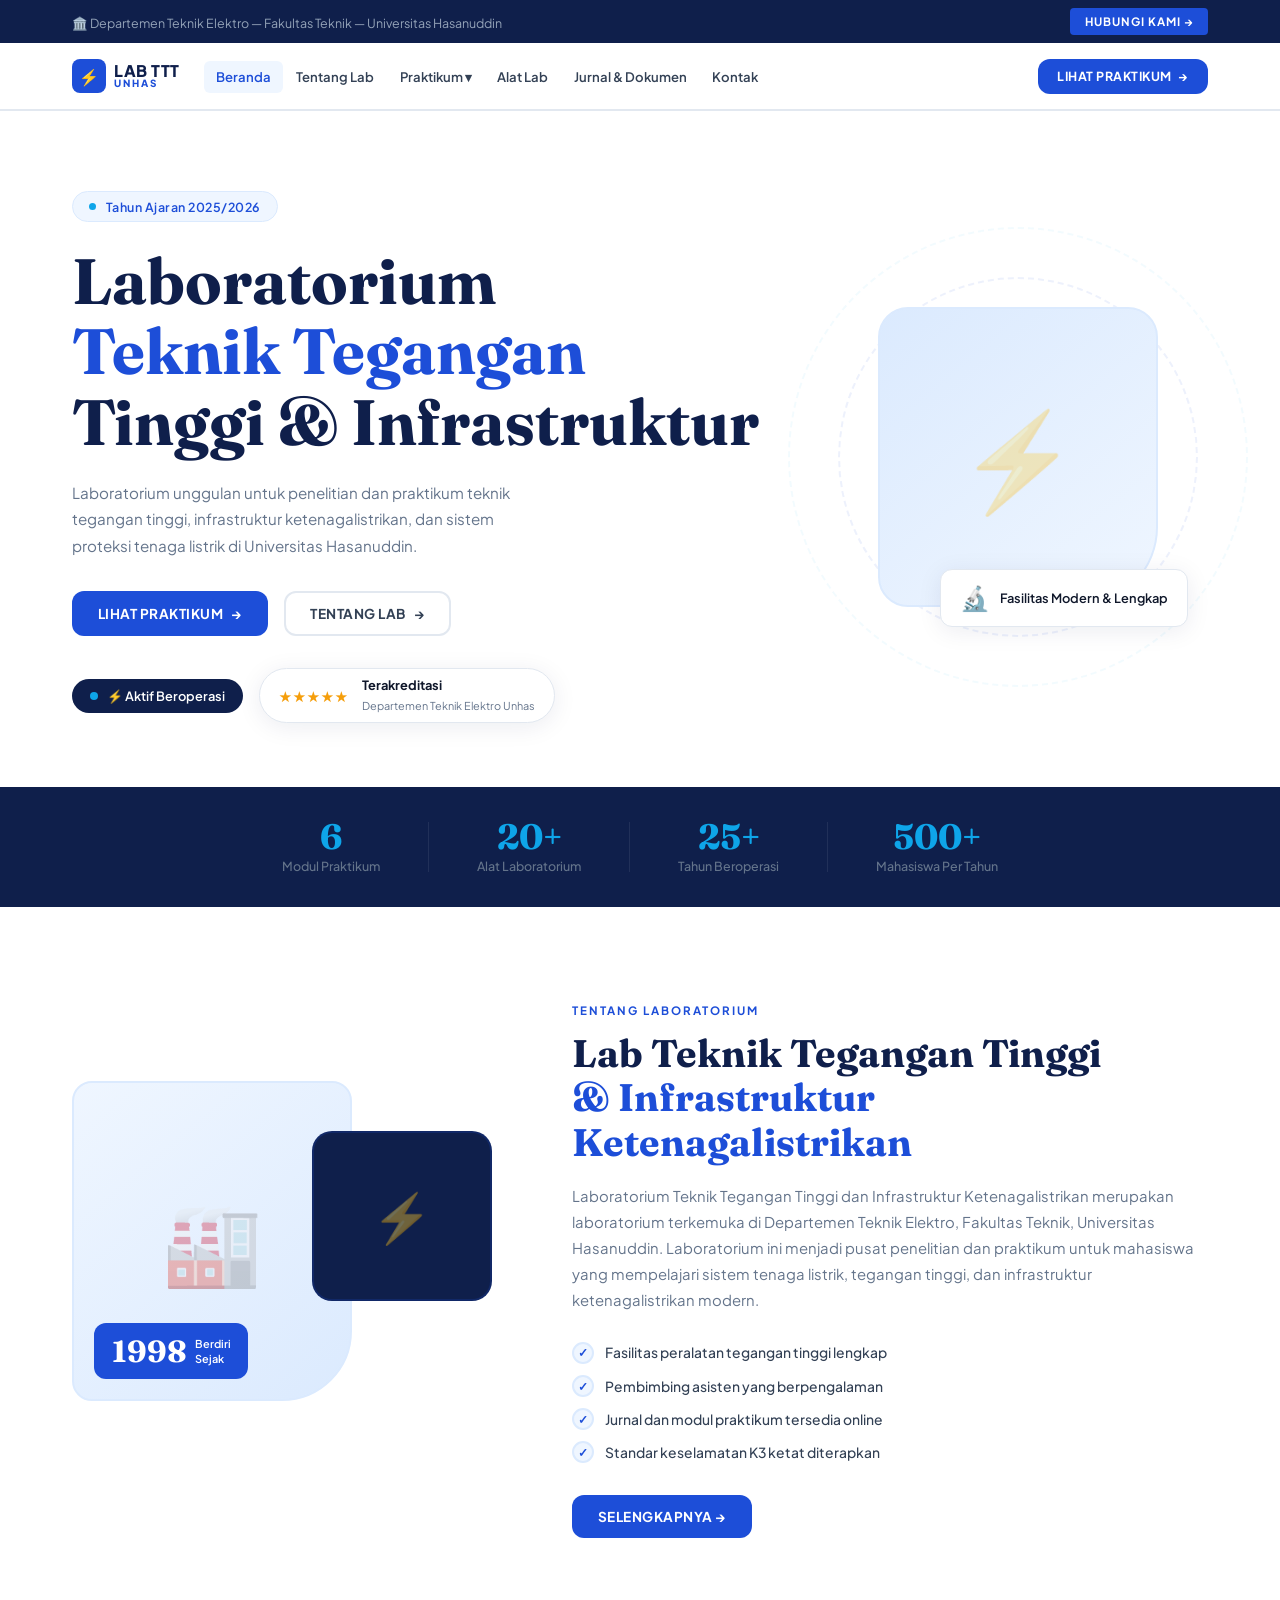
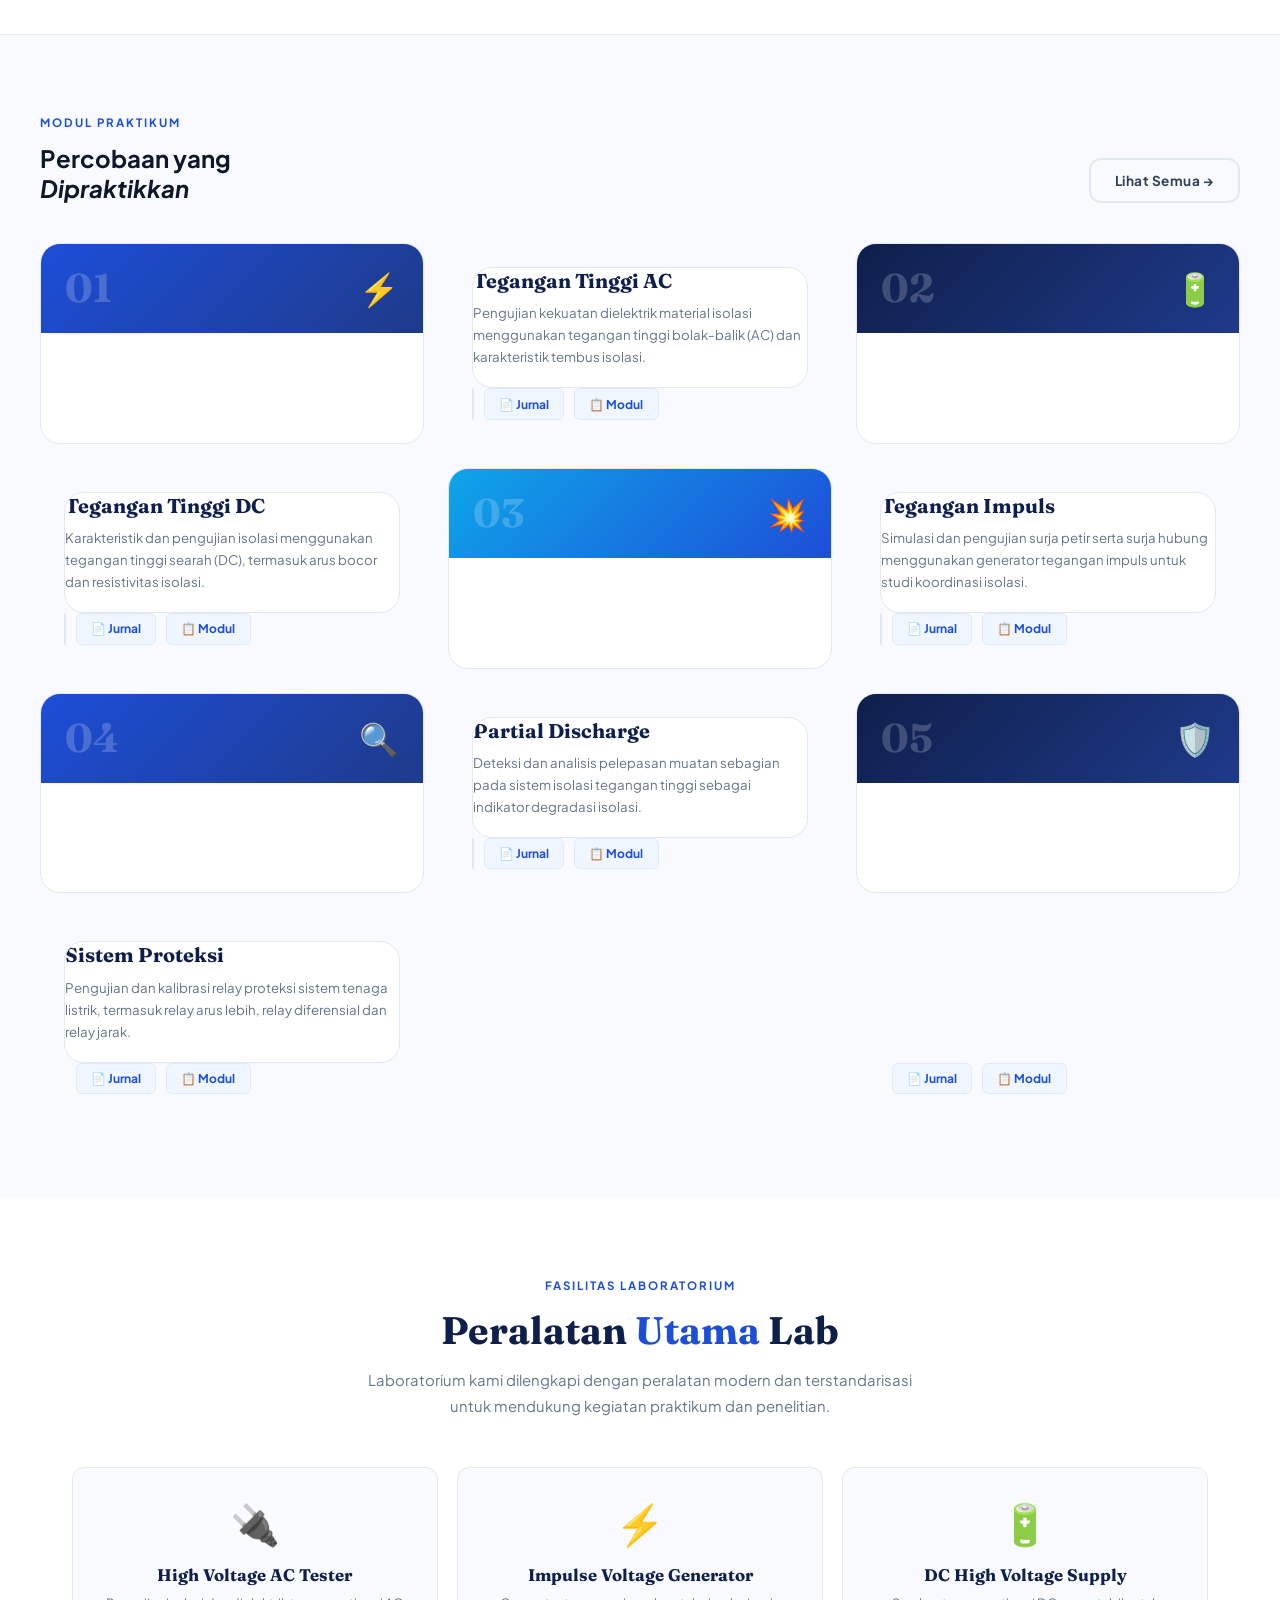
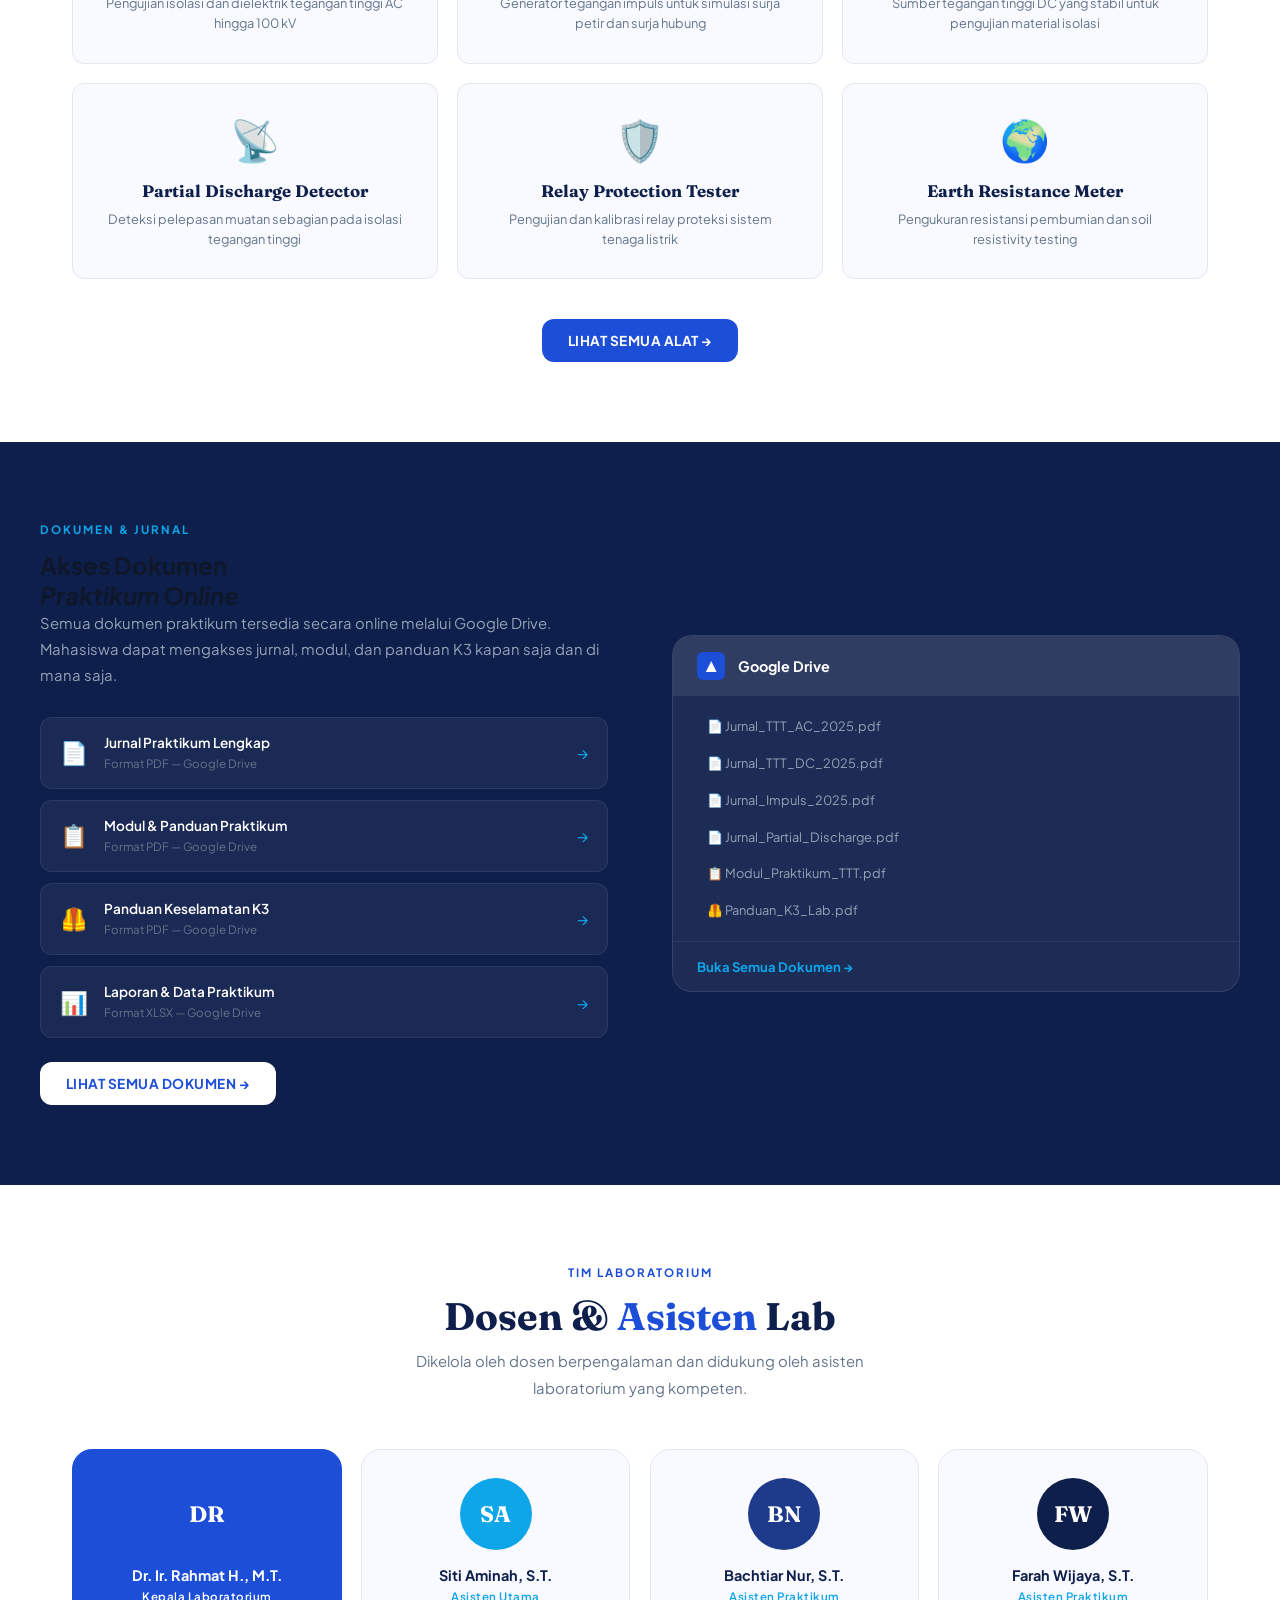
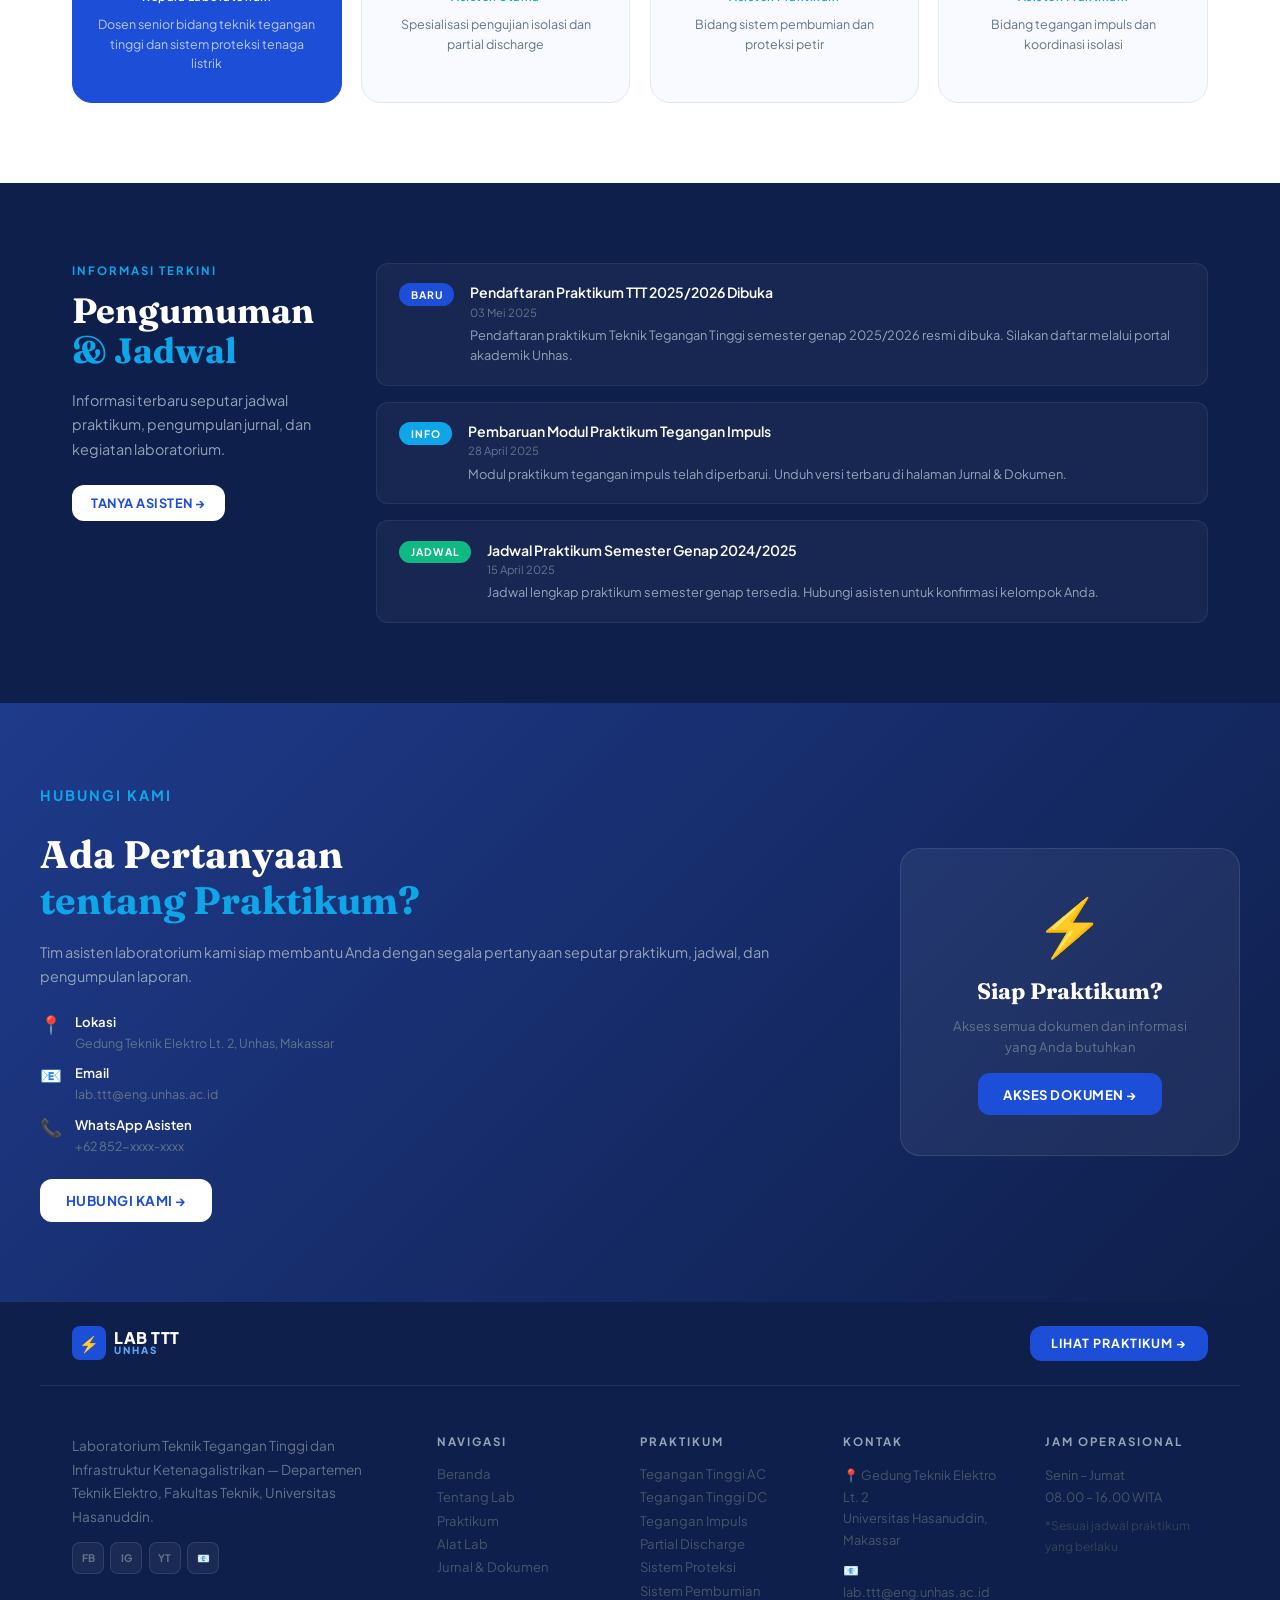
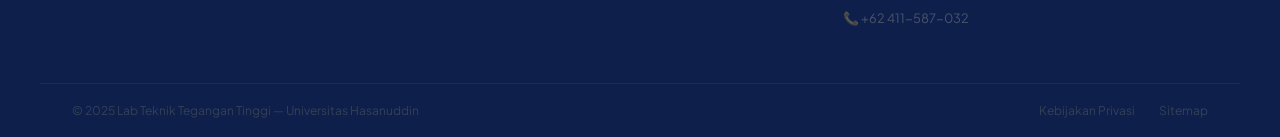
<file: index.html>
<!DOCTYPE html>
<html lang="id">
<head>
  <meta charset="UTF-8"/>
  <meta name="viewport" content="width=device-width, initial-scale=1.0"/>
  <title>Lab Teknik Tegangan Tinggi — Universitas Hasanuddin</title>
  <link rel="preconnect" href="https://fonts.googleapis.com"/>
  <link href="https://fonts.googleapis.com/css2?family=Plus+Jakarta+Sans:wght@300;400;500;600;700;800&family=Fraunces:ital,wght@0,600;0,700;0,800;1,700&display=swap" rel="stylesheet"/>
  <link rel="stylesheet" href="style.css"/>
</head>
<body>

<!-- TOPBAR -->
<div class="topbar">
  <div class="topbar-inner">
    <div class="topbar-left">
      <span class="topbar-link">🏛️ Departemen Teknik Elektro — Fakultas Teknik — Universitas Hasanuddin</span>
    </div>
    <a href="contact.html" class="topbar-cta">HUBUNGI KAMI →</a>
  </div>
</div>

<!-- NAVBAR -->
<nav class="navbar" id="navbar">
  <div class="nav-inner">
    <a href="index.html" class="logo">
      <div class="logo-bolt">⚡</div>
      <div class="logo-text">LAB TTT<span>UNHAS</span></div>
    </a>
    <ul class="nav-links">
      <li><a href="index.html" class="active">Beranda</a></li>
      <li><a href="about.html">Tentang Lab</a></li>
      <li><a href="praktikum.html">Praktikum ▾</a></li>
      <li><a href="alat.html">Alat Lab</a></li>
      <li><a href="jurnal.html">Jurnal & Dokumen</a></li>
      <li><a href="contact.html">Kontak</a></li>
    </ul>
    <div class="nav-actions">
      <a href="praktikum.html" class="nav-contact-btn">LIHAT PRAKTIKUM <span class="nav-arrow">→</span></a>
    </div>
    <button class="hamburger" id="hamburger"><span></span><span></span><span></span></button>
  </div>
</nav>
<div class="mobile-menu" id="mobileMenu">
  <a href="index.html">Beranda</a>
  <a href="about.html">Tentang Lab</a>
  <a href="praktikum.html">Praktikum</a>
  <a href="alat.html">Alat Lab</a>
  <a href="jurnal.html">Jurnal & Dokumen</a>
  <a href="contact.html">Kontak</a>
</div>

<!-- HERO -->
<section class="hero">
  <div class="hero-left">
    <div class="hero-tag"><span class="tag-dot"></span> Tahun Ajaran 2025/2026</div>
    <h1 class="hero-title">
      Laboratorium<br/>
      <em>Teknik Tegangan</em><br/>
      Tinggi & Infrastruktur
    </h1>
    <p class="hero-sub">
      Laboratorium unggulan untuk penelitian dan praktikum teknik tegangan tinggi, 
      infrastruktur ketenagalistrikan, dan sistem proteksi tenaga listrik di Universitas Hasanuddin.
    </p>
    <div class="hero-btns">
      <a href="praktikum.html" class="btn-solid">LIHAT PRAKTIKUM <span>→</span></a>
      <a href="about.html" class="btn-ghost">TENTANG LAB <span>→</span></a>
    </div>
    <div class="hero-badges">
      <div class="hero-badge-1">
        <span class="badge-pulse"></span>
        <span class="badge-label">⚡ Aktif Beroperasi</span>
      </div>
      <div class="hero-badge-2">
        <div class="review-stars">★★★★★</div>
        <div class="review-info">
          <strong>Terakreditasi</strong>
          <span>Departemen Teknik Elektro Unhas</span>
        </div>
      </div>
    </div>
  </div>
  <div class="hero-right">
    <div class="hero-img-wrap">
      <div class="hero-img-bg">
        <div class="hero-center-icon">⚡</div>
      </div>
      <div class="hero-img-card">
        <div class="hero-worker-icon">🔬</div>
        <div class="hero-img-label">Fasilitas Modern & Lengkap</div>
      </div>
    </div>
    <div class="hero-deco-ring r1"></div>
    <div class="hero-deco-ring r2"></div>
  </div>
</section>

<!-- STATS STRIP -->
<div class="stats-strip">
  <div class="stats-strip-inner">
    <div class="strip-stat">
      <strong>6</strong><span>Modul Praktikum</span>
    </div>
    <div class="strip-div"></div>
    <div class="strip-stat">
      <strong>20+</strong><span>Alat Laboratorium</span>
    </div>
    <div class="strip-div"></div>
    <div class="strip-stat">
      <strong>25+</strong><span>Tahun Beroperasi</span>
    </div>
    <div class="strip-div"></div>
    <div class="strip-stat">
      <strong>500+</strong><span>Mahasiswa Per Tahun</span>
    </div>
  </div>
</div>

<!-- ABOUT SECTION (singkat di homepage) -->
<section class="about-split">
  <div class="about-img-col">
    <div class="about-img-main">
      <div class="about-center-icon">🏭</div>
      <div class="about-badge-bottom">
        <span class="ab-num">1998</span>
        <span class="ab-text">Berdiri<br/>Sejak</span>
      </div>
    </div>
    <div class="about-img-side">
      <div class="about-img-icon sm">⚡</div>
    </div>
  </div>
  <div class="about-text-col">
    <p class="eyebrow">TENTANG LABORATORIUM</p>
    <h2>Lab Teknik Tegangan Tinggi<br/><em>& Infrastruktur Ketenagalistrikan</em></h2>
    <p class="body-text">
      Laboratorium Teknik Tegangan Tinggi dan Infrastruktur Ketenagalistrikan merupakan laboratorium
      terkemuka di Departemen Teknik Elektro, Fakultas Teknik, Universitas Hasanuddin. Laboratorium
      ini menjadi pusat penelitian dan praktikum untuk mahasiswa yang mempelajari sistem tenaga listrik,
      tegangan tinggi, dan infrastruktur ketenagalistrikan modern.
    </p>
    <div class="checklist">
      <div class="check-item"><span class="chk">✓</span> Fasilitas peralatan tegangan tinggi lengkap</div>
      <div class="check-item"><span class="chk">✓</span> Pembimbing asisten yang berpengalaman</div>
      <div class="check-item"><span class="chk">✓</span> Jurnal dan modul praktikum tersedia online</div>
      <div class="check-item"><span class="chk">✓</span> Standar keselamatan K3 ketat diterapkan</div>
    </div>
    <a href="about.html" class="btn-solid">SELENGKAPNYA →</a>
  </div>
</section>

<!-- PRAKTIKUM PREVIEW -->
<section class="praktikum-section">
  <div class="praktikum-header">
    <div>
      <p class="eyebrow">MODUL PRAKTIKUM</p>
      <h2>Percobaan yang<br/><em>Dipraktikkan</em></h2>
    </div>
    <a href="praktikum.html" class="btn-ghost">Lihat Semua →</a>
  </div>
  <div class="praktikum-grid">

    <a href="praktikum.html#ttt-ac" class="prak-card">
      <div class="prak-card-header blue">
        <span class="prak-num">01</span>
        <span class="prak-icon">⚡</span>
      </div>
      <div class="prak-card-body">
        <h3>Tegangan Tinggi AC</h3>
        <p>Pengujian kekuatan dielektrik material isolasi menggunakan tegangan tinggi bolak-balik (AC) dan karakteristik tembus isolasi.</p>
        <div class="prak-links">
          <a href="https://drive.google.com/your-link-here" target="_blank" class="prak-link gdrive">📄 Jurnal</a>
          <a href="https://drive.google.com/your-link-here" target="_blank" class="prak-link gdrive">📋 Modul</a>
        </div>
      </div>
    </a>

    <a href="praktikum.html#ttt-dc" class="prak-card">
      <div class="prak-card-header navy">
        <span class="prak-num">02</span>
        <span class="prak-icon">🔋</span>
      </div>
      <div class="prak-card-body">
        <h3>Tegangan Tinggi DC</h3>
        <p>Karakteristik dan pengujian isolasi menggunakan tegangan tinggi searah (DC), termasuk arus bocor dan resistivitas isolasi.</p>
        <div class="prak-links">
          <a href="https://drive.google.com/your-link-here" target="_blank" class="prak-link gdrive">📄 Jurnal</a>
          <a href="https://drive.google.com/your-link-here" target="_blank" class="prak-link gdrive">📋 Modul</a>
        </div>
      </div>
    </a>

    <a href="praktikum.html#ttt-impuls" class="prak-card">
      <div class="prak-card-header accent">
        <span class="prak-num">03</span>
        <span class="prak-icon">💥</span>
      </div>
      <div class="prak-card-body">
        <h3>Tegangan Impuls</h3>
        <p>Simulasi dan pengujian surja petir serta surja hubung menggunakan generator tegangan impuls untuk studi koordinasi isolasi.</p>
        <div class="prak-links">
          <a href="https://drive.google.com/your-link-here" target="_blank" class="prak-link gdrive">📄 Jurnal</a>
          <a href="https://drive.google.com/your-link-here" target="_blank" class="prak-link gdrive">📋 Modul</a>
        </div>
      </div>
    </a>

    <a href="praktikum.html#partial-discharge" class="prak-card">
      <div class="prak-card-header blue">
        <span class="prak-num">04</span>
        <span class="prak-icon">🔍</span>
      </div>
      <div class="prak-card-body">
        <h3>Partial Discharge</h3>
        <p>Deteksi dan analisis pelepasan muatan sebagian pada sistem isolasi tegangan tinggi sebagai indikator degradasi isolasi.</p>
        <div class="prak-links">
          <a href="https://drive.google.com/your-link-here" target="_blank" class="prak-link gdrive">📄 Jurnal</a>
          <a href="https://drive.google.com/your-link-here" target="_blank" class="prak-link gdrive">📋 Modul</a>
        </div>
      </div>
    </a>

    <a href="praktikum.html#proteksi" class="prak-card">
      <div class="prak-card-header navy">
        <span class="prak-num">05</span>
        <span class="prak-icon">🛡️</span>
      </div>
      <div class="prak-card-body">
        <h3>Sistem Proteksi</h3>
        <p>Pengujian dan kalibrasi relay proteksi sistem tenaga listrik, termasuk relay arus lebih, relay diferensial dan relay jarak.</p>
        <div class="prak-links">
          <a href="https://drive.google.com/your-link-here" target="_blank" class="prak-link gdrive">📄 Jurnal</a>
          <a href="https://drive.google.com/your-link-here" target="_blank" class="prak-link gdrive">📋 Modul</a>
        </div>
      </div>
    </a>

    <a href="praktikum.html#grounding" class="prak-card">
      <div class="prak-card-header accent">
        <span class="prak-num">06</span>
        <span class="prak-icon">🌍</span>
      </div>
      <div class="prak-card-body">
        <h3>Sistem Pembumian</h3>
        <p>Pengukuran dan analisis resistansi pembumian sistem tenaga listrik serta evaluasi efektivitas sistem grounding.</p>
        <div class="prak-links">
          <a href="https://drive.google.com/your-link-here" target="_blank" class="prak-link gdrive">📄 Jurnal</a>
          <a href="https://drive.google.com/your-link-here" target="_blank" class="prak-link gdrive">📋 Modul</a>
        </div>
      </div>
    </a>

  </div>
</section>

<!-- ALAT LAB PREVIEW -->
<section class="alat-preview">
  <div class="alat-preview-header">
    <p class="eyebrow">FASILITAS LABORATORIUM</p>
    <h2>Peralatan <em>Utama</em> Lab</h2>
    <p class="body-text" style="max-width:560px;margin:0 auto 2.5rem">
      Laboratorium kami dilengkapi dengan peralatan modern dan terstandarisasi untuk mendukung kegiatan praktikum dan penelitian.
    </p>
  </div>
  <div class="alat-grid">
    <div class="alat-card">
      <div class="alat-icon">🔌</div>
      <h4>High Voltage AC Tester</h4>
      <p>Pengujian isolasi dan dielektrik tegangan tinggi AC hingga 100 kV</p>
    </div>
    <div class="alat-card">
      <div class="alat-icon">⚡</div>
      <h4>Impulse Voltage Generator</h4>
      <p>Generator tegangan impuls untuk simulasi surja petir dan surja hubung</p>
    </div>
    <div class="alat-card">
      <div class="alat-icon">🔋</div>
      <h4>DC High Voltage Supply</h4>
      <p>Sumber tegangan tinggi DC yang stabil untuk pengujian material isolasi</p>
    </div>
    <div class="alat-card">
      <div class="alat-icon">📡</div>
      <h4>Partial Discharge Detector</h4>
      <p>Deteksi pelepasan muatan sebagian pada isolasi tegangan tinggi</p>
    </div>
    <div class="alat-card">
      <div class="alat-icon">🛡️</div>
      <h4>Relay Protection Tester</h4>
      <p>Pengujian dan kalibrasi relay proteksi sistem tenaga listrik</p>
    </div>
    <div class="alat-card">
      <div class="alat-icon">🌍</div>
      <h4>Earth Resistance Meter</h4>
      <p>Pengukuran resistansi pembumian dan soil resistivity testing</p>
    </div>
  </div>
  <div style="text-align:center;margin-top:2.5rem">
    <a href="alat.html" class="btn-solid">LIHAT SEMUA ALAT →</a>
  </div>
</section>

<!-- DOKUMEN & JURNAL (preview) -->
<section class="dokumen-section">
  <div class="dokumen-inner">
    <div class="dokumen-text">
      <p class="eyebrow light">DOKUMEN & JURNAL</p>
      <h2>Akses Dokumen<br/><em>Praktikum Online</em></h2>
      <p class="body-text" style="color:#94A3B8">
        Semua dokumen praktikum tersedia secara online melalui Google Drive. 
        Mahasiswa dapat mengakses jurnal, modul, dan panduan K3 kapan saja dan di mana saja.
      </p>
      <div class="dokumen-list">
        <a href="https://drive.google.com/your-link-here" target="_blank" class="dok-item">
          <div class="dok-icon">📄</div>
          <div class="dok-info"><strong>Jurnal Praktikum Lengkap</strong><span>Format PDF — Google Drive</span></div>
          <span class="dok-arrow">→</span>
        </a>
        <a href="https://drive.google.com/your-link-here" target="_blank" class="dok-item">
          <div class="dok-icon">📋</div>
          <div class="dok-info"><strong>Modul & Panduan Praktikum</strong><span>Format PDF — Google Drive</span></div>
          <span class="dok-arrow">→</span>
        </a>
        <a href="https://drive.google.com/your-link-here" target="_blank" class="dok-item">
          <div class="dok-icon">🦺</div>
          <div class="dok-info"><strong>Panduan Keselamatan K3</strong><span>Format PDF — Google Drive</span></div>
          <span class="dok-arrow">→</span>
        </a>
        <a href="https://drive.google.com/your-link-here" target="_blank" class="dok-item">
          <div class="dok-icon">📊</div>
          <div class="dok-info"><strong>Laporan & Data Praktikum</strong><span>Format XLSX — Google Drive</span></div>
          <span class="dok-arrow">→</span>
        </a>
      </div>
      <a href="jurnal.html" class="btn-white" style="margin-top:1.5rem;display:inline-flex">LIHAT SEMUA DOKUMEN →</a>
    </div>
    <div class="dokumen-visual">
      <div class="drive-card">
        <div class="drive-card-header">
          <div class="drive-logo">▲</div>
          <span>Google Drive</span>
        </div>
        <div class="drive-files">
          <div class="drive-file">📄 Jurnal_TTT_AC_2025.pdf</div>
          <div class="drive-file">📄 Jurnal_TTT_DC_2025.pdf</div>
          <div class="drive-file">📄 Jurnal_Impuls_2025.pdf</div>
          <div class="drive-file">📄 Jurnal_Partial_Discharge.pdf</div>
          <div class="drive-file">📋 Modul_Praktikum_TTT.pdf</div>
          <div class="drive-file">🦺 Panduan_K3_Lab.pdf</div>
        </div>
        <a href="jurnal.html" class="drive-cta">Buka Semua Dokumen →</a>
      </div>
    </div>
  </div>
</section>

<!-- TIM ASISTEN -->
<section class="tim-section">
  <p class="eyebrow" style="text-align:center">TIM LABORATORIUM</p>
  <h2 style="text-align:center;font-family:var(--font-head);font-size:clamp(1.8rem,3vw,2.5rem);color:var(--navy);margin-bottom:.5rem">
    Dosen & <em style="color:var(--blue);font-style:normal">Asisten</em> Lab
  </h2>
  <p class="body-text" style="text-align:center;max-width:520px;margin:0 auto 3rem">
    Dikelola oleh dosen berpengalaman dan didukung oleh asisten laboratorium yang kompeten.
  </p>
  <div class="tim-grid">
    <div class="tim-card featured">
      <div class="tim-avatar" style="background:var(--blue)">DR</div>
      <strong>Dr. Ir. Rahmat H., M.T.</strong>
      <span class="tim-role">Kepala Laboratorium</span>
      <p class="tim-desc">Dosen senior bidang teknik tegangan tinggi dan sistem proteksi tenaga listrik</p>
    </div>
    <div class="tim-card">
      <div class="tim-avatar" style="background:#0EA5E9">SA</div>
      <strong>Siti Aminah, S.T.</strong>
      <span class="tim-role">Asisten Utama</span>
      <p class="tim-desc">Spesialisasi pengujian isolasi dan partial discharge</p>
    </div>
    <div class="tim-card">
      <div class="tim-avatar" style="background:#1E3A8A">BN</div>
      <strong>Bachtiar Nur, S.T.</strong>
      <span class="tim-role">Asisten Praktikum</span>
      <p class="tim-desc">Bidang sistem pembumian dan proteksi petir</p>
    </div>
    <div class="tim-card">
      <div class="tim-avatar" style="background:#0F1F4B">FW</div>
      <strong>Farah Wijaya, S.T.</strong>
      <span class="tim-role">Asisten Praktikum</span>
      <p class="tim-desc">Bidang tegangan impuls dan koordinasi isolasi</p>
    </div>
  </div>
</section>

<!-- PENGUMUMAN -->
<section class="pengumuman-section">
  <div class="peng-left">
    <p class="eyebrow light">INFORMASI TERKINI</p>
    <h2>Pengumuman<br/><em>& Jadwal</em></h2>
    <p style="color:#94A3B8;font-size:.9rem;line-height:1.7;margin-bottom:1.5rem">
      Informasi terbaru seputar jadwal praktikum, pengumpulan jurnal, dan kegiatan laboratorium.
    </p>
    <a href="contact.html" class="btn-white sm">TANYA ASISTEN →</a>
  </div>
  <div class="peng-right">
    <div class="peng-item new">
      <div class="peng-badge">BARU</div>
      <div class="peng-content">
        <strong>Pendaftaran Praktikum TTT 2025/2026 Dibuka</strong>
        <span>03 Mei 2025</span>
        <p>Pendaftaran praktikum Teknik Tegangan Tinggi semester genap 2025/2026 resmi dibuka. Silakan daftar melalui portal akademik Unhas.</p>
      </div>
    </div>
    <div class="peng-item">
      <div class="peng-badge info">INFO</div>
      <div class="peng-content">
        <strong>Pembaruan Modul Praktikum Tegangan Impuls</strong>
        <span>28 April 2025</span>
        <p>Modul praktikum tegangan impuls telah diperbarui. Unduh versi terbaru di halaman Jurnal & Dokumen.</p>
      </div>
    </div>
    <div class="peng-item">
      <div class="peng-badge jadwal">JADWAL</div>
      <div class="peng-content">
        <strong>Jadwal Praktikum Semester Genap 2024/2025</strong>
        <span>15 April 2025</span>
        <p>Jadwal lengkap praktikum semester genap tersedia. Hubungi asisten untuk konfirmasi kelompok Anda.</p>
      </div>
    </div>
  </div>
</section>

<!-- CTA / KONTAK -->
<section class="cta-bottom">
  <div class="cta-bottom-inner">
    <div class="cta-bottom-text">
      <p class="eyebrow light">HUBUNGI KAMI</p>
      <h2>Ada Pertanyaan<br/><em>tentang Praktikum?</em></h2>
      <p>Tim asisten laboratorium kami siap membantu Anda dengan segala pertanyaan seputar praktikum, jadwal, dan pengumpulan laporan.</p>
      <div class="cta-contacts">
        <div class="cta-contact-item">
          <span>📍</span>
          <div><strong>Lokasi</strong><span>Gedung Teknik Elektro Lt. 2, Unhas, Makassar</span></div>
        </div>
        <div class="cta-contact-item">
          <span>📧</span>
          <div><strong>Email</strong><span>lab.ttt@eng.unhas.ac.id</span></div>
        </div>
        <div class="cta-contact-item">
          <span>📞</span>
          <div><strong>WhatsApp Asisten</strong><span>+62 852-xxxx-xxxx</span></div>
        </div>
      </div>
      <a href="contact.html" class="btn-white" style="margin-top:1.5rem;display:inline-flex">HUBUNGI KAMI →</a>
    </div>
    <div class="cta-bottom-visual">
      <div class="cta-vis-card">
        <div class="cta-vis-icon">⚡</div>
        <h3>Siap Praktikum?</h3>
        <p>Akses semua dokumen dan informasi yang Anda butuhkan</p>
        <a href="jurnal.html" class="btn-solid" style="margin-top:1rem;font-size:.82rem">AKSES DOKUMEN →</a>
      </div>
    </div>
  </div>
</section>

<!-- FOOTER -->
<footer class="footer">
  <div class="footer-top-bar">
    <a href="index.html" class="logo" style="color:white">
      <div class="logo-bolt">⚡</div>
      <div class="logo-text" style="color:white">LAB TTT<span style="color:#60A5FA">UNHAS</span></div>
    </a>
    <a href="praktikum.html" class="footer-book-btn">LIHAT PRAKTIKUM →</a>
  </div>
  <div class="footer-grid">
    <div class="footer-col brand">
      <p>Laboratorium Teknik Tegangan Tinggi dan Infrastruktur Ketenagalistrikan — Departemen Teknik Elektro, Fakultas Teknik, Universitas Hasanuddin.</p>
      <div class="footer-socials">
        <a href="#">FB</a><a href="#">IG</a><a href="#">YT</a><a href="#">📧</a>
      </div>
    </div>
    <div class="footer-col">
      <h4>Navigasi</h4>
      <a href="index.html" style="display:block;font-size:.82rem;color:#475569;margin-bottom:.4rem">Beranda</a>
      <a href="about.html" style="display:block;font-size:.82rem;color:#475569;margin-bottom:.4rem">Tentang Lab</a>
      <a href="praktikum.html" style="display:block;font-size:.82rem;color:#475569;margin-bottom:.4rem">Praktikum</a>
      <a href="alat.html" style="display:block;font-size:.82rem;color:#475569;margin-bottom:.4rem">Alat Lab</a>
      <a href="jurnal.html" style="display:block;font-size:.82rem;color:#475569;margin-bottom:.4rem">Jurnal & Dokumen</a>
    </div>
    <div class="footer-col">
      <h4>Praktikum</h4>
      <a href="praktikum.html#ttt-ac" style="display:block;font-size:.82rem;color:#475569;margin-bottom:.4rem">Tegangan Tinggi AC</a>
      <a href="praktikum.html#ttt-dc" style="display:block;font-size:.82rem;color:#475569;margin-bottom:.4rem">Tegangan Tinggi DC</a>
      <a href="praktikum.html#ttt-impuls" style="display:block;font-size:.82rem;color:#475569;margin-bottom:.4rem">Tegangan Impuls</a>
      <a href="praktikum.html#partial-discharge" style="display:block;font-size:.82rem;color:#475569;margin-bottom:.4rem">Partial Discharge</a>
      <a href="praktikum.html#proteksi" style="display:block;font-size:.82rem;color:#475569;margin-bottom:.4rem">Sistem Proteksi</a>
      <a href="praktikum.html#grounding" style="display:block;font-size:.82rem;color:#475569;margin-bottom:.4rem">Sistem Pembumian</a>
    </div>
    <div class="footer-col">
      <h4>Kontak</h4>
      <p>📍 Gedung Teknik Elektro Lt. 2<br/>Universitas Hasanuddin, Makassar</p>
      <p style="margin-top:.5rem">📧 lab.ttt@eng.unhas.ac.id</p>
      <p style="margin-top:.3rem">📞 +62 411-587-032</p>
    </div>
    <div class="footer-col">
      <h4>Jam Operasional</h4>
      <p>Senin – Jumat<br/>08.00 – 16.00 WITA</p>
      <p style="margin-top:.5rem;font-size:.75rem;color:#334155">*Sesuai jadwal praktikum yang berlaku</p>
    </div>
  </div>
  <div class="footer-bottom">
    <span>© 2025 Lab Teknik Tegangan Tinggi — Universitas Hasanuddin</span>
    <div class="footer-links-row">
      <a href="#">Kebijakan Privasi</a>
      <a href="#">Sitemap</a>
    </div>
  </div>
</footer>

<script src="script.js"></script>
</body>
</html>
</file>
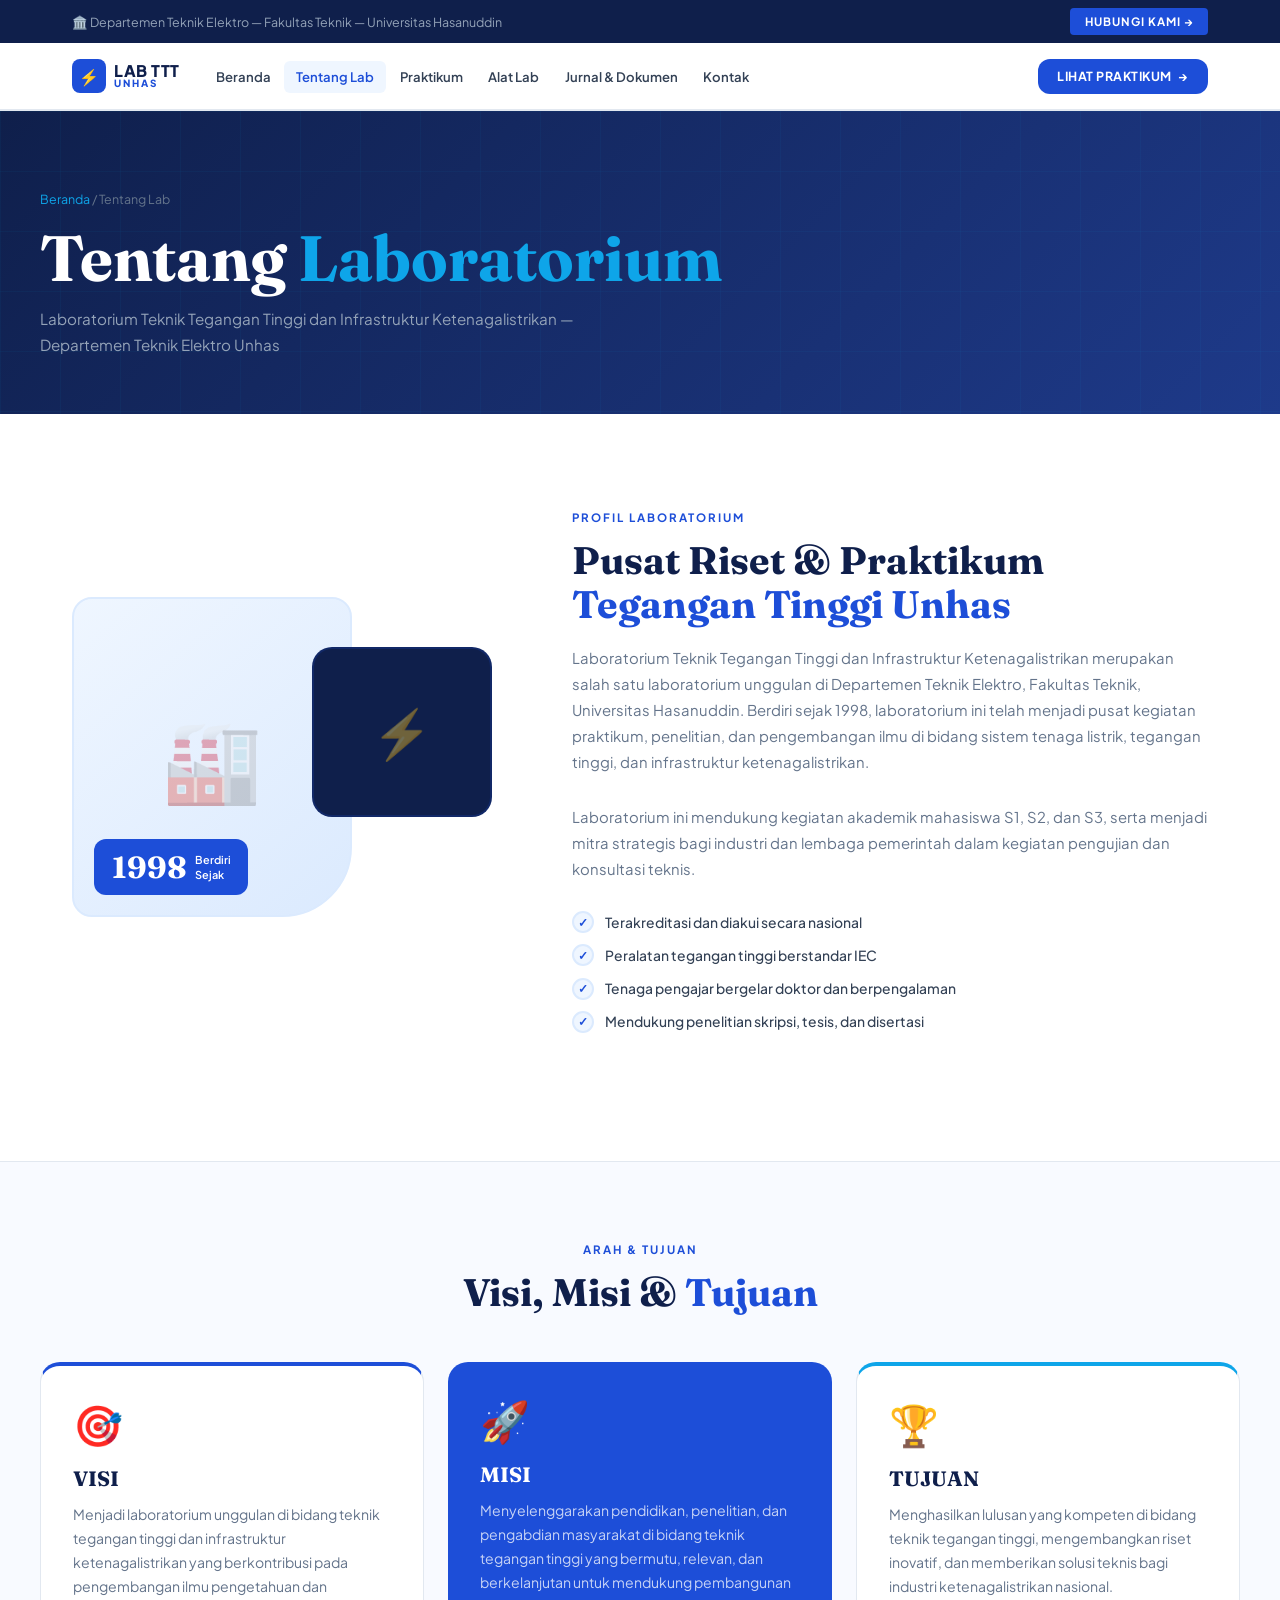
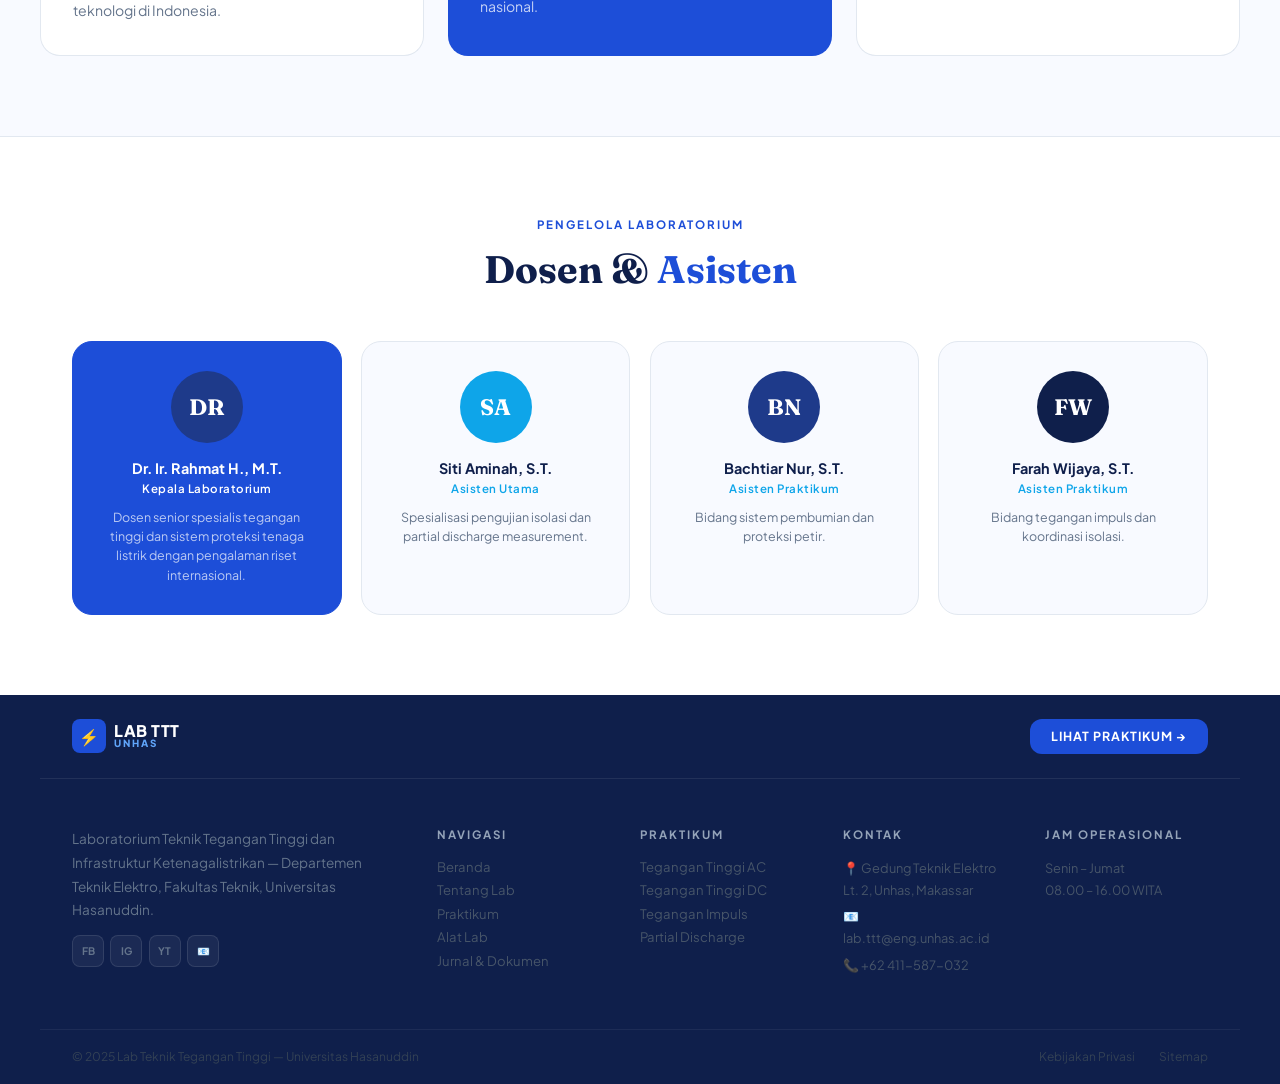
<file: about.html>
<!DOCTYPE html>
<html lang="id">
<head>
  <meta charset="UTF-8"/><meta name="viewport" content="width=device-width, initial-scale=1.0"/>
  <title>Tentang Lab — Lab Teknik Tegangan Tinggi Unhas</title>
  <link rel="preconnect" href="https://fonts.googleapis.com"/>
  <link href="https://fonts.googleapis.com/css2?family=Plus+Jakarta+Sans:wght@300;400;500;600;700;800&family=Fraunces:ital,wght@0,600;0,700;0,800;1,700&display=swap" rel="stylesheet"/>
  <link rel="stylesheet" href="style.css"/>
</head>
<body>
<div class="topbar"><div class="topbar-inner"><span class="topbar-link">🏛️ Departemen Teknik Elektro — Fakultas Teknik — Universitas Hasanuddin</span><a href="contact.html" class="topbar-cta">HUBUNGI KAMI →</a></div></div>
<nav class="navbar" id="navbar"><div class="nav-inner">
  <a href="index.html" class="logo"><div class="logo-bolt">⚡</div><div class="logo-text">LAB TTT<span>UNHAS</span></div></a>
  <ul class="nav-links">
    <li><a href="index.html">Beranda</a></li>
    <li><a href="about.html" class="active">Tentang Lab</a></li>
    <li><a href="praktikum.html">Praktikum</a></li>
    <li><a href="alat.html">Alat Lab</a></li>
    <li><a href="jurnal.html">Jurnal & Dokumen</a></li>
    <li><a href="contact.html">Kontak</a></li>
  </ul>
  <div class="nav-actions"><a href="praktikum.html" class="nav-contact-btn">LIHAT PRAKTIKUM <span class="nav-arrow">→</span></a></div>
  <button class="hamburger" id="hamburger"><span></span><span></span><span></span></button>
</div></nav>
<div class="mobile-menu" id="mobileMenu">
  <a href="index.html">Beranda</a><a href="about.html">Tentang Lab</a><a href="praktikum.html">Praktikum</a><a href="alat.html">Alat Lab</a><a href="jurnal.html">Jurnal & Dokumen</a><a href="contact.html">Kontak</a>
</div>

<section class="page-hero">
  <div class="page-hero-inner">
    <div class="breadcrumb"><a href="index.html">Beranda</a> / Tentang Lab</div>
    <h1>Tentang <em>Laboratorium</em></h1>
    <p>Laboratorium Teknik Tegangan Tinggi dan Infrastruktur Ketenagalistrikan — Departemen Teknik Elektro Unhas</p>
  </div>
</section>

<section class="about-split">
  <div class="about-img-col">
    <div class="about-img-main"><div class="about-center-icon">🏭</div>
      <div class="about-badge-bottom"><span class="ab-num">1998</span><span class="ab-text">Berdiri<br/>Sejak</span></div>
    </div>
    <div class="about-img-side"><div class="about-img-icon sm">⚡</div></div>
  </div>
  <div class="about-text-col">
    <p class="eyebrow">PROFIL LABORATORIUM</p>
    <h2>Pusat Riset & Praktikum<br/><em>Tegangan Tinggi Unhas</em></h2>
    <p class="body-text">Laboratorium Teknik Tegangan Tinggi dan Infrastruktur Ketenagalistrikan merupakan salah satu laboratorium unggulan di Departemen Teknik Elektro, Fakultas Teknik, Universitas Hasanuddin. Berdiri sejak 1998, laboratorium ini telah menjadi pusat kegiatan praktikum, penelitian, dan pengembangan ilmu di bidang sistem tenaga listrik, tegangan tinggi, dan infrastruktur ketenagalistrikan.</p>
    <p class="body-text">Laboratorium ini mendukung kegiatan akademik mahasiswa S1, S2, dan S3, serta menjadi mitra strategis bagi industri dan lembaga pemerintah dalam kegiatan pengujian dan konsultasi teknis.</p>
    <div class="checklist">
      <div class="check-item"><span class="chk">✓</span> Terakreditasi dan diakui secara nasional</div>
      <div class="check-item"><span class="chk">✓</span> Peralatan tegangan tinggi berstandar IEC</div>
      <div class="check-item"><span class="chk">✓</span> Tenaga pengajar bergelar doktor dan berpengalaman</div>
      <div class="check-item"><span class="chk">✓</span> Mendukung penelitian skripsi, tesis, dan disertasi</div>
    </div>
  </div>
</section>

<!-- VISI MISI -->
<section style="background:var(--off-white);border-top:1px solid var(--border);border-bottom:1px solid var(--border);padding:5rem 2rem;">
  <div style="max-width:1200px;margin:0 auto;">
    <p class="eyebrow" style="text-align:center">ARAH & TUJUAN</p>
    <h2 class="section-h2" style="text-align:center;margin-bottom:3rem">Visi, Misi & <em>Tujuan</em></h2>
    <div style="display:grid;grid-template-columns:repeat(3,1fr);gap:1.5rem;">
      <div style="background:var(--white);border:1px solid var(--border);border-top:4px solid var(--blue);border-radius:var(--radius-lg);padding:2rem;">
        <div style="font-size:2.5rem;margin-bottom:1rem">🎯</div>
        <h3 style="font-family:var(--font-head);font-size:1.3rem;color:var(--navy);margin-bottom:.8rem;font-weight:700">VISI</h3>
        <p style="font-size:.88rem;line-height:1.7;color:var(--text-gray)">Menjadi laboratorium unggulan di bidang teknik tegangan tinggi dan infrastruktur ketenagalistrikan yang berkontribusi pada pengembangan ilmu pengetahuan dan teknologi di Indonesia.</p>
      </div>
      <div style="background:var(--blue);border-radius:var(--radius-lg);padding:2rem;">
        <div style="font-size:2.5rem;margin-bottom:1rem">🚀</div>
        <h3 style="font-family:var(--font-head);font-size:1.3rem;color:white;margin-bottom:.8rem;font-weight:700">MISI</h3>
        <p style="font-size:.88rem;line-height:1.7;color:rgba(255,255,255,.75)">Menyelenggarakan pendidikan, penelitian, dan pengabdian masyarakat di bidang teknik tegangan tinggi yang bermutu, relevan, dan berkelanjutan untuk mendukung pembangunan nasional.</p>
      </div>
      <div style="background:var(--white);border:1px solid var(--border);border-top:4px solid var(--accent);border-radius:var(--radius-lg);padding:2rem;">
        <div style="font-size:2.5rem;margin-bottom:1rem">🏆</div>
        <h3 style="font-family:var(--font-head);font-size:1.3rem;color:var(--navy);margin-bottom:.8rem;font-weight:700">TUJUAN</h3>
        <p style="font-size:.88rem;line-height:1.7;color:var(--text-gray)">Menghasilkan lulusan yang kompeten di bidang teknik tegangan tinggi, mengembangkan riset inovatif, dan memberikan solusi teknis bagi industri ketenagalistrikan nasional.</p>
      </div>
    </div>
  </div>
</section>

<!-- TIM -->
<section class="tim-section">
  <p class="eyebrow" style="text-align:center">PENGELOLA LABORATORIUM</p>
  <h2 style="text-align:center;font-family:var(--font-head);font-size:clamp(1.8rem,3vw,2.5rem);color:var(--navy);margin-bottom:3rem;font-weight:700">Dosen & <em style="color:var(--blue);font-style:normal">Asisten</em></h2>
  <div class="tim-grid">
    <div class="tim-card featured"><div class="tim-avatar" style="background:var(--blue-dark)">DR</div><strong>Dr. Ir. Rahmat H., M.T.</strong><span class="tim-role">Kepala Laboratorium</span><p class="tim-desc">Dosen senior spesialis tegangan tinggi dan sistem proteksi tenaga listrik dengan pengalaman riset internasional.</p></div>
    <div class="tim-card"><div class="tim-avatar" style="background:#0EA5E9">SA</div><strong>Siti Aminah, S.T.</strong><span class="tim-role">Asisten Utama</span><p class="tim-desc">Spesialisasi pengujian isolasi dan partial discharge measurement.</p></div>
    <div class="tim-card"><div class="tim-avatar" style="background:#1E3A8A">BN</div><strong>Bachtiar Nur, S.T.</strong><span class="tim-role">Asisten Praktikum</span><p class="tim-desc">Bidang sistem pembumian dan proteksi petir.</p></div>
    <div class="tim-card"><div class="tim-avatar" style="background:#0F1F4B">FW</div><strong>Farah Wijaya, S.T.</strong><span class="tim-role">Asisten Praktikum</span><p class="tim-desc">Bidang tegangan impuls dan koordinasi isolasi.</p></div>
  </div>
</section>

<footer class="footer">
  <div class="footer-top-bar"><a href="index.html" class="logo" style="color:white"><div class="logo-bolt">⚡</div><div class="logo-text" style="color:white">LAB TTT<span style="color:#60A5FA">UNHAS</span></div></a><a href="praktikum.html" class="footer-book-btn">LIHAT PRAKTIKUM →</a></div>
  <div class="footer-grid">
    <div class="footer-col brand"><p>Laboratorium Teknik Tegangan Tinggi dan Infrastruktur Ketenagalistrikan — Departemen Teknik Elektro, Fakultas Teknik, Universitas Hasanuddin.</p><div class="footer-socials"><a href="#">FB</a><a href="#">IG</a><a href="#">YT</a><a href="#">📧</a></div></div>
    <div class="footer-col"><h4>Navigasi</h4><a href="index.html" style="display:block;font-size:.82rem;color:#475569;margin-bottom:.4rem">Beranda</a><a href="about.html" style="display:block;font-size:.82rem;color:#475569;margin-bottom:.4rem">Tentang Lab</a><a href="praktikum.html" style="display:block;font-size:.82rem;color:#475569;margin-bottom:.4rem">Praktikum</a><a href="alat.html" style="display:block;font-size:.82rem;color:#475569;margin-bottom:.4rem">Alat Lab</a><a href="jurnal.html" style="display:block;font-size:.82rem;color:#475569;margin-bottom:.4rem">Jurnal & Dokumen</a></div>
    <div class="footer-col"><h4>Praktikum</h4><a href="praktikum.html#ttt-ac" style="display:block;font-size:.82rem;color:#475569;margin-bottom:.4rem">Tegangan Tinggi AC</a><a href="praktikum.html#ttt-dc" style="display:block;font-size:.82rem;color:#475569;margin-bottom:.4rem">Tegangan Tinggi DC</a><a href="praktikum.html#ttt-impuls" style="display:block;font-size:.82rem;color:#475569;margin-bottom:.4rem">Tegangan Impuls</a><a href="praktikum.html#partial-discharge" style="display:block;font-size:.82rem;color:#475569;margin-bottom:.4rem">Partial Discharge</a></div>
    <div class="footer-col"><h4>Kontak</h4><p>📍 Gedung Teknik Elektro Lt. 2, Unhas, Makassar</p><p>📧 lab.ttt@eng.unhas.ac.id</p><p>📞 +62 411-587-032</p></div>
    <div class="footer-col"><h4>Jam Operasional</h4><p>Senin – Jumat<br/>08.00 – 16.00 WITA</p></div>
  </div>
  <div class="footer-bottom"><span>© 2025 Lab Teknik Tegangan Tinggi — Universitas Hasanuddin</span><div class="footer-links-row"><a href="#">Kebijakan Privasi</a><a href="#">Sitemap</a></div></div>
</footer>
<script src="script.js"></script>
</body></html>
</file>
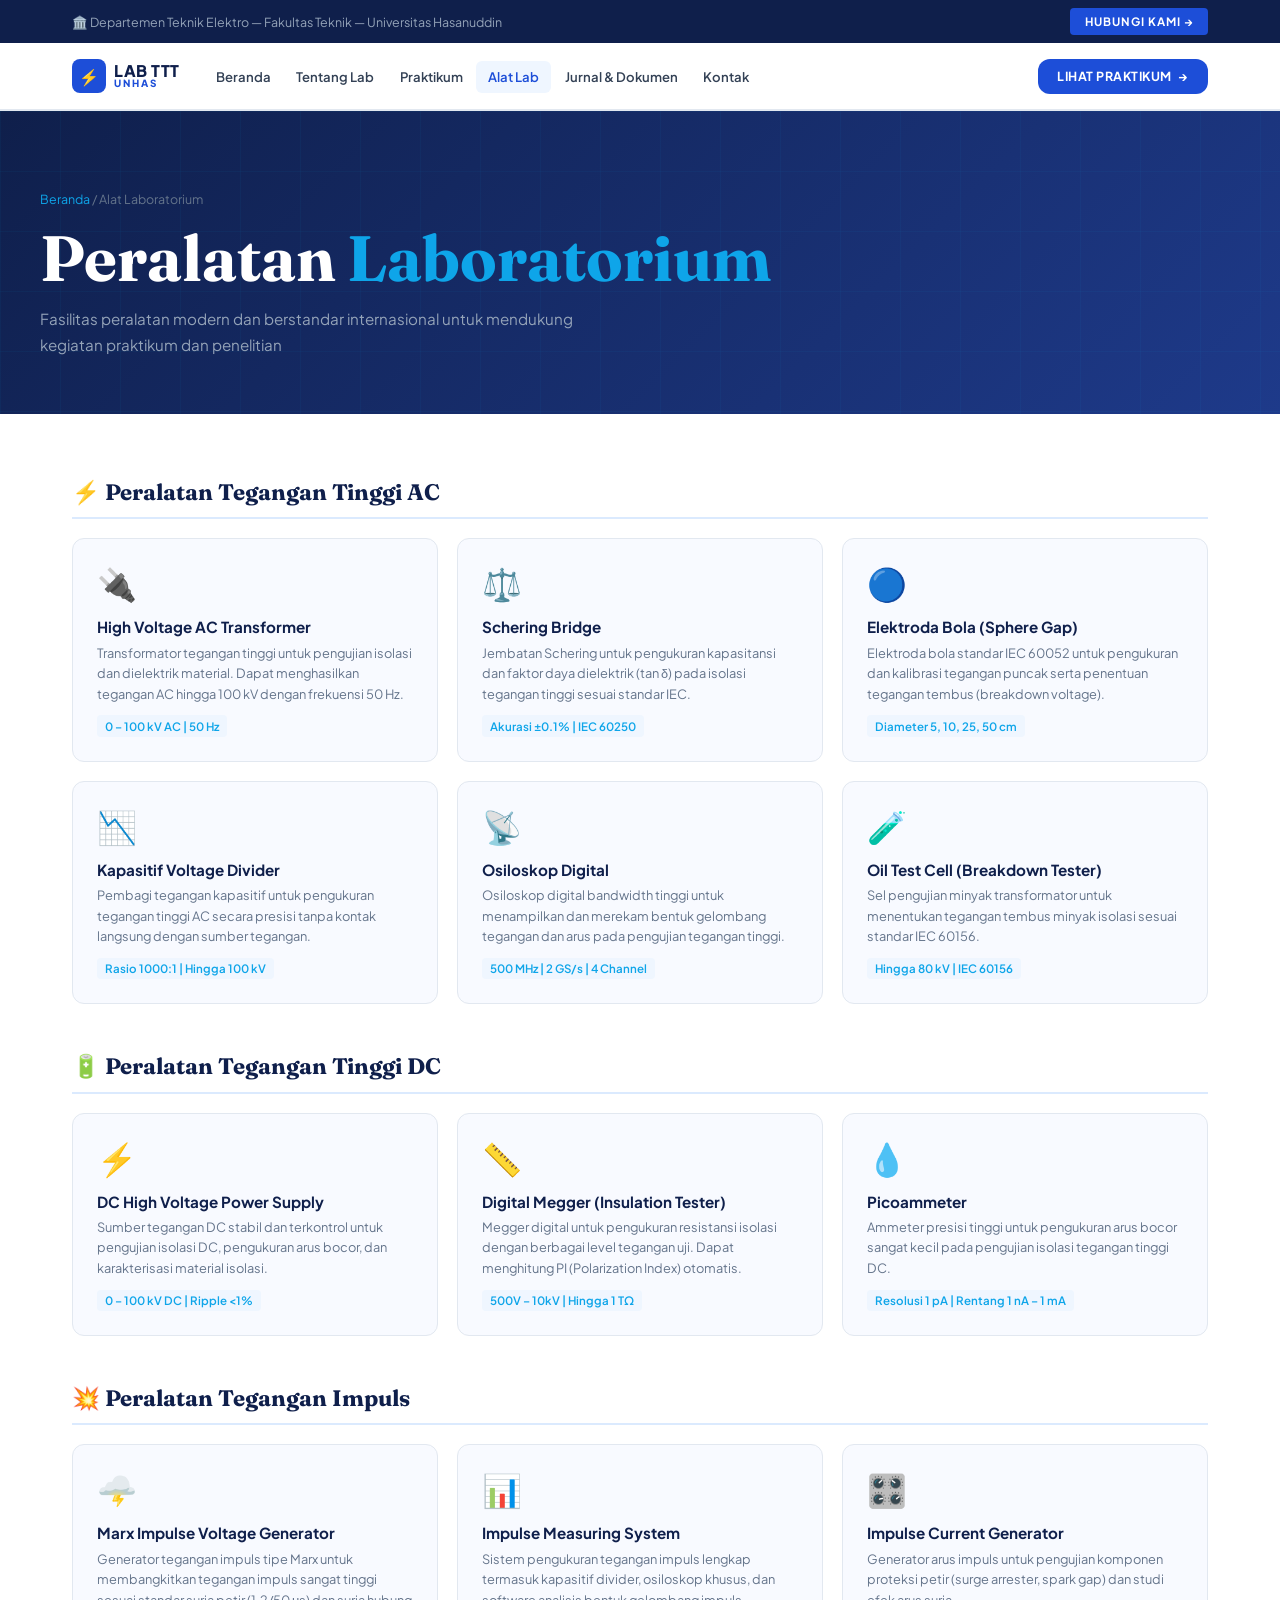
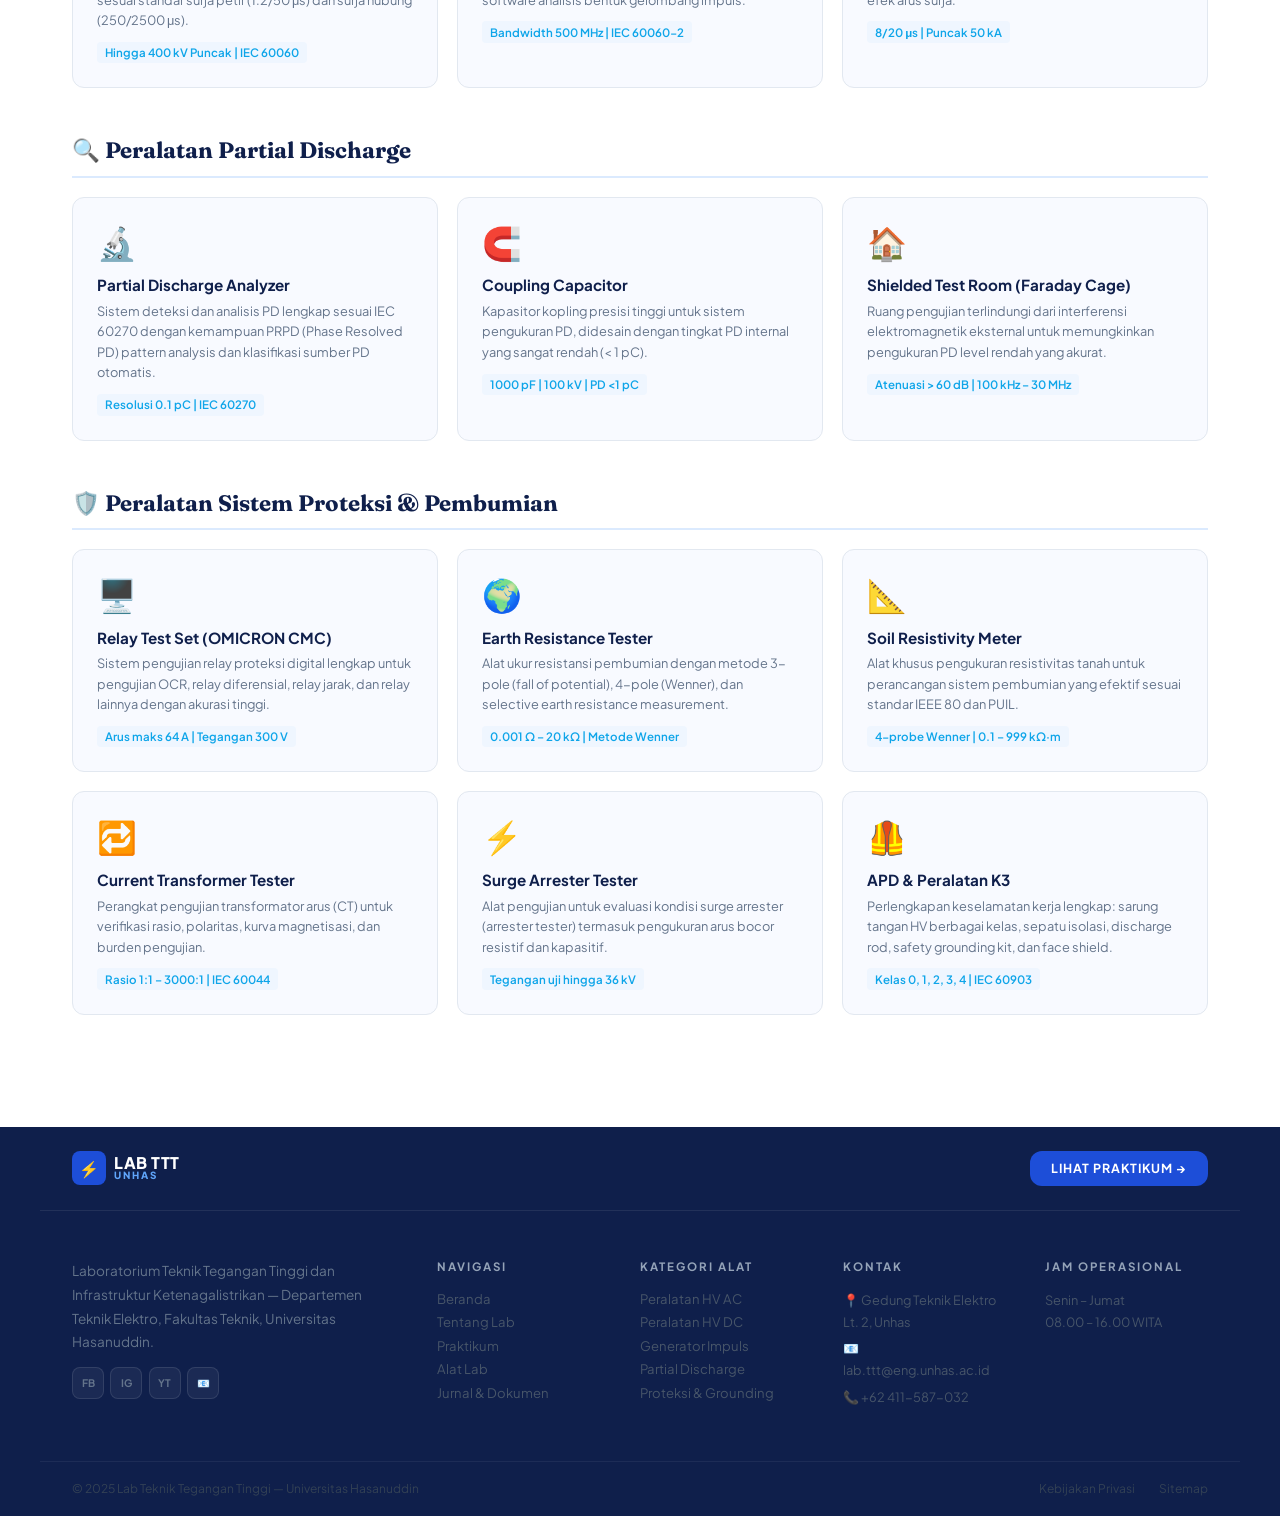
<file: alat.html>
<!DOCTYPE html>
<html lang="id">
<head>
  <meta charset="UTF-8"/><meta name="viewport" content="width=device-width, initial-scale=1.0"/>
  <title>Alat Laboratorium — Lab Teknik Tegangan Tinggi Unhas</title>
  <link rel="preconnect" href="https://fonts.googleapis.com"/>
  <link href="https://fonts.googleapis.com/css2?family=Plus+Jakarta+Sans:wght@300;400;500;600;700;800&family=Fraunces:ital,wght@0,600;0,700;0,800;1,700&display=swap" rel="stylesheet"/>
  <link rel="stylesheet" href="style.css"/>
</head>
<body>
<div class="topbar"><div class="topbar-inner"><span class="topbar-link">🏛️ Departemen Teknik Elektro — Fakultas Teknik — Universitas Hasanuddin</span><a href="contact.html" class="topbar-cta">HUBUNGI KAMI →</a></div></div>
<nav class="navbar" id="navbar"><div class="nav-inner">
  <a href="index.html" class="logo"><div class="logo-bolt">⚡</div><div class="logo-text">LAB TTT<span>UNHAS</span></div></a>
  <ul class="nav-links">
    <li><a href="index.html">Beranda</a></li><li><a href="about.html">Tentang Lab</a></li>
    <li><a href="praktikum.html">Praktikum</a></li>
    <li><a href="alat.html" class="active">Alat Lab</a></li>
    <li><a href="jurnal.html">Jurnal & Dokumen</a></li><li><a href="contact.html">Kontak</a></li>
  </ul>
  <div class="nav-actions"><a href="praktikum.html" class="nav-contact-btn">LIHAT PRAKTIKUM <span class="nav-arrow">→</span></a></div>
  <button class="hamburger" id="hamburger"><span></span><span></span><span></span></button>
</div></nav>
<div class="mobile-menu" id="mobileMenu">
  <a href="index.html">Beranda</a><a href="about.html">Tentang Lab</a><a href="praktikum.html">Praktikum</a><a href="alat.html">Alat Lab</a><a href="jurnal.html">Jurnal & Dokumen</a><a href="contact.html">Kontak</a>
</div>

<section class="page-hero">
  <div class="page-hero-inner">
    <div class="breadcrumb"><a href="index.html">Beranda</a> / Alat Laboratorium</div>
    <h1>Peralatan <em>Laboratorium</em></h1>
    <p>Fasilitas peralatan modern dan berstandar internasional untuk mendukung kegiatan praktikum dan penelitian</p>
  </div>
</section>

<section class="alat-full-section">

  <div class="alat-category">
    <h3>⚡ Peralatan Tegangan Tinggi AC</h3>
    <div class="alat-full-grid">
      <div class="alat-full-card">
        <span class="alat-icon">🔌</span>
        <h4>High Voltage AC Transformer</h4>
        <p>Transformator tegangan tinggi untuk pengujian isolasi dan dielektrik material. Dapat menghasilkan tegangan AC hingga 100 kV dengan frekuensi 50 Hz.</p>
        <span class="alat-spec">0 – 100 kV AC | 50 Hz</span>
      </div>
      <div class="alat-full-card">
        <span class="alat-icon">⚖️</span>
        <h4>Schering Bridge</h4>
        <p>Jembatan Schering untuk pengukuran kapasitansi dan faktor daya dielektrik (tan δ) pada isolasi tegangan tinggi sesuai standar IEC.</p>
        <span class="alat-spec">Akurasi ±0.1% | IEC 60250</span>
      </div>
      <div class="alat-full-card">
        <span class="alat-icon">🔵</span>
        <h4>Elektroda Bola (Sphere Gap)</h4>
        <p>Elektroda bola standar IEC 60052 untuk pengukuran dan kalibrasi tegangan puncak serta penentuan tegangan tembus (breakdown voltage).</p>
        <span class="alat-spec">Diameter 5, 10, 25, 50 cm</span>
      </div>
      <div class="alat-full-card">
        <span class="alat-icon">📉</span>
        <h4>Kapasitif Voltage Divider</h4>
        <p>Pembagi tegangan kapasitif untuk pengukuran tegangan tinggi AC secara presisi tanpa kontak langsung dengan sumber tegangan.</p>
        <span class="alat-spec">Rasio 1000:1 | Hingga 100 kV</span>
      </div>
      <div class="alat-full-card">
        <span class="alat-icon">📡</span>
        <h4>Osiloskop Digital</h4>
        <p>Osiloskop digital bandwidth tinggi untuk menampilkan dan merekam bentuk gelombang tegangan dan arus pada pengujian tegangan tinggi.</p>
        <span class="alat-spec">500 MHz | 2 GS/s | 4 Channel</span>
      </div>
      <div class="alat-full-card">
        <span class="alat-icon">🧪</span>
        <h4>Oil Test Cell (Breakdown Tester)</h4>
        <p>Sel pengujian minyak transformator untuk menentukan tegangan tembus minyak isolasi sesuai standar IEC 60156.</p>
        <span class="alat-spec">Hingga 80 kV | IEC 60156</span>
      </div>
    </div>
  </div>

  <div class="alat-category">
    <h3>🔋 Peralatan Tegangan Tinggi DC</h3>
    <div class="alat-full-grid">
      <div class="alat-full-card">
        <span class="alat-icon">⚡</span>
        <h4>DC High Voltage Power Supply</h4>
        <p>Sumber tegangan DC stabil dan terkontrol untuk pengujian isolasi DC, pengukuran arus bocor, dan karakterisasi material isolasi.</p>
        <span class="alat-spec">0 – 100 kV DC | Ripple &lt;1%</span>
      </div>
      <div class="alat-full-card">
        <span class="alat-icon">📏</span>
        <h4>Digital Megger (Insulation Tester)</h4>
        <p>Megger digital untuk pengukuran resistansi isolasi dengan berbagai level tegangan uji. Dapat menghitung PI (Polarization Index) otomatis.</p>
        <span class="alat-spec">500V – 10kV | Hingga 1 TΩ</span>
      </div>
      <div class="alat-full-card">
        <span class="alat-icon">💧</span>
        <h4>Picoammeter</h4>
        <p>Ammeter presisi tinggi untuk pengukuran arus bocor sangat kecil pada pengujian isolasi tegangan tinggi DC.</p>
        <span class="alat-spec">Resolusi 1 pA | Rentang 1 nA – 1 mA</span>
      </div>
    </div>
  </div>

  <div class="alat-category">
    <h3>💥 Peralatan Tegangan Impuls</h3>
    <div class="alat-full-grid">
      <div class="alat-full-card">
        <span class="alat-icon">🌩️</span>
        <h4>Marx Impulse Voltage Generator</h4>
        <p>Generator tegangan impuls tipe Marx untuk membangkitkan tegangan impuls sangat tinggi sesuai standar surja petir (1.2/50 μs) dan surja hubung (250/2500 μs).</p>
        <span class="alat-spec">Hingga 400 kV Puncak | IEC 60060</span>
      </div>
      <div class="alat-full-card">
        <span class="alat-icon">📊</span>
        <h4>Impulse Measuring System</h4>
        <p>Sistem pengukuran tegangan impuls lengkap termasuk kapasitif divider, osiloskop khusus, dan software analisis bentuk gelombang impuls.</p>
        <span class="alat-spec">Bandwidth 500 MHz | IEC 60060-2</span>
      </div>
      <div class="alat-full-card">
        <span class="alat-icon">🎛️</span>
        <h4>Impulse Current Generator</h4>
        <p>Generator arus impuls untuk pengujian komponen proteksi petir (surge arrester, spark gap) dan studi efek arus surja.</p>
        <span class="alat-spec">8/20 μs | Puncak 50 kA</span>
      </div>
    </div>
  </div>

  <div class="alat-category">
    <h3>🔍 Peralatan Partial Discharge</h3>
    <div class="alat-full-grid">
      <div class="alat-full-card">
        <span class="alat-icon">🔬</span>
        <h4>Partial Discharge Analyzer</h4>
        <p>Sistem deteksi dan analisis PD lengkap sesuai IEC 60270 dengan kemampuan PRPD (Phase Resolved PD) pattern analysis dan klasifikasi sumber PD otomatis.</p>
        <span class="alat-spec">Resolusi 0.1 pC | IEC 60270</span>
      </div>
      <div class="alat-full-card">
        <span class="alat-icon">🧲</span>
        <h4>Coupling Capacitor</h4>
        <p>Kapasitor kopling presisi tinggi untuk sistem pengukuran PD, didesain dengan tingkat PD internal yang sangat rendah (&lt; 1 pC).</p>
        <span class="alat-spec">1000 pF | 100 kV | PD &lt;1 pC</span>
      </div>
      <div class="alat-full-card">
        <span class="alat-icon">🏠</span>
        <h4>Shielded Test Room (Faraday Cage)</h4>
        <p>Ruang pengujian terlindungi dari interferensi elektromagnetik eksternal untuk memungkinkan pengukuran PD level rendah yang akurat.</p>
        <span class="alat-spec">Atenuasi &gt; 60 dB | 100 kHz – 30 MHz</span>
      </div>
    </div>
  </div>

  <div class="alat-category">
    <h3>🛡️ Peralatan Sistem Proteksi & Pembumian</h3>
    <div class="alat-full-grid">
      <div class="alat-full-card">
        <span class="alat-icon">🖥️</span>
        <h4>Relay Test Set (OMICRON CMC)</h4>
        <p>Sistem pengujian relay proteksi digital lengkap untuk pengujian OCR, relay diferensial, relay jarak, dan relay lainnya dengan akurasi tinggi.</p>
        <span class="alat-spec">Arus maks 64 A | Tegangan 300 V</span>
      </div>
      <div class="alat-full-card">
        <span class="alat-icon">🌍</span>
        <h4>Earth Resistance Tester</h4>
        <p>Alat ukur resistansi pembumian dengan metode 3-pole (fall of potential), 4-pole (Wenner), dan selective earth resistance measurement.</p>
        <span class="alat-spec">0.001 Ω – 20 kΩ | Metode Wenner</span>
      </div>
      <div class="alat-full-card">
        <span class="alat-icon">📐</span>
        <h4>Soil Resistivity Meter</h4>
        <p>Alat khusus pengukuran resistivitas tanah untuk perancangan sistem pembumian yang efektif sesuai standar IEEE 80 dan PUIL.</p>
        <span class="alat-spec">4-probe Wenner | 0.1 – 999 kΩ·m</span>
      </div>
      <div class="alat-full-card">
        <span class="alat-icon">🔁</span>
        <h4>Current Transformer Tester</h4>
        <p>Perangkat pengujian transformator arus (CT) untuk verifikasi rasio, polaritas, kurva magnetisasi, dan burden pengujian.</p>
        <span class="alat-spec">Rasio 1:1 – 3000:1 | IEC 60044</span>
      </div>
      <div class="alat-full-card">
        <span class="alat-icon">⚡</span>
        <h4>Surge Arrester Tester</h4>
        <p>Alat pengujian untuk evaluasi kondisi surge arrester (arrester tester) termasuk pengukuran arus bocor resistif dan kapasitif.</p>
        <span class="alat-spec">Tegangan uji hingga 36 kV</span>
      </div>
      <div class="alat-full-card">
        <span class="alat-icon">🦺</span>
        <h4>APD & Peralatan K3</h4>
        <p>Perlengkapan keselamatan kerja lengkap: sarung tangan HV berbagai kelas, sepatu isolasi, discharge rod, safety grounding kit, dan face shield.</p>
        <span class="alat-spec">Kelas 0, 1, 2, 3, 4 | IEC 60903</span>
      </div>
    </div>
  </div>

</section>

<footer class="footer">
  <div class="footer-top-bar"><a href="index.html" class="logo" style="color:white"><div class="logo-bolt">⚡</div><div class="logo-text" style="color:white">LAB TTT<span style="color:#60A5FA">UNHAS</span></div></a><a href="praktikum.html" class="footer-book-btn">LIHAT PRAKTIKUM →</a></div>
  <div class="footer-grid">
    <div class="footer-col brand"><p>Laboratorium Teknik Tegangan Tinggi dan Infrastruktur Ketenagalistrikan — Departemen Teknik Elektro, Fakultas Teknik, Universitas Hasanuddin.</p><div class="footer-socials"><a href="#">FB</a><a href="#">IG</a><a href="#">YT</a><a href="#">📧</a></div></div>
    <div class="footer-col"><h4>Navigasi</h4><a href="index.html" style="display:block;font-size:.82rem;color:#475569;margin-bottom:.4rem">Beranda</a><a href="about.html" style="display:block;font-size:.82rem;color:#475569;margin-bottom:.4rem">Tentang Lab</a><a href="praktikum.html" style="display:block;font-size:.82rem;color:#475569;margin-bottom:.4rem">Praktikum</a><a href="alat.html" style="display:block;font-size:.82rem;color:#475569;margin-bottom:.4rem">Alat Lab</a><a href="jurnal.html" style="display:block;font-size:.82rem;color:#475569;margin-bottom:.4rem">Jurnal & Dokumen</a></div>
    <div class="footer-col"><h4>Kategori Alat</h4><a href="#" style="display:block;font-size:.82rem;color:#475569;margin-bottom:.4rem">Peralatan HV AC</a><a href="#" style="display:block;font-size:.82rem;color:#475569;margin-bottom:.4rem">Peralatan HV DC</a><a href="#" style="display:block;font-size:.82rem;color:#475569;margin-bottom:.4rem">Generator Impuls</a><a href="#" style="display:block;font-size:.82rem;color:#475569;margin-bottom:.4rem">Partial Discharge</a><a href="#" style="display:block;font-size:.82rem;color:#475569;margin-bottom:.4rem">Proteksi & Grounding</a></div>
    <div class="footer-col"><h4>Kontak</h4><p>📍 Gedung Teknik Elektro Lt. 2, Unhas</p><p>📧 lab.ttt@eng.unhas.ac.id</p><p>📞 +62 411-587-032</p></div>
    <div class="footer-col"><h4>Jam Operasional</h4><p>Senin – Jumat<br/>08.00 – 16.00 WITA</p></div>
  </div>
  <div class="footer-bottom"><span>© 2025 Lab Teknik Tegangan Tinggi — Universitas Hasanuddin</span><div class="footer-links-row"><a href="#">Kebijakan Privasi</a><a href="#">Sitemap</a></div></div>
</footer>
<script src="script.js"></script>
</body></html>
</file>
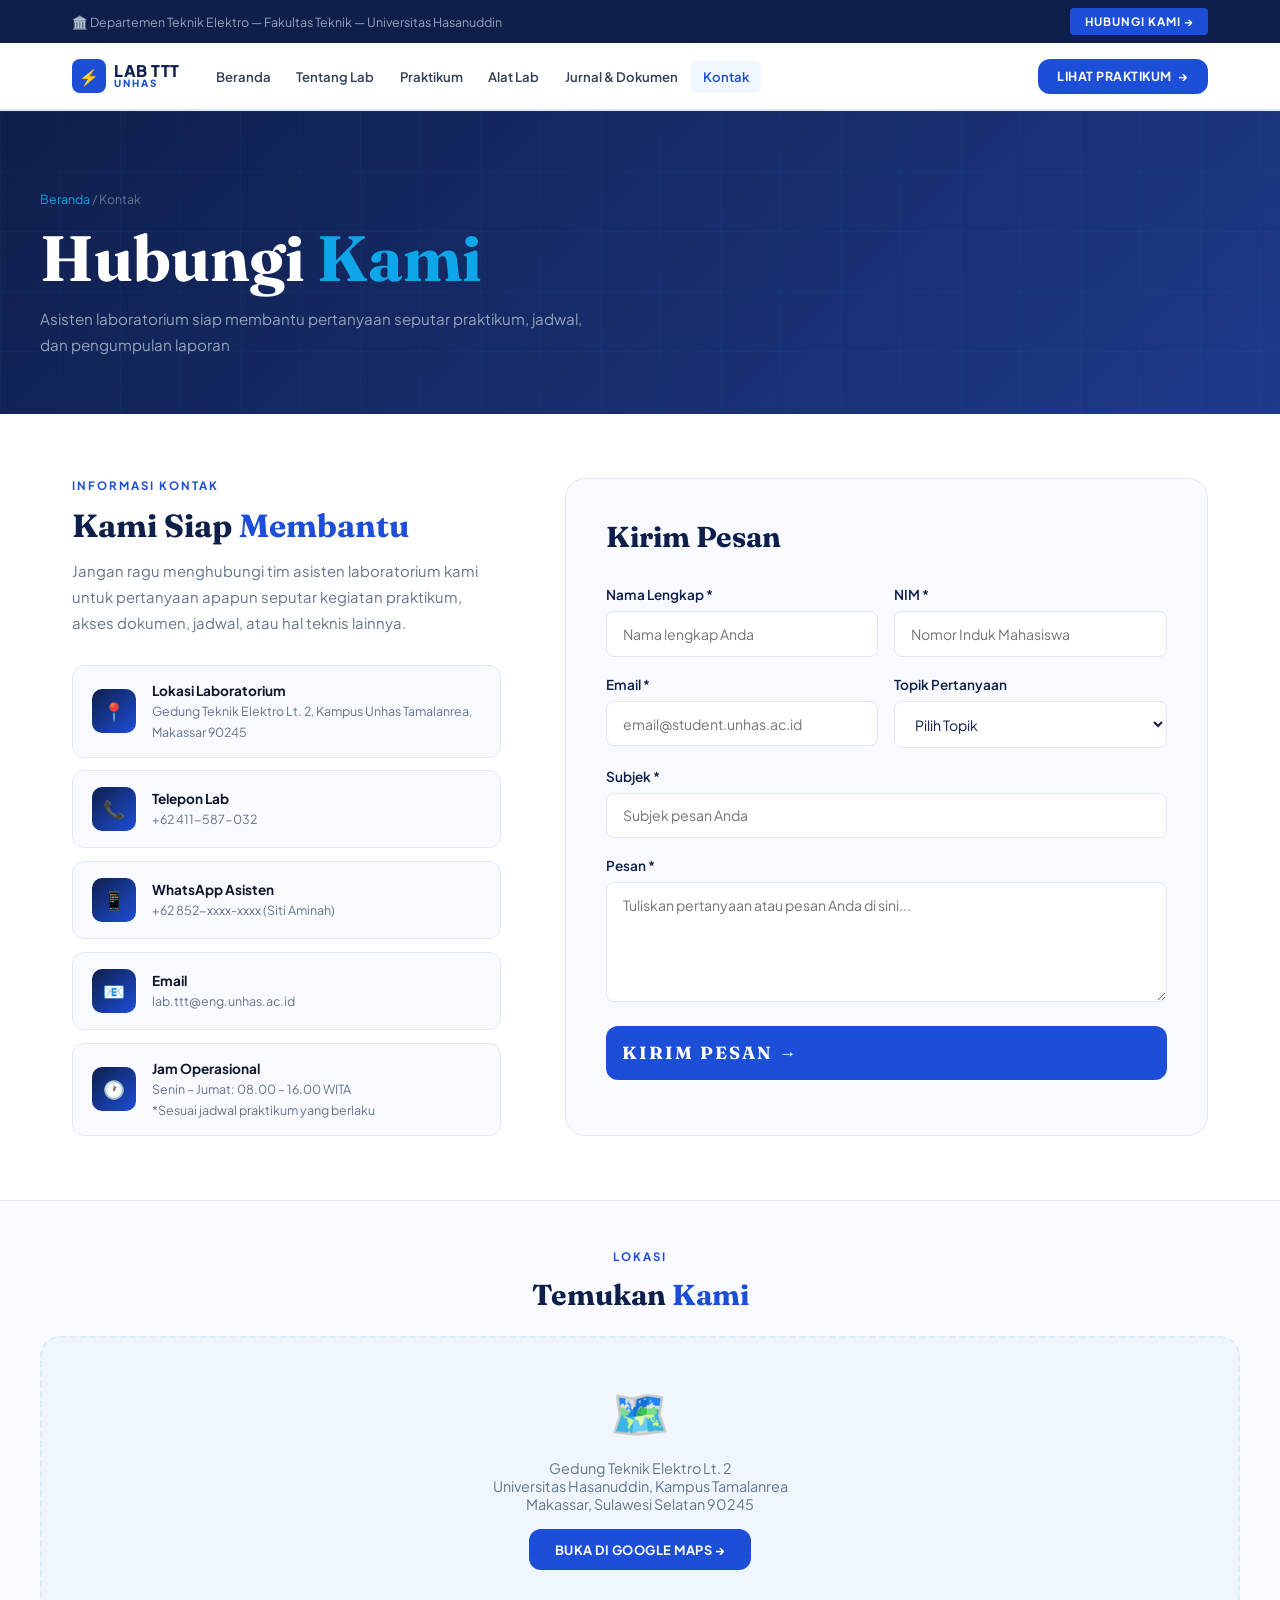
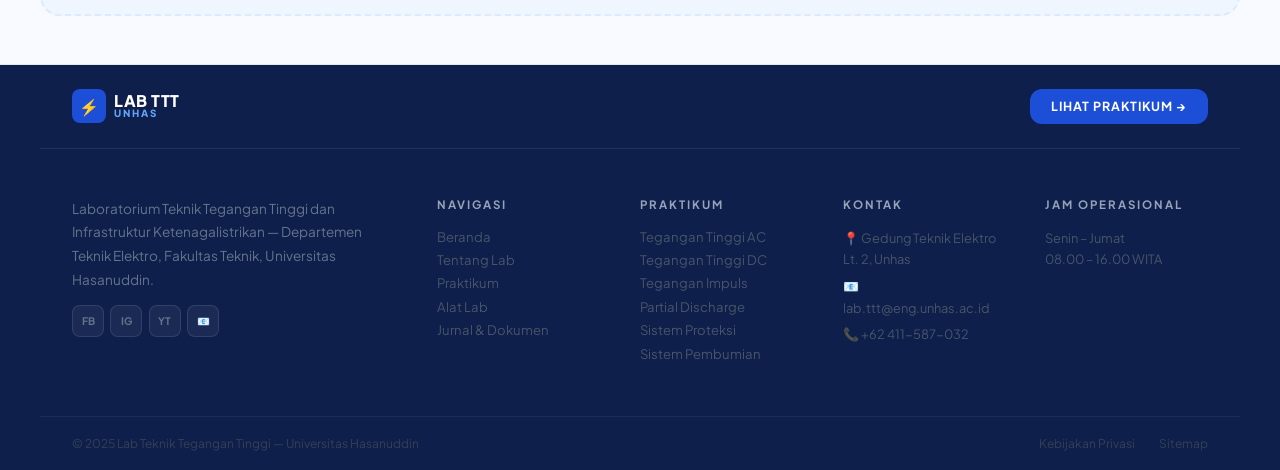
<file: contact.html>
<!DOCTYPE html>
<html lang="id">
<head>
  <meta charset="UTF-8"/><meta name="viewport" content="width=device-width, initial-scale=1.0"/>
  <title>Kontak — Lab Teknik Tegangan Tinggi Unhas</title>
  <link rel="preconnect" href="https://fonts.googleapis.com"/>
  <link href="https://fonts.googleapis.com/css2?family=Plus+Jakarta+Sans:wght@300;400;500;600;700;800&family=Fraunces:ital,wght@0,600;0,700;0,800;1,700&display=swap" rel="stylesheet"/>
  <link rel="stylesheet" href="style.css"/>
</head>
<body>
<div class="topbar"><div class="topbar-inner"><span class="topbar-link">🏛️ Departemen Teknik Elektro — Fakultas Teknik — Universitas Hasanuddin</span><a href="contact.html" class="topbar-cta">HUBUNGI KAMI →</a></div></div>
<nav class="navbar" id="navbar"><div class="nav-inner">
  <a href="index.html" class="logo"><div class="logo-bolt">⚡</div><div class="logo-text">LAB TTT<span>UNHAS</span></div></a>
  <ul class="nav-links">
    <li><a href="index.html">Beranda</a></li><li><a href="about.html">Tentang Lab</a></li>
    <li><a href="praktikum.html">Praktikum</a></li><li><a href="alat.html">Alat Lab</a></li>
    <li><a href="jurnal.html">Jurnal & Dokumen</a></li><li><a href="contact.html" class="active">Kontak</a></li>
  </ul>
  <div class="nav-actions"><a href="praktikum.html" class="nav-contact-btn">LIHAT PRAKTIKUM <span class="nav-arrow">→</span></a></div>
  <button class="hamburger" id="hamburger"><span></span><span></span><span></span></button>
</div></nav>
<div class="mobile-menu" id="mobileMenu">
  <a href="index.html">Beranda</a><a href="about.html">Tentang Lab</a><a href="praktikum.html">Praktikum</a><a href="alat.html">Alat Lab</a><a href="jurnal.html">Jurnal & Dokumen</a><a href="contact.html">Kontak</a>
</div>

<section class="page-hero">
  <div class="page-hero-inner">
    <div class="breadcrumb"><a href="index.html">Beranda</a> / Kontak</div>
    <h1>Hubungi <em>Kami</em></h1>
    <p>Asisten laboratorium siap membantu pertanyaan seputar praktikum, jadwal, dan pengumpulan laporan</p>
  </div>
</section>

<div class="contact-section">
  <div class="contact-info">
    <p class="eyebrow">INFORMASI KONTAK</p>
    <h2>Kami Siap <em>Membantu</em></h2>
    <p class="body-text">Jangan ragu menghubungi tim asisten laboratorium kami untuk pertanyaan apapun seputar kegiatan praktikum, akses dokumen, jadwal, atau hal teknis lainnya.</p>
    <div class="contact-cards">
      <div class="contact-card">
        <div class="contact-card-icon">📍</div>
        <div><strong>Lokasi Laboratorium</strong><span>Gedung Teknik Elektro Lt. 2, Kampus Unhas Tamalanrea, Makassar 90245</span></div>
      </div>
      <div class="contact-card">
        <div class="contact-card-icon">📞</div>
        <div><strong>Telepon Lab</strong><span>+62 411-587-032</span></div>
      </div>
      <div class="contact-card">
        <div class="contact-card-icon">📱</div>
        <div><strong>WhatsApp Asisten</strong><span>+62 852-xxxx-xxxx (Siti Aminah)</span></div>
      </div>
      <div class="contact-card">
        <div class="contact-card-icon">📧</div>
        <div><strong>Email</strong><span>lab.ttt@eng.unhas.ac.id</span></div>
      </div>
      <div class="contact-card">
        <div class="contact-card-icon">🕐</div>
        <div><strong>Jam Operasional</strong><span>Senin – Jumat: 08.00 – 16.00 WITA<br/>*Sesuai jadwal praktikum yang berlaku</span></div>
      </div>
    </div>
  </div>

  <div class="contact-form">
    <h3>Kirim Pesan</h3>
    <div class="form-row">
      <div class="form-group">
        <label>Nama Lengkap *</label>
        <input type="text" id="name" placeholder="Nama lengkap Anda"/>
      </div>
      <div class="form-group">
        <label>NIM *</label>
        <input type="text" id="nim" placeholder="Nomor Induk Mahasiswa"/>
      </div>
    </div>
    <div class="form-row">
      <div class="form-group">
        <label>Email *</label>
        <input type="email" id="email" placeholder="email@student.unhas.ac.id"/>
      </div>
      <div class="form-group">
        <label>Topik Pertanyaan</label>
        <select id="topic">
          <option value="">Pilih Topik</option>
          <option>Jadwal Praktikum</option>
          <option>Akses Jurnal / Dokumen</option>
          <option>Pengumpulan Laporan</option>
          <option>Teknis Praktikum</option>
          <option>Penggunaan Alat Lab</option>
          <option>Penelitian / Skripsi</option>
          <option>Lainnya</option>
        </select>
      </div>
    </div>
    <div class="form-group">
      <label>Subjek *</label>
      <input type="text" id="subject" placeholder="Subjek pesan Anda"/>
    </div>
    <div class="form-group">
      <label>Pesan *</label>
      <textarea id="message" placeholder="Tuliskan pertanyaan atau pesan Anda di sini..."></textarea>
    </div>
    <button class="btn-solid form-submit" onclick="submitForm()">KIRIM PESAN →</button>
    <div class="success-msg" id="successMsg">✅ Pesan berhasil terkirim! Asisten kami akan merespons dalam 1×24 jam kerja.</div>
  </div>
</div>

<!-- MAP PLACEHOLDER -->
<div style="background:var(--off-white);border-top:1px solid var(--border);border-bottom:1px solid var(--border);padding:3rem 2rem;text-align:center;">
  <div style="max-width:1200px;margin:0 auto;">
    <p class="eyebrow">LOKASI</p>
    <h2 style="font-family:var(--font-head);font-size:1.8rem;color:var(--navy);margin-bottom:1rem;font-weight:700">Temukan <em style="color:var(--blue);font-style:normal">Kami</em></h2>
    <div style="background:var(--blue-pale);border:2px dashed var(--blue-light);border-radius:var(--radius-lg);height:280px;display:flex;align-items:center;justify-content:center;flex-direction:column;gap:1rem;margin-top:1.5rem;">
      <span style="font-size:3rem">🗺️</span>
      <p style="color:var(--text-gray);font-size:.9rem">Gedung Teknik Elektro Lt. 2<br/>Universitas Hasanuddin, Kampus Tamalanrea<br/>Makassar, Sulawesi Selatan 90245</p>
      <a href="https://maps.google.com/?q=Universitas+Hasanuddin+Makassar" target="_blank" class="btn-solid" style="font-size:.8rem">BUKA DI GOOGLE MAPS →</a>
    </div>
  </div>
</div>

<footer class="footer">
  <div class="footer-top-bar"><a href="index.html" class="logo" style="color:white"><div class="logo-bolt">⚡</div><div class="logo-text" style="color:white">LAB TTT<span style="color:#60A5FA">UNHAS</span></div></a><a href="praktikum.html" class="footer-book-btn">LIHAT PRAKTIKUM →</a></div>
  <div class="footer-grid">
    <div class="footer-col brand"><p>Laboratorium Teknik Tegangan Tinggi dan Infrastruktur Ketenagalistrikan — Departemen Teknik Elektro, Fakultas Teknik, Universitas Hasanuddin.</p><div class="footer-socials"><a href="#">FB</a><a href="#">IG</a><a href="#">YT</a><a href="#">📧</a></div></div>
    <div class="footer-col"><h4>Navigasi</h4><a href="index.html" style="display:block;font-size:.82rem;color:#475569;margin-bottom:.4rem">Beranda</a><a href="about.html" style="display:block;font-size:.82rem;color:#475569;margin-bottom:.4rem">Tentang Lab</a><a href="praktikum.html" style="display:block;font-size:.82rem;color:#475569;margin-bottom:.4rem">Praktikum</a><a href="alat.html" style="display:block;font-size:.82rem;color:#475569;margin-bottom:.4rem">Alat Lab</a><a href="jurnal.html" style="display:block;font-size:.82rem;color:#475569;margin-bottom:.4rem">Jurnal & Dokumen</a></div>
    <div class="footer-col"><h4>Praktikum</h4><a href="praktikum.html#ttt-ac" style="display:block;font-size:.82rem;color:#475569;margin-bottom:.4rem">Tegangan Tinggi AC</a><a href="praktikum.html#ttt-dc" style="display:block;font-size:.82rem;color:#475569;margin-bottom:.4rem">Tegangan Tinggi DC</a><a href="praktikum.html#ttt-impuls" style="display:block;font-size:.82rem;color:#475569;margin-bottom:.4rem">Tegangan Impuls</a><a href="praktikum.html#partial-discharge" style="display:block;font-size:.82rem;color:#475569;margin-bottom:.4rem">Partial Discharge</a><a href="praktikum.html#proteksi" style="display:block;font-size:.82rem;color:#475569;margin-bottom:.4rem">Sistem Proteksi</a><a href="praktikum.html#grounding" style="display:block;font-size:.82rem;color:#475569;margin-bottom:.4rem">Sistem Pembumian</a></div>
    <div class="footer-col"><h4>Kontak</h4><p>📍 Gedung Teknik Elektro Lt. 2, Unhas</p><p>📧 lab.ttt@eng.unhas.ac.id</p><p>📞 +62 411-587-032</p></div>
    <div class="footer-col"><h4>Jam Operasional</h4><p>Senin – Jumat<br/>08.00 – 16.00 WITA</p></div>
  </div>
  <div class="footer-bottom"><span>© 2025 Lab Teknik Tegangan Tinggi — Universitas Hasanuddin</span><div class="footer-links-row"><a href="#">Kebijakan Privasi</a><a href="#">Sitemap</a></div></div>
</footer>
<script src="script.js"></script>
</body></html>
</file>
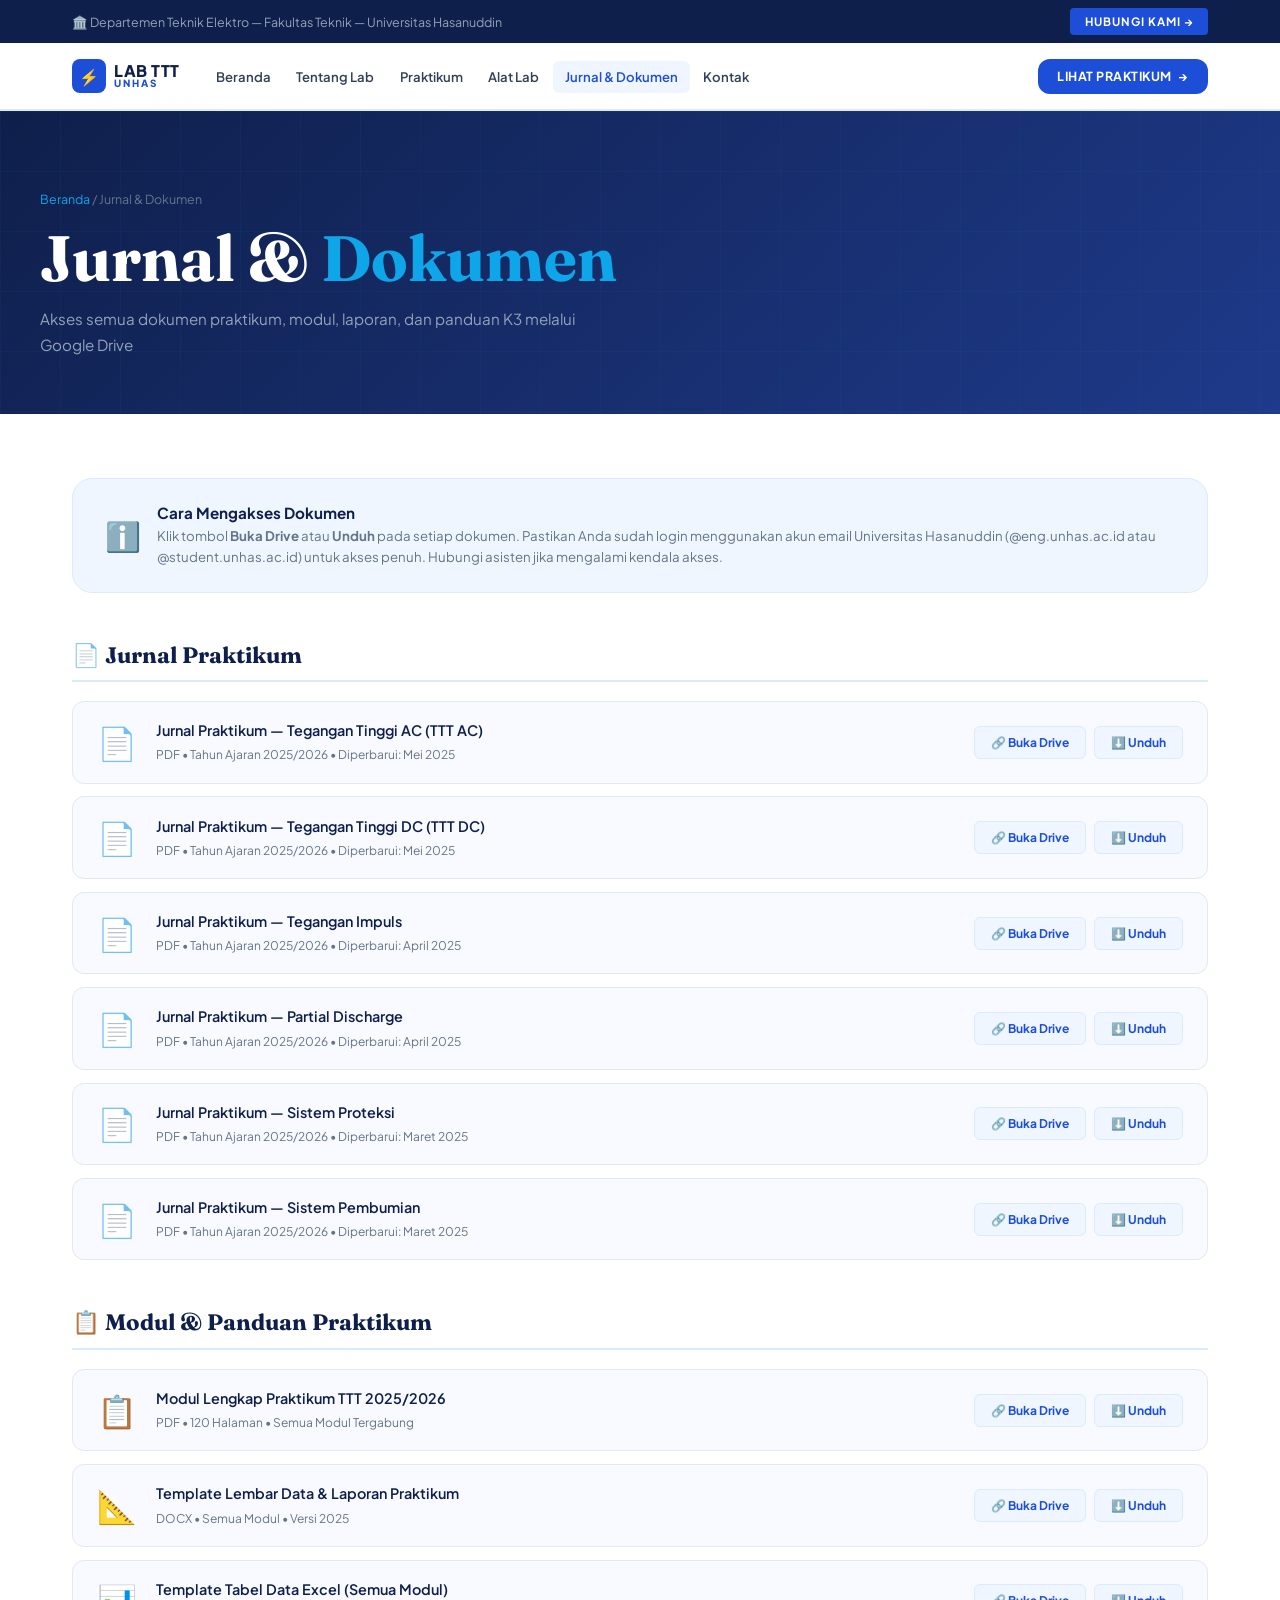
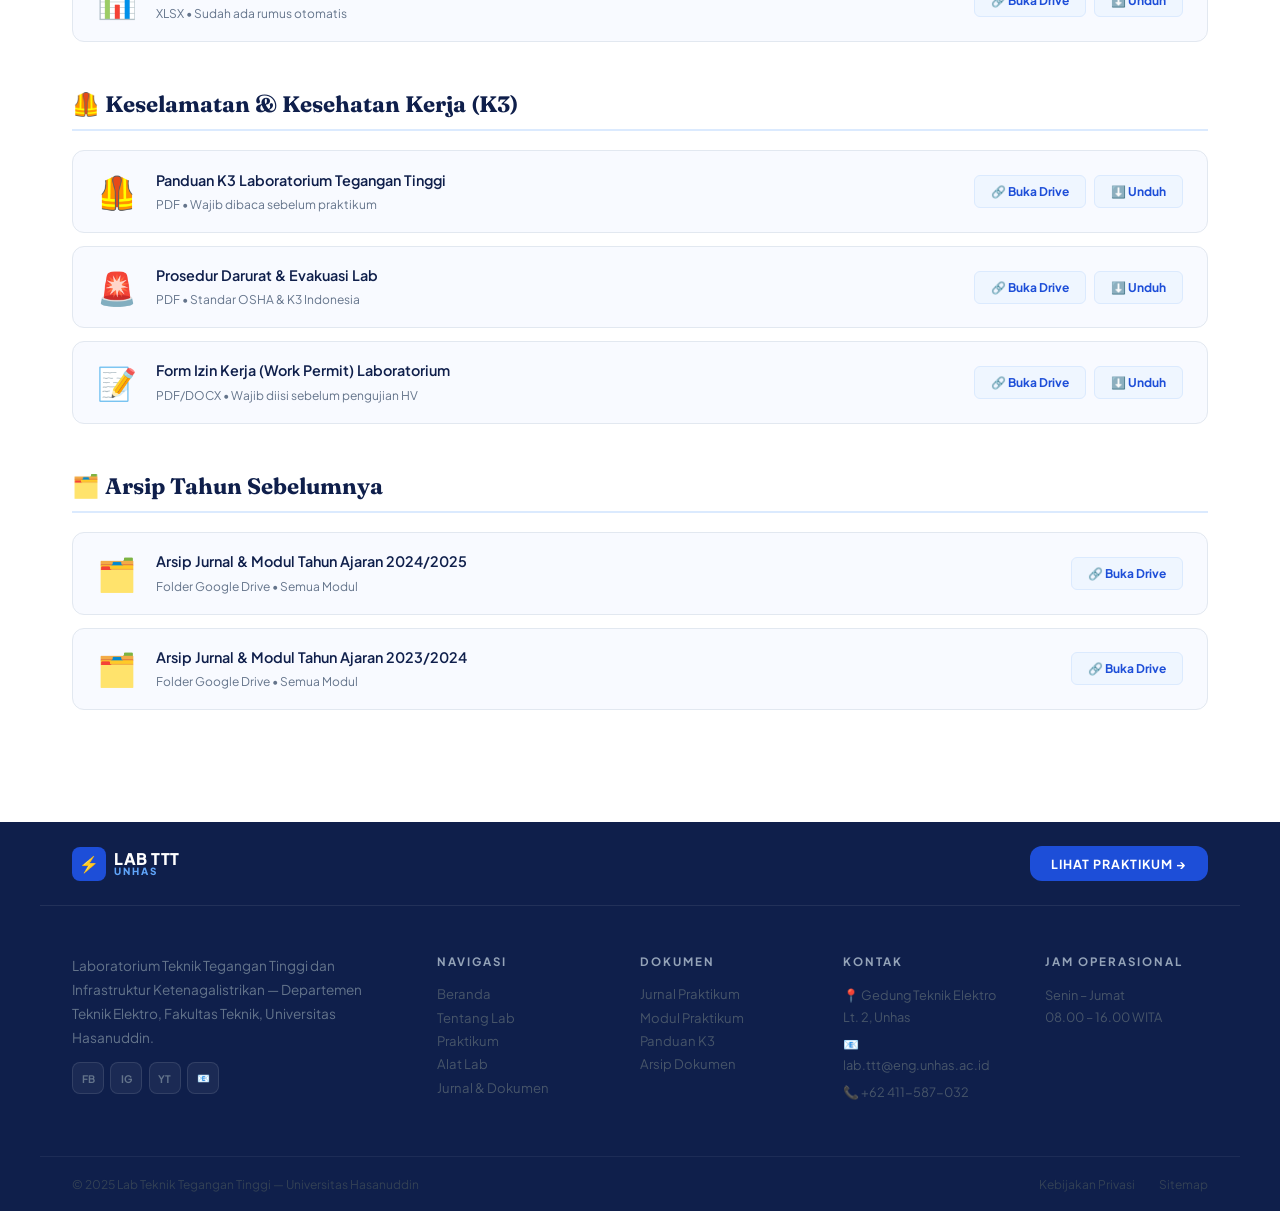
<file: jurnal.html>
<!DOCTYPE html>
<html lang="id">
<head>
  <meta charset="UTF-8"/><meta name="viewport" content="width=device-width, initial-scale=1.0"/>
  <title>Jurnal & Dokumen — Lab Teknik Tegangan Tinggi Unhas</title>
  <link rel="preconnect" href="https://fonts.googleapis.com"/>
  <link href="https://fonts.googleapis.com/css2?family=Plus+Jakarta+Sans:wght@300;400;500;600;700;800&family=Fraunces:ital,wght@0,600;0,700;0,800;1,700&display=swap" rel="stylesheet"/>
  <link rel="stylesheet" href="style.css"/>
</head>
<body>
<div class="topbar"><div class="topbar-inner"><span class="topbar-link">🏛️ Departemen Teknik Elektro — Fakultas Teknik — Universitas Hasanuddin</span><a href="contact.html" class="topbar-cta">HUBUNGI KAMI →</a></div></div>
<nav class="navbar" id="navbar"><div class="nav-inner">
  <a href="index.html" class="logo"><div class="logo-bolt">⚡</div><div class="logo-text">LAB TTT<span>UNHAS</span></div></a>
  <ul class="nav-links">
    <li><a href="index.html">Beranda</a></li><li><a href="about.html">Tentang Lab</a></li>
    <li><a href="praktikum.html">Praktikum</a></li><li><a href="alat.html">Alat Lab</a></li>
    <li><a href="jurnal.html" class="active">Jurnal & Dokumen</a></li><li><a href="contact.html">Kontak</a></li>
  </ul>
  <div class="nav-actions"><a href="praktikum.html" class="nav-contact-btn">LIHAT PRAKTIKUM <span class="nav-arrow">→</span></a></div>
  <button class="hamburger" id="hamburger"><span></span><span></span><span></span></button>
</div></nav>
<div class="mobile-menu" id="mobileMenu">
  <a href="index.html">Beranda</a><a href="about.html">Tentang Lab</a><a href="praktikum.html">Praktikum</a><a href="alat.html">Alat Lab</a><a href="jurnal.html">Jurnal & Dokumen</a><a href="contact.html">Kontak</a>
</div>

<section class="page-hero">
  <div class="page-hero-inner">
    <div class="breadcrumb"><a href="index.html">Beranda</a> / Jurnal & Dokumen</div>
    <h1>Jurnal & <em>Dokumen</em></h1>
    <p>Akses semua dokumen praktikum, modul, laporan, dan panduan K3 melalui Google Drive</p>
  </div>
</section>

<section class="jurnal-section">

  <!-- INFO BOX -->
  <div style="background:var(--blue-pale);border:1px solid var(--blue-light);border-radius:var(--radius-lg);padding:1.5rem 2rem;margin-bottom:3rem;display:flex;align-items:center;gap:1rem;">
    <span style="font-size:1.8rem">ℹ️</span>
    <div>
      <strong style="display:block;color:var(--navy);font-size:.95rem;margin-bottom:.2rem">Cara Mengakses Dokumen</strong>
      <p style="font-size:.83rem;color:var(--text-gray);line-height:1.6">Klik tombol <strong>Buka Drive</strong> atau <strong>Unduh</strong> pada setiap dokumen. Pastikan Anda sudah login menggunakan akun email Universitas Hasanuddin (@eng.unhas.ac.id atau @student.unhas.ac.id) untuk akses penuh. Hubungi asisten jika mengalami kendala akses.</p>
    </div>
  </div>

  <!-- JURNAL PRAKTIKUM -->
  <div class="jurnal-category">
    <h3>📄 Jurnal Praktikum</h3>
    <div class="jurnal-list">
      <div class="jurnal-item">
        <span class="jurnal-item-icon">📄</span>
        <div class="jurnal-item-info">
          <strong>Jurnal Praktikum — Tegangan Tinggi AC (TTT AC)</strong>
          <span>PDF • Tahun Ajaran 2025/2026 • Diperbarui: Mei 2025</span>
        </div>
        <div class="jurnal-item-actions">
          <a href="https://drive.google.com/your-link-here" target="_blank" class="jurnal-btn">🔗 Buka Drive</a>
          <a href="https://drive.google.com/your-link-here" target="_blank" class="jurnal-btn">⬇️ Unduh</a>
        </div>
      </div>
      <div class="jurnal-item">
        <span class="jurnal-item-icon">📄</span>
        <div class="jurnal-item-info">
          <strong>Jurnal Praktikum — Tegangan Tinggi DC (TTT DC)</strong>
          <span>PDF • Tahun Ajaran 2025/2026 • Diperbarui: Mei 2025</span>
        </div>
        <div class="jurnal-item-actions">
          <a href="https://drive.google.com/your-link-here" target="_blank" class="jurnal-btn">🔗 Buka Drive</a>
          <a href="https://drive.google.com/your-link-here" target="_blank" class="jurnal-btn">⬇️ Unduh</a>
        </div>
      </div>
      <div class="jurnal-item">
        <span class="jurnal-item-icon">📄</span>
        <div class="jurnal-item-info">
          <strong>Jurnal Praktikum — Tegangan Impuls</strong>
          <span>PDF • Tahun Ajaran 2025/2026 • Diperbarui: April 2025</span>
        </div>
        <div class="jurnal-item-actions">
          <a href="https://drive.google.com/your-link-here" target="_blank" class="jurnal-btn">🔗 Buka Drive</a>
          <a href="https://drive.google.com/your-link-here" target="_blank" class="jurnal-btn">⬇️ Unduh</a>
        </div>
      </div>
      <div class="jurnal-item">
        <span class="jurnal-item-icon">📄</span>
        <div class="jurnal-item-info">
          <strong>Jurnal Praktikum — Partial Discharge</strong>
          <span>PDF • Tahun Ajaran 2025/2026 • Diperbarui: April 2025</span>
        </div>
        <div class="jurnal-item-actions">
          <a href="https://drive.google.com/your-link-here" target="_blank" class="jurnal-btn">🔗 Buka Drive</a>
          <a href="https://drive.google.com/your-link-here" target="_blank" class="jurnal-btn">⬇️ Unduh</a>
        </div>
      </div>
      <div class="jurnal-item">
        <span class="jurnal-item-icon">📄</span>
        <div class="jurnal-item-info">
          <strong>Jurnal Praktikum — Sistem Proteksi</strong>
          <span>PDF • Tahun Ajaran 2025/2026 • Diperbarui: Maret 2025</span>
        </div>
        <div class="jurnal-item-actions">
          <a href="https://drive.google.com/your-link-here" target="_blank" class="jurnal-btn">🔗 Buka Drive</a>
          <a href="https://drive.google.com/your-link-here" target="_blank" class="jurnal-btn">⬇️ Unduh</a>
        </div>
      </div>
      <div class="jurnal-item">
        <span class="jurnal-item-icon">📄</span>
        <div class="jurnal-item-info">
          <strong>Jurnal Praktikum — Sistem Pembumian</strong>
          <span>PDF • Tahun Ajaran 2025/2026 • Diperbarui: Maret 2025</span>
        </div>
        <div class="jurnal-item-actions">
          <a href="https://drive.google.com/your-link-here" target="_blank" class="jurnal-btn">🔗 Buka Drive</a>
          <a href="https://drive.google.com/your-link-here" target="_blank" class="jurnal-btn">⬇️ Unduh</a>
        </div>
      </div>
    </div>
  </div>

  <!-- MODUL -->
  <div class="jurnal-category">
    <h3>📋 Modul & Panduan Praktikum</h3>
    <div class="jurnal-list">
      <div class="jurnal-item">
        <span class="jurnal-item-icon">📋</span>
        <div class="jurnal-item-info">
          <strong>Modul Lengkap Praktikum TTT 2025/2026</strong>
          <span>PDF • 120 Halaman • Semua Modul Tergabung</span>
        </div>
        <div class="jurnal-item-actions">
          <a href="https://drive.google.com/your-link-here" target="_blank" class="jurnal-btn">🔗 Buka Drive</a>
          <a href="https://drive.google.com/your-link-here" target="_blank" class="jurnal-btn">⬇️ Unduh</a>
        </div>
      </div>
      <div class="jurnal-item">
        <span class="jurnal-item-icon">📐</span>
        <div class="jurnal-item-info">
          <strong>Template Lembar Data & Laporan Praktikum</strong>
          <span>DOCX • Semua Modul • Versi 2025</span>
        </div>
        <div class="jurnal-item-actions">
          <a href="https://drive.google.com/your-link-here" target="_blank" class="jurnal-btn">🔗 Buka Drive</a>
          <a href="https://drive.google.com/your-link-here" target="_blank" class="jurnal-btn">⬇️ Unduh</a>
        </div>
      </div>
      <div class="jurnal-item">
        <span class="jurnal-item-icon">📊</span>
        <div class="jurnal-item-info">
          <strong>Template Tabel Data Excel (Semua Modul)</strong>
          <span>XLSX • Sudah ada rumus otomatis</span>
        </div>
        <div class="jurnal-item-actions">
          <a href="https://drive.google.com/your-link-here" target="_blank" class="jurnal-btn">🔗 Buka Drive</a>
          <a href="https://drive.google.com/your-link-here" target="_blank" class="jurnal-btn">⬇️ Unduh</a>
        </div>
      </div>
    </div>
  </div>

  <!-- K3 -->
  <div class="jurnal-category">
    <h3>🦺 Keselamatan & Kesehatan Kerja (K3)</h3>
    <div class="jurnal-list">
      <div class="jurnal-item">
        <span class="jurnal-item-icon">🦺</span>
        <div class="jurnal-item-info">
          <strong>Panduan K3 Laboratorium Tegangan Tinggi</strong>
          <span>PDF • Wajib dibaca sebelum praktikum</span>
        </div>
        <div class="jurnal-item-actions">
          <a href="https://drive.google.com/your-link-here" target="_blank" class="jurnal-btn">🔗 Buka Drive</a>
          <a href="https://drive.google.com/your-link-here" target="_blank" class="jurnal-btn">⬇️ Unduh</a>
        </div>
      </div>
      <div class="jurnal-item">
        <span class="jurnal-item-icon">🚨</span>
        <div class="jurnal-item-info">
          <strong>Prosedur Darurat & Evakuasi Lab</strong>
          <span>PDF • Standar OSHA & K3 Indonesia</span>
        </div>
        <div class="jurnal-item-actions">
          <a href="https://drive.google.com/your-link-here" target="_blank" class="jurnal-btn">🔗 Buka Drive</a>
          <a href="https://drive.google.com/your-link-here" target="_blank" class="jurnal-btn">⬇️ Unduh</a>
        </div>
      </div>
      <div class="jurnal-item">
        <span class="jurnal-item-icon">📝</span>
        <div class="jurnal-item-info">
          <strong>Form Izin Kerja (Work Permit) Laboratorium</strong>
          <span>PDF/DOCX • Wajib diisi sebelum pengujian HV</span>
        </div>
        <div class="jurnal-item-actions">
          <a href="https://drive.google.com/your-link-here" target="_blank" class="jurnal-btn">🔗 Buka Drive</a>
          <a href="https://drive.google.com/your-link-here" target="_blank" class="jurnal-btn">⬇️ Unduh</a>
        </div>
      </div>
    </div>
  </div>

  <!-- ARSIP -->
  <div class="jurnal-category">
    <h3>🗂️ Arsip Tahun Sebelumnya</h3>
    <div class="jurnal-list">
      <div class="jurnal-item">
        <span class="jurnal-item-icon">🗂️</span>
        <div class="jurnal-item-info">
          <strong>Arsip Jurnal & Modul Tahun Ajaran 2024/2025</strong>
          <span>Folder Google Drive • Semua Modul</span>
        </div>
        <div class="jurnal-item-actions">
          <a href="https://drive.google.com/your-link-here" target="_blank" class="jurnal-btn">🔗 Buka Drive</a>
        </div>
      </div>
      <div class="jurnal-item">
        <span class="jurnal-item-icon">🗂️</span>
        <div class="jurnal-item-info">
          <strong>Arsip Jurnal & Modul Tahun Ajaran 2023/2024</strong>
          <span>Folder Google Drive • Semua Modul</span>
        </div>
        <div class="jurnal-item-actions">
          <a href="https://drive.google.com/your-link-here" target="_blank" class="jurnal-btn">🔗 Buka Drive</a>
        </div>
      </div>
    </div>
  </div>

</section>

<footer class="footer">
  <div class="footer-top-bar"><a href="index.html" class="logo" style="color:white"><div class="logo-bolt">⚡</div><div class="logo-text" style="color:white">LAB TTT<span style="color:#60A5FA">UNHAS</span></div></a><a href="praktikum.html" class="footer-book-btn">LIHAT PRAKTIKUM →</a></div>
  <div class="footer-grid">
    <div class="footer-col brand"><p>Laboratorium Teknik Tegangan Tinggi dan Infrastruktur Ketenagalistrikan — Departemen Teknik Elektro, Fakultas Teknik, Universitas Hasanuddin.</p><div class="footer-socials"><a href="#">FB</a><a href="#">IG</a><a href="#">YT</a><a href="#">📧</a></div></div>
    <div class="footer-col"><h4>Navigasi</h4><a href="index.html" style="display:block;font-size:.82rem;color:#475569;margin-bottom:.4rem">Beranda</a><a href="about.html" style="display:block;font-size:.82rem;color:#475569;margin-bottom:.4rem">Tentang Lab</a><a href="praktikum.html" style="display:block;font-size:.82rem;color:#475569;margin-bottom:.4rem">Praktikum</a><a href="alat.html" style="display:block;font-size:.82rem;color:#475569;margin-bottom:.4rem">Alat Lab</a><a href="jurnal.html" style="display:block;font-size:.82rem;color:#475569;margin-bottom:.4rem">Jurnal & Dokumen</a></div>
    <div class="footer-col"><h4>Dokumen</h4><a href="#" style="display:block;font-size:.82rem;color:#475569;margin-bottom:.4rem">Jurnal Praktikum</a><a href="#" style="display:block;font-size:.82rem;color:#475569;margin-bottom:.4rem">Modul Praktikum</a><a href="#" style="display:block;font-size:.82rem;color:#475569;margin-bottom:.4rem">Panduan K3</a><a href="#" style="display:block;font-size:.82rem;color:#475569;margin-bottom:.4rem">Arsip Dokumen</a></div>
    <div class="footer-col"><h4>Kontak</h4><p>📍 Gedung Teknik Elektro Lt. 2, Unhas</p><p>📧 lab.ttt@eng.unhas.ac.id</p><p>📞 +62 411-587-032</p></div>
    <div class="footer-col"><h4>Jam Operasional</h4><p>Senin – Jumat<br/>08.00 – 16.00 WITA</p></div>
  </div>
  <div class="footer-bottom"><span>© 2025 Lab Teknik Tegangan Tinggi — Universitas Hasanuddin</span><div class="footer-links-row"><a href="#">Kebijakan Privasi</a><a href="#">Sitemap</a></div></div>
</footer>
<script src="script.js"></script>
</body></html>
</file>
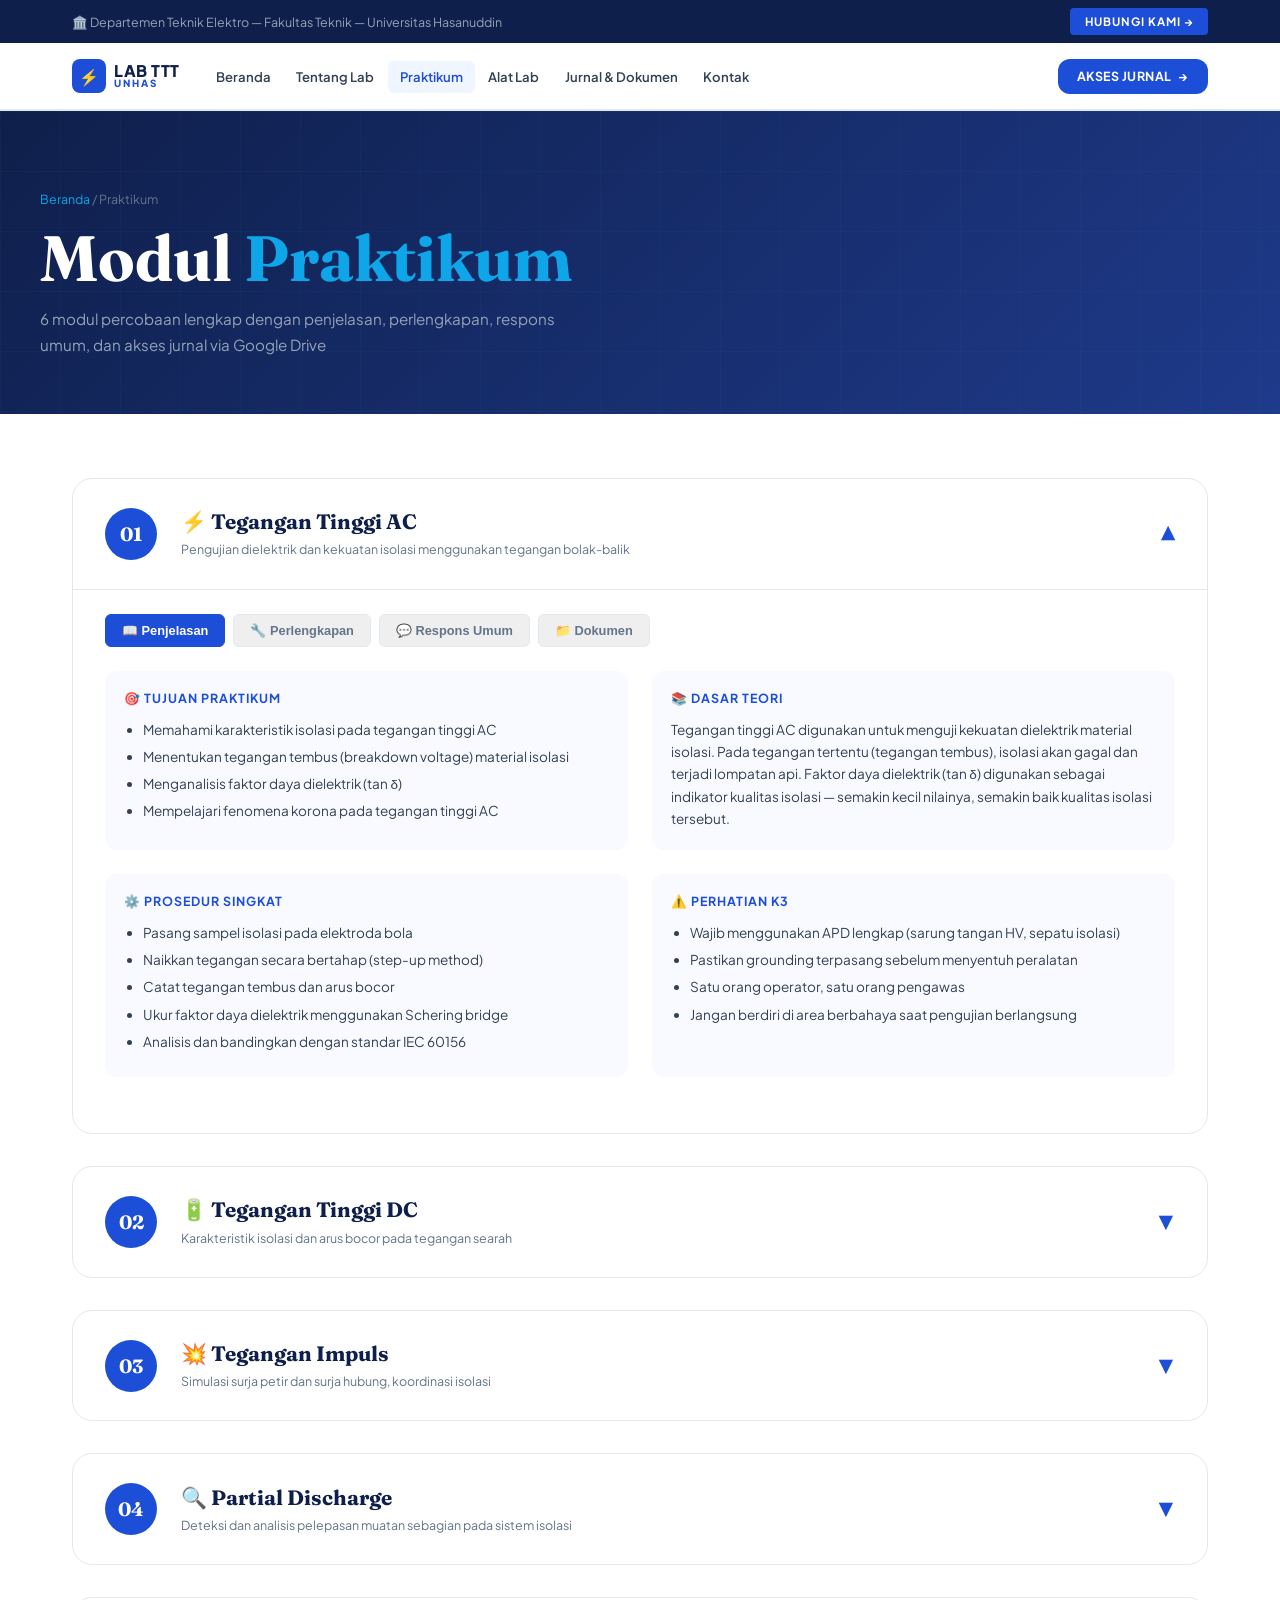
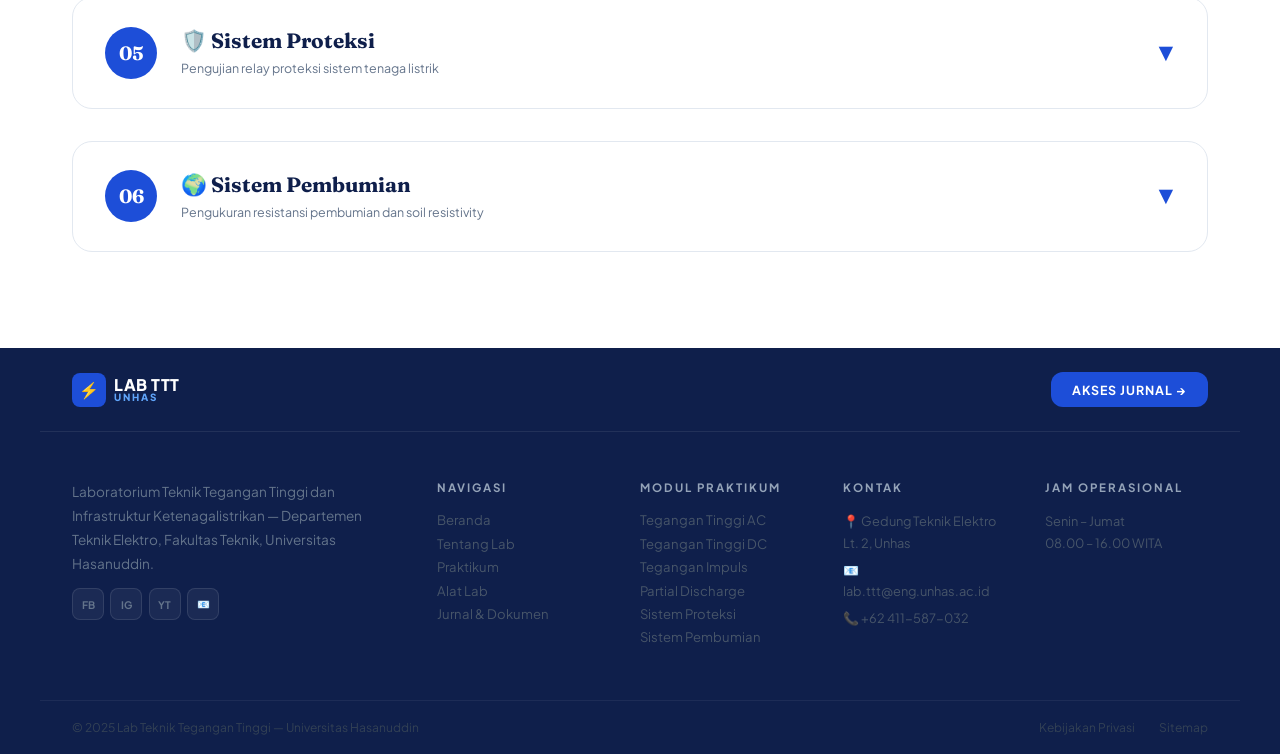
<file: praktikum.html>
<!DOCTYPE html>
<html lang="id">
<head>
  <meta charset="UTF-8"/><meta name="viewport" content="width=device-width, initial-scale=1.0"/>
  <title>Praktikum — Lab Teknik Tegangan Tinggi Unhas</title>
  <link rel="preconnect" href="https://fonts.googleapis.com"/>
  <link href="https://fonts.googleapis.com/css2?family=Plus+Jakarta+Sans:wght@300;400;500;600;700;800&family=Fraunces:ital,wght@0,600;0,700;0,800;1,700&display=swap" rel="stylesheet"/>
  <link rel="stylesheet" href="style.css"/>
</head>
<body>
<div class="topbar"><div class="topbar-inner"><span class="topbar-link">🏛️ Departemen Teknik Elektro — Fakultas Teknik — Universitas Hasanuddin</span><a href="contact.html" class="topbar-cta">HUBUNGI KAMI →</a></div></div>
<nav class="navbar" id="navbar"><div class="nav-inner">
  <a href="index.html" class="logo"><div class="logo-bolt">⚡</div><div class="logo-text">LAB TTT<span>UNHAS</span></div></a>
  <ul class="nav-links">
    <li><a href="index.html">Beranda</a></li><li><a href="about.html">Tentang Lab</a></li>
    <li><a href="praktikum.html" class="active">Praktikum</a></li>
    <li><a href="alat.html">Alat Lab</a></li><li><a href="jurnal.html">Jurnal & Dokumen</a></li><li><a href="contact.html">Kontak</a></li>
  </ul>
  <div class="nav-actions"><a href="jurnal.html" class="nav-contact-btn">AKSES JURNAL <span class="nav-arrow">→</span></a></div>
  <button class="hamburger" id="hamburger"><span></span><span></span><span></span></button>
</div></nav>
<div class="mobile-menu" id="mobileMenu">
  <a href="index.html">Beranda</a><a href="about.html">Tentang Lab</a><a href="praktikum.html">Praktikum</a><a href="alat.html">Alat Lab</a><a href="jurnal.html">Jurnal & Dokumen</a><a href="contact.html">Kontak</a>
</div>

<section class="page-hero">
  <div class="page-hero-inner">
    <div class="breadcrumb"><a href="index.html">Beranda</a> / Praktikum</div>
    <h1>Modul <em>Praktikum</em></h1>
    <p>6 modul percobaan lengkap dengan penjelasan, perlengkapan, respons umum, dan akses jurnal via Google Drive</p>
  </div>
</section>

<section class="prak-detail-section">

  <!-- 01 TTT AC -->
  <div id="ttt-ac" class="prak-detail-item open">
    <div class="prak-detail-header">
      <div class="prak-detail-num">01</div>
      <div class="prak-detail-title">
        <h3>⚡ Tegangan Tinggi AC</h3>
        <span>Pengujian dielektrik dan kekuatan isolasi menggunakan tegangan bolak-balik</span>
      </div>
      <span class="prak-detail-toggle">▼</span>
    </div>
    <div class="prak-detail-body">
      <div class="prak-tabs">
        <button class="prak-tab active" data-tab="penjelasan">📖 Penjelasan</button>
        <button class="prak-tab" data-tab="perlengkapan">🔧 Perlengkapan</button>
        <button class="prak-tab" data-tab="respons">💬 Respons Umum</button>
        <button class="prak-tab" data-tab="dokumen">📁 Dokumen</button>
      </div>

      <div class="prak-tab-content active" data-content="penjelasan">
        <div class="prak-info-grid">
          <div class="prak-info-box">
            <h4>🎯 Tujuan Praktikum</h4>
            <ul>
              <li>Memahami karakteristik isolasi pada tegangan tinggi AC</li>
              <li>Menentukan tegangan tembus (breakdown voltage) material isolasi</li>
              <li>Menganalisis faktor daya dielektrik (tan δ)</li>
              <li>Mempelajari fenomena korona pada tegangan tinggi AC</li>
            </ul>
          </div>
          <div class="prak-info-box">
            <h4>📚 Dasar Teori</h4>
            <p>Tegangan tinggi AC digunakan untuk menguji kekuatan dielektrik material isolasi. Pada tegangan tertentu (tegangan tembus), isolasi akan gagal dan terjadi lompatan api. Faktor daya dielektrik (tan δ) digunakan sebagai indikator kualitas isolasi — semakin kecil nilainya, semakin baik kualitas isolasi tersebut.</p>
          </div>
          <div class="prak-info-box">
            <h4>⚙️ Prosedur Singkat</h4>
            <ul>
              <li>Pasang sampel isolasi pada elektroda bola</li>
              <li>Naikkan tegangan secara bertahap (step-up method)</li>
              <li>Catat tegangan tembus dan arus bocor</li>
              <li>Ukur faktor daya dielektrik menggunakan Schering bridge</li>
              <li>Analisis dan bandingkan dengan standar IEC 60156</li>
            </ul>
          </div>
          <div class="prak-info-box">
            <h4>⚠️ Perhatian K3</h4>
            <ul>
              <li>Wajib menggunakan APD lengkap (sarung tangan HV, sepatu isolasi)</li>
              <li>Pastikan grounding terpasang sebelum menyentuh peralatan</li>
              <li>Satu orang operator, satu orang pengawas</li>
              <li>Jangan berdiri di area berbahaya saat pengujian berlangsung</li>
            </ul>
          </div>
        </div>
      </div>

      <div class="prak-tab-content" data-content="perlengkapan">
        <div class="prak-info-grid">
          <div class="prak-info-box">
            <h4>🔌 Peralatan Utama</h4>
            <ul>
              <li>High Voltage AC Transformer (0–100 kV)</li>
              <li>Elektroda bola (sphere gap) sesuai IEC 60052</li>
              <li>Schering Bridge untuk pengukuran tan δ</li>
              <li>Osiloskop digital 100 MHz</li>
              <li>Voltmeter HV (kapasitif divider)</li>
            </ul>
          </div>
          <div class="prak-info-box">
            <h4>🧪 Bahan & Sampel</h4>
            <ul>
              <li>Minyak transformator (transformer oil)</li>
              <li>Sampel isolasi padat (epoxy resin, PVC)</li>
              <li>Elektroda tembaga dan kuningan</li>
              <li>Kertas saring (filter paper)</li>
              <li>Alkohol isopropil untuk pembersihan</li>
            </ul>
          </div>
          <div class="prak-info-box">
            <h4>🦺 APD yang Diperlukan</h4>
            <ul>
              <li>Sarung tangan isolasi kelas 2 (min. 17 kV)</li>
              <li>Sepatu safety berisolasi</li>
              <li>Kacamata pelindung</li>
              <li>Jas lab / baju kerja</li>
              <li>Helm safety (jika diperlukan)</li>
            </ul>
          </div>
          <div class="prak-info-box">
            <h4>📋 Formulir & Lembar Data</h4>
            <ul>
              <li>Lembar data pengujian tegangan tembus</li>
              <li>Tabel pengukuran arus bocor</li>
              <li>Form hasil pengukuran Schering bridge</li>
              <li>Lembar analisis dan kesimpulan</li>
            </ul>
          </div>
        </div>
      </div>

      <div class="prak-tab-content" data-content="respons">
        <div class="prak-info-grid">
          <div class="prak-info-box">
            <h4>❓ Pertanyaan yang Sering Diajukan</h4>
            <ul>
              <li><strong>Q: Mengapa tegangan dinaikkan secara bertahap?</strong><br/>A: Untuk mengamati proses ionisasi dan mencegah kerusakan peralatan akibat surja tegangan.</li>
              <li><strong>Q: Apa pengaruh suhu terhadap tegangan tembus?</strong><br/>A: Suhu tinggi menurunkan viskositas minyak dan mengurangi kekuatan dielektrik.</li>
              <li><strong>Q: Kenapa nilai tan δ harus sekecil mungkin?</strong><br/>A: Nilai tan δ kecil menunjukkan rugi-rugi dielektrik yang rendah dan isolasi yang masih baik.</li>
            </ul>
          </div>
          <div class="prak-info-box">
            <h4>📊 Hasil yang Diharapkan</h4>
            <ul>
              <li>Tegangan tembus minyak transformator baru: &gt; 30 kV (IEC 60156)</li>
              <li>Faktor daya dielektrik (tan δ): &lt; 0.005 pada 90°C</li>
              <li>Arus bocor pada tegangan operasi: &lt; 1 mA</li>
              <li>Grafik V-I yang linear sebelum tembus</li>
            </ul>
          </div>
          <div class="prak-info-box">
            <h4>⚡ Fenomena yang Teramati</h4>
            <ul>
              <li>Korona: cahaya kebiruan di sekitar elektroda pada tegangan tinggi</li>
              <li>Tembus: percikan api dan bunyi ledakan saat isolasi gagal</li>
              <li>Treeing: pola cabang pada isolasi padat setelah tembus parsial</li>
            </ul>
          </div>
          <div class="prak-info-box">
            <h4>🔧 Masalah Umum & Solusi</h4>
            <ul>
              <li>Tegangan tembus terlalu rendah → cek kebersihan elektroda dan sampel</li>
              <li>Arus bocor tinggi → periksa kualitas minyak (moisture content)</li>
              <li>Hasil tidak konsisten → ulang pengujian, minimal 6 kali sesuai standar</li>
            </ul>
          </div>
        </div>
      </div>

      <div class="prak-tab-content" data-content="dokumen">
        <p style="font-size:.88rem;color:var(--text-gray);margin-bottom:1.5rem">Klik tombol di bawah untuk mengakses dokumen melalui Google Drive. Pastikan Anda sudah login dengan akun email universitas.</p>
        <div class="gdrive-links-grid">
          <a href="https://drive.google.com/your-link-here" target="_blank" class="gdrive-btn"><span class="gdrive-icon">📄</span> Jurnal Lengkap TTT AC</a>
          <a href="https://drive.google.com/your-link-here" target="_blank" class="gdrive-btn"><span class="gdrive-icon">📋</span> Modul Praktikum</a>
          <a href="https://drive.google.com/your-link-here" target="_blank" class="gdrive-btn"><span class="gdrive-icon">📊</span> Template Laporan</a>
          <a href="https://drive.google.com/your-link-here" target="_blank" class="gdrive-btn"><span class="gdrive-icon">🦺</span> Panduan K3</a>
          <a href="https://drive.google.com/your-link-here" target="_blank" class="gdrive-btn"><span class="gdrive-icon">📐</span> Lembar Data</a>
        </div>
      </div>
    </div>
  </div>

  <!-- 02 TTT DC -->
  <div id="ttt-dc" class="prak-detail-item">
    <div class="prak-detail-header">
      <div class="prak-detail-num">02</div>
      <div class="prak-detail-title"><h3>🔋 Tegangan Tinggi DC</h3><span>Karakteristik isolasi dan arus bocor pada tegangan searah</span></div>
      <span class="prak-detail-toggle">▼</span>
    </div>
    <div class="prak-detail-body">
      <div class="prak-tabs">
        <button class="prak-tab active" data-tab="penjelasan2">📖 Penjelasan</button>
        <button class="prak-tab" data-tab="perlengkapan2">🔧 Perlengkapan</button>
        <button class="prak-tab" data-tab="respons2">💬 Respons Umum</button>
        <button class="prak-tab" data-tab="dokumen2">📁 Dokumen</button>
      </div>
      <div class="prak-tab-content active" data-content="penjelasan2">
        <div class="prak-info-grid">
          <div class="prak-info-box"><h4>🎯 Tujuan Praktikum</h4><ul><li>Memahami karakteristik isolasi pada tegangan DC</li><li>Mengukur resistivitas volume dan permukaan isolasi</li><li>Menentukan indeks polarisasi (PI) dan indeks penyerapan (DAR)</li><li>Menganalisis arus bocor sebagai fungsi tegangan</li></ul></div>
          <div class="prak-info-box"><h4>📚 Dasar Teori</h4><p>Pada tegangan DC, arus yang mengalir melalui isolasi terdiri dari arus konduksi, arus polarisasi, dan arus absorpsi. Indeks Polarisasi (PI = R10min/R1min) digunakan untuk mengevaluasi kondisi isolasi — nilai PI &gt; 2 menunjukkan isolasi dalam kondisi baik.</p></div>
          <div class="prak-info-box"><h4>⚙️ Prosedur Singkat</h4><ul><li>Ukur resistansi isolasi dengan Megger pada 500V, 1kV, 5kV</li><li>Lakukan pengujian step voltage untuk menentukan knee point</li><li>Hitung nilai PI dan DAR dari hasil pengukuran</li><li>Plot grafik arus vs waktu dan arus vs tegangan</li></ul></div>
          <div class="prak-info-box"><h4>⚠️ Perhatian K3</h4><ul><li>Discharge kapasitor setelah pengujian selesai</li><li>Jangan menyentuh terminal sebelum discharge sempurna</li><li>Gunakan discharge rod yang terinsulasi</li><li>Catat waktu charging untuk estimasi waktu discharge</li></ul></div>
        </div>
      </div>
      <div class="prak-tab-content" data-content="perlengkapan2">
        <div class="prak-info-grid">
          <div class="prak-info-box"><h4>🔌 Peralatan Utama</h4><ul><li>DC High Voltage Power Supply (0–100 kV DC)</li><li>Megger Digital (500V – 10kV)</li><li>Picoammeter untuk pengukuran arus bocor</li><li>Elektroda Rogowski-Burch (guard electrode system)</li><li>Kapasitor penyimpan energi</li></ul></div>
          <div class="prak-info-box"><h4>🧪 Bahan & Sampel</h4><ul><li>Kabel tegangan menengah (sample potongan)</li><li>Isolasi polimer (XLPE, EPDM)</li><li>Minyak isolasi</li><li>Discharge rod dan safety grounding</li></ul></div>
          <div class="prak-info-box"><h4>🦺 APD yang Diperlukan</h4><ul><li>Sarung tangan isolasi HV</li><li>Sepatu safety berisolasi</li><li>Face shield</li><li>Jas lab anti-static</li></ul></div>
          <div class="prak-info-box"><h4>📋 Formulir</h4><ul><li>Lembar pengukuran resistansi isolasi</li><li>Tabel perhitungan PI dan DAR</li><li>Grafik arus bocor vs waktu</li><li>Form penilaian kondisi isolasi</li></ul></div>
        </div>
      </div>
      <div class="prak-tab-content" data-content="respons2">
        <div class="prak-info-grid">
          <div class="prak-info-box"><h4>❓ FAQ</h4><ul><li><strong>Q: Apa perbedaan PI dan DAR?</strong><br/>A: PI = R10/R1 (menit), DAR = R60s/R30s. Keduanya mengindikasikan kondisi isolasi berdasarkan perbandingan resistansi.</li><li><strong>Q: Kenapa tegangan DC lebih berbahaya dari AC?</strong><br/>A: Kapasitor terisi dan menyimpan energi yang dapat menyebabkan shock meskipun sumber sudah dimatikan.</li></ul></div>
          <div class="prak-info-box"><h4>📊 Hasil yang Diharapkan</h4><ul><li>PI &gt; 2.0: Isolasi baik (excellent)</li><li>PI 1.0–2.0: Isolasi perlu perhatian</li><li>PI &lt; 1.0: Isolasi rusak, perlu penggantian</li><li>DAR &gt; 1.25: kondisi baik</li></ul></div>
          <div class="prak-info-box"><h4>⚡ Fenomena Teramati</h4><ul><li>Arus polarisasi menurun secara eksponensial terhadap waktu</li><li>Space charge accumulation pada isolasi polimer</li><li>Peningkatan arus bocor saat isolasi degradasi</li></ul></div>
          <div class="prak-info-box"><h4>🔧 Masalah & Solusi</h4><ul><li>Arus bocor berfluktuasi → periksa koneksi guard electrode</li><li>PI sangat rendah → isolasi mungkin lembab, lakukan pengeringan</li><li>Discharge lambat → gunakan discharge resistor yang sesuai</li></ul></div>
        </div>
      </div>
      <div class="prak-tab-content" data-content="dokumen2">
        <p style="font-size:.88rem;color:var(--text-gray);margin-bottom:1.5rem">Akses dokumen praktikum Tegangan Tinggi DC melalui Google Drive berikut:</p>
        <div class="gdrive-links-grid">
          <a href="https://drive.google.com/your-link-here" target="_blank" class="gdrive-btn"><span class="gdrive-icon">📄</span> Jurnal Lengkap TTT DC</a>
          <a href="https://drive.google.com/your-link-here" target="_blank" class="gdrive-btn"><span class="gdrive-icon">📋</span> Modul Praktikum</a>
          <a href="https://drive.google.com/your-link-here" target="_blank" class="gdrive-btn"><span class="gdrive-icon">📊</span> Template Laporan</a>
          <a href="https://drive.google.com/your-link-here" target="_blank" class="gdrive-btn"><span class="gdrive-icon">📐</span> Lembar Data</a>
        </div>
      </div>
    </div>
  </div>

  <!-- 03 IMPULS -->
  <div id="ttt-impuls" class="prak-detail-item">
    <div class="prak-detail-header">
      <div class="prak-detail-num">03</div>
      <div class="prak-detail-title"><h3>💥 Tegangan Impuls</h3><span>Simulasi surja petir dan surja hubung, koordinasi isolasi</span></div>
      <span class="prak-detail-toggle">▼</span>
    </div>
    <div class="prak-detail-body">
      <div class="prak-tabs">
        <button class="prak-tab active" data-tab="p3a">📖 Penjelasan</button>
        <button class="prak-tab" data-tab="p3b">🔧 Perlengkapan</button>
        <button class="prak-tab" data-tab="p3c">💬 Respons Umum</button>
        <button class="prak-tab" data-tab="p3d">📁 Dokumen</button>
      </div>
      <div class="prak-tab-content active" data-content="p3a">
        <div class="prak-info-grid">
          <div class="prak-info-box"><h4>🎯 Tujuan</h4><ul><li>Membangkitkan dan mengukur tegangan impuls standar (1.2/50 μs dan 8/20 μs)</li><li>Menentukan tegangan tembus impuls (BIL) material isolasi</li><li>Mempelajari pengaruh polaritas terhadap tegangan tembus</li><li>Studi koordinasi isolasi sistem tenaga listrik</li></ul></div>
          <div class="prak-info-box"><h4>📚 Dasar Teori</h4><p>Tegangan impuls standar surja petir memiliki waktu muka 1.2 μs dan waktu ekor 50 μs (1.2/50 μs). Generator Marx digunakan untuk membangkitkan tegangan impuls sangat tinggi dengan mengisi kapasitor secara paralel dan melepaskannya secara seri.</p></div>
          <div class="prak-info-box"><h4>⚙️ Prosedur</h4><ul><li>Set parameter generator Marx (R1, R2, C)</li><li>Kalibrasi kapasitif divider</li><li>Lakukan pengujian dengan metode up-and-down (IEC 60060)</li><li>Analisis bentuk gelombang dengan osiloskop digital</li></ul></div>
          <div class="prak-info-box"><h4>⚠️ K3 Khusus</h4><ul><li>Area clearance minimal 3 meter dari generator</li><li>Pengujian HANYA dengan 2+ personel</li><li>Tanda bahaya dan barricade harus terpasang</li><li>Prosedur lockout/tagout wajib diterapkan</li></ul></div>
        </div>
      </div>
      <div class="prak-tab-content" data-content="p3b">
        <div class="prak-info-grid">
          <div class="prak-info-box"><h4>🔌 Peralatan</h4><ul><li>Marx Impulse Generator (hingga 400 kV puncak)</li><li>Kapasitif Divider rasio 1000:1</li><li>Osiloskop Digital 500 MHz, 2 GS/s</li><li>Elektroda bola dan elektroda jarum-bidang</li><li>Software analisis bentuk gelombang</li></ul></div>
          <div class="prak-info-box"><h4>🧪 Sampel Uji</h4><ul><li>Isolator porselen dan polimer</li><li>Kabel dan terminasi kabel</li><li>Transformator miniatur</li><li>Elektroda bola untuk kalibrasi</li></ul></div>
          <div class="prak-info-box"><h4>🦺 APD Wajib</h4><ul><li>Ear protection (tingkat kebisingan tinggi)</li><li>Face shield balistik</li><li>Sarung tangan HV kelas 4</li><li>Baju tahan api (arc flash)</li></ul></div>
          <div class="prak-info-box"><h4>📋 Formulir</h4><ul><li>Lembar data parameter generator</li><li>Tabel hasil pengujian up-and-down</li><li>Form analisis bentuk gelombang</li><li>Laporan koordinasi isolasi</li></ul></div>
        </div>
      </div>
      <div class="prak-tab-content" data-content="p3c">
        <div class="prak-info-grid">
          <div class="prak-info-box"><h4>❓ FAQ</h4><ul><li><strong>Q: Apa itu 1.2/50 μs?</strong><br/>A: 1.2 μs = waktu muka (front time), 50 μs = waktu ekor (tail time). Ini adalah standar surja petir IEC.</li><li><strong>Q: Mengapa polaritas berpengaruh?</strong><br/>A: Distribusi medan listrik berbeda untuk polaritas positif dan negatif, terutama pada elektroda asimetris.</li></ul></div>
          <div class="prak-info-box"><h4>📊 Hasil Tipikal</h4><ul><li>BIL isolator 20 kV: sekitar 125 kV puncak</li><li>CFO (Critical Flashover): tegangan 50% probabilitas tembus</li><li>Waktu muka terukur: 1.2 ± 0.36 μs (toleransi IEC)</li></ul></div>
          <div class="prak-info-box"><h4>⚡ Fenomena</h4><ul><li>Flashover external: lompatan api di permukaan isolator</li><li>Puncture: tembus langsung melalui badan isolator</li><li>Withstand: isolator bertahan tanpa tembus</li></ul></div>
          <div class="prak-info-box"><h4>🔧 Troubleshooting</h4><ul><li>Gelombang tidak standar → atur ulang R1, R2, C generator</li><li>Pre-strike terlalu sering → turunkan tegangan pengisian</li><li>Divider tidak linear → kalibrasi ulang dengan bola standar</li></ul></div>
        </div>
      </div>
      <div class="prak-tab-content" data-content="p3d">
        <p style="font-size:.88rem;color:var(--text-gray);margin-bottom:1.5rem">Akses dokumen praktikum Tegangan Impuls:</p>
        <div class="gdrive-links-grid">
          <a href="https://drive.google.com/your-link-here" target="_blank" class="gdrive-btn"><span class="gdrive-icon">📄</span> Jurnal Tegangan Impuls</a>
          <a href="https://drive.google.com/your-link-here" target="_blank" class="gdrive-btn"><span class="gdrive-icon">📋</span> Modul Praktikum</a>
          <a href="https://drive.google.com/your-link-here" target="_blank" class="gdrive-btn"><span class="gdrive-icon">📊</span> Template Laporan</a>
          <a href="https://drive.google.com/your-link-here" target="_blank" class="gdrive-btn"><span class="gdrive-icon">📐</span> Lembar Data</a>
        </div>
      </div>
    </div>
  </div>

  <!-- 04 PD -->
  <div id="partial-discharge" class="prak-detail-item">
    <div class="prak-detail-header">
      <div class="prak-detail-num">04</div>
      <div class="prak-detail-title"><h3>🔍 Partial Discharge</h3><span>Deteksi dan analisis pelepasan muatan sebagian pada sistem isolasi</span></div>
      <span class="prak-detail-toggle">▼</span>
    </div>
    <div class="prak-detail-body">
      <div class="prak-tabs">
        <button class="prak-tab active" data-tab="p4a">📖 Penjelasan</button>
        <button class="prak-tab" data-tab="p4b">🔧 Perlengkapan</button>
        <button class="prak-tab" data-tab="p4c">💬 Respons Umum</button>
        <button class="prak-tab" data-tab="p4d">📁 Dokumen</button>
      </div>
      <div class="prak-tab-content active" data-content="p4a">
        <div class="prak-info-grid">
          <div class="prak-info-box"><h4>🎯 Tujuan</h4><ul><li>Mendeteksi dan mengukur partial discharge (PD) pada isolasi</li><li>Menganalisis pola PD (PRPD - Phase Resolved PD)</li><li>Menentukan tingkat keparahan degradasi isolasi</li><li>Membedakan jenis cacat isolasi dari pola PD</li></ul></div>
          <div class="prak-info-box"><h4>📚 Dasar Teori</h4><p>Partial Discharge adalah pelepasan muatan lokal yang tidak menembus seluruh isolasi. PD terjadi di rongga (void), permukaan, atau ujung konduktor. Pengukuran PD dalam pC (pikoCoulomb) sesuai standar IEC 60270 digunakan untuk mengevaluasi integritas isolasi.</p></div>
          <div class="prak-info-box"><h4>⚙️ Prosedur</h4><ul><li>Set up rangkaian pengukuran PD sesuai IEC 60270</li><li>Kalibrasi sistem dengan injector kalibrasi</li><li>Naikkan tegangan hingga PDIV (PD Inception Voltage)</li><li>Rekam dan analisis pola PRPD</li></ul></div>
          <div class="prak-info-box"><h4>⚠️ K3</h4><ul><li>Ruang pengujian harus bebas EMI (Faraday cage)</li><li>Kabel koaksial tershielded untuk mengurangi noise</li><li>Grounding sistem yang sempurna</li><li>Jangan ada peralatan elektronik tidak terlindungi di sekitar area</li></ul></div>
        </div>
      </div>
      <div class="prak-tab-content" data-content="p4b">
        <div class="prak-info-grid">
          <div class="prak-info-box"><h4>🔌 Peralatan</h4><ul><li>PD Detector dan Analyzer (IEC 60270 compliant)</li><li>Calibration Injector (50 pC, 100 pC)</li><li>Coupling Capacitor (1000 pF, 100 kV)</li><li>Measurement Impedance (Zm)</li><li>Shielded Room (Faraday Cage)</li></ul></div>
          <div class="prak-info-box"><h4>🧪 Sampel</h4><ul><li>Kabel XLPE dengan void buatan</li><li>Transformator miniatur</li><li>Kapasitor dengan cacat internal</li><li>Sampel epoxy dengan inklusi udara</li></ul></div>
          <div class="prak-info-box"><h4>🦺 APD</h4><ul><li>Sarung tangan HV</li><li>Sepatu isolasi</li><li>Kacamata pelindung</li></ul></div>
          <div class="prak-info-box"><h4>📋 Formulir</h4><ul><li>Lembar kalibrasi sistem PD</li><li>Form rekaman PDIV dan PDEV</li><li>Template analisis pola PRPD</li><li>Laporan kondisi isolasi</li></ul></div>
        </div>
      </div>
      <div class="prak-tab-content" data-content="p4c">
        <div class="prak-info-grid">
          <div class="prak-info-box"><h4>❓ FAQ</h4><ul><li><strong>Q: Berapa batas PD yang masih aman?</strong><br/>A: Bergantung pada peralatan. Untuk transformator daya, umumnya &lt; 500 pC. Untuk GIS, &lt; 5 pC.</li><li><strong>Q: Apa perbedaan PDIV dan PDEV?</strong><br/>A: PDIV = tegangan awal PD muncul. PDEV = tegangan PD padam saat diturunkan. PDEV &lt; PDIV karena efek memori.</li></ul></div>
          <div class="prak-info-box"><h4>📊 Hasil Tipikal</h4><ul><li>Internal void: PD muncul di kedua sisi siklus AC, magnitude serupa</li><li>Surface discharge: PD asimetris, lebih besar di satu polaritas</li><li>Corona: PD di polaritas negatif mendominasi (elektroda jarum)</li></ul></div>
          <div class="prak-info-box"><h4>⚡ Pola PRPD Umum</h4><ul><li>Void: distribusi simetris di 0° dan 180°</li><li>Surface: distribusi asimetris, kluster di satu sisi</li><li>Corona: kluster di sudut fase tertentu</li></ul></div>
          <div class="prak-info-box"><h4>🔧 Troubleshooting</h4><ul><li>Background noise tinggi → periksa shielding dan grounding</li><li>Tidak ada PD padahal ada cacat → naikkan tegangan bertahap</li><li>Kalibrasi tidak akurat → periksa kapasitansi coupling capacitor</li></ul></div>
        </div>
      </div>
      <div class="prak-tab-content" data-content="p4d">
        <p style="font-size:.88rem;color:var(--text-gray);margin-bottom:1.5rem">Akses dokumen praktikum Partial Discharge:</p>
        <div class="gdrive-links-grid">
          <a href="https://drive.google.com/your-link-here" target="_blank" class="gdrive-btn"><span class="gdrive-icon">📄</span> Jurnal Partial Discharge</a>
          <a href="https://drive.google.com/your-link-here" target="_blank" class="gdrive-btn"><span class="gdrive-icon">📋</span> Modul Praktikum</a>
          <a href="https://drive.google.com/your-link-here" target="_blank" class="gdrive-btn"><span class="gdrive-icon">📊</span> Template Laporan</a>
          <a href="https://drive.google.com/your-link-here" target="_blank" class="gdrive-btn"><span class="gdrive-icon">📐</span> Lembar Data</a>
        </div>
      </div>
    </div>
  </div>

  <!-- 05 PROTEKSI -->
  <div id="proteksi" class="prak-detail-item">
    <div class="prak-detail-header">
      <div class="prak-detail-num">05</div>
      <div class="prak-detail-title"><h3>🛡️ Sistem Proteksi</h3><span>Pengujian relay proteksi sistem tenaga listrik</span></div>
      <span class="prak-detail-toggle">▼</span>
    </div>
    <div class="prak-detail-body">
      <div class="prak-tabs">
        <button class="prak-tab active" data-tab="p5a">📖 Penjelasan</button>
        <button class="prak-tab" data-tab="p5b">🔧 Perlengkapan</button>
        <button class="prak-tab" data-tab="p5c">💬 Respons Umum</button>
        <button class="prak-tab" data-tab="p5d">📁 Dokumen</button>
      </div>
      <div class="prak-tab-content active" data-content="p5a">
        <div class="prak-info-grid">
          <div class="prak-info-box"><h4>🎯 Tujuan</h4><ul><li>Memahami prinsip kerja relay proteksi arus lebih (OCR)</li><li>Melakukan pengujian dan kalibrasi relay digital</li><li>Menganalisis kurva karakteristik waktu-arus relay</li><li>Studi koordinasi proteksi sistem distribusi</li></ul></div>
          <div class="prak-info-box"><h4>📚 Dasar Teori</h4><p>Relay proteksi adalah perangkat yang mendeteksi kondisi abnormal dan memberikan sinyal trip ke pemutus daya (CB). Relay arus lebih (OCR) bekerja berdasarkan besarnya arus gangguan — semakin besar arus, semakin cepat relay bekerja (karakteristik invers).</p></div>
          <div class="prak-info-box"><h4>⚙️ Prosedur</h4><ul><li>Setting relay: Arus pickup, Time Multiplier Setting (TMS)</li><li>Injeksikan arus uji menggunakan relay test set</li><li>Ukur waktu kerja relay pada berbagai kelipatan arus pickup</li><li>Plot kurva t-I dan bandingkan dengan kurva standar IEC</li></ul></div>
          <div class="prak-info-box"><h4>⚠️ K3</h4><ul><li>Periksa rating tegangan dan arus test set</li><li>Pastikan circuit breaker yang diuji dalam kondisi open</li><li>Jangan bekerja seorang diri pada panel bertegangan</li></ul></div>
        </div>
      </div>
      <div class="prak-tab-content" data-content="p5b">
        <div class="prak-info-grid">
          <div class="prak-info-box"><h4>🔌 Peralatan</h4><ul><li>Relay Test Set (OMICRON CMC 356 atau setara)</li><li>Relay Proteksi Digital (OCR, directional, differential)</li><li>Current Transformer (CT) rasio 100:5</li><li>Voltage Transformer (VT) rasio 20kV/100V</li><li>Laptop dengan software analisis relay</li></ul></div>
          <div class="prak-info-box"><h4>🧪 Relay yang Diuji</h4><ul><li>Relay arus lebih non-directional (IDMT)</li><li>Relay arus lebih arah (Directional OCR)</li><li>Relay diferensial transformator</li><li>Relay jarak (Distance Relay)</li></ul></div>
          <div class="prak-info-box"><h4>🦺 APD</h4><ul><li>Sarung tangan isolasi (tegangan menengah)</li><li>Kacamata pelindung</li><li>Sepatu safety</li></ul></div>
          <div class="prak-info-box"><h4>📋 Formulir</h4><ul><li>Lembar setting relay</li><li>Tabel pengukuran waktu kerja</li><li>Form kurva karakteristik</li><li>Laporan evaluasi koordinasi proteksi</li></ul></div>
        </div>
      </div>
      <div class="prak-tab-content" data-content="p5c">
        <div class="prak-info-grid">
          <div class="prak-info-box"><h4>❓ FAQ</h4><ul><li><strong>Q: Apa itu TMS?</strong><br/>A: Time Multiplier Setting — faktor pengali yang menggeser kurva t-I ke atas/bawah untuk koordinasi dengan relay lain dalam sistem.</li><li><strong>Q: Kurva apa yang paling umum dipakai?</strong><br/>A: Standard Inverse (SI), Very Inverse (VI), dan Extremely Inverse (EI) sesuai IEC 60255.</li></ul></div>
          <div class="prak-info-box"><h4>📊 Hasil Tipikal</h4><ul><li>Toleransi waktu kerja relay digital: ± 5%</li><li>Arus pickup: 100–120% dari setting</li><li>Coordinating time interval (CTI): minimal 0.3 detik</li></ul></div>
          <div class="prak-info-box"><h4>⚡ Fenomena</h4><ul><li>Relay hunting: relay trip berulang karena setting terlalu sensitif</li><li>Relay maloperation: trip tidak seharusnya karena inrush current</li><li>Relay fail-to-trip: relay tidak bekerja karena setting terlalu tinggi</li></ul></div>
          <div class="prak-info-box"><h4>🔧 Troubleshooting</h4><ul><li>Waktu trip tidak sesuai → cek setting TMS dan Ip</li><li>Relay tidak trip → periksa suplai tegangan auxiliary</li><li>Hasil tidak konsisten → kalibrasi relay test set</li></ul></div>
        </div>
      </div>
      <div class="prak-tab-content" data-content="p5d">
        <p style="font-size:.88rem;color:var(--text-gray);margin-bottom:1.5rem">Akses dokumen praktikum Sistem Proteksi:</p>
        <div class="gdrive-links-grid">
          <a href="https://drive.google.com/your-link-here" target="_blank" class="gdrive-btn"><span class="gdrive-icon">📄</span> Jurnal Sistem Proteksi</a>
          <a href="https://drive.google.com/your-link-here" target="_blank" class="gdrive-btn"><span class="gdrive-icon">📋</span> Modul Praktikum</a>
          <a href="https://drive.google.com/your-link-here" target="_blank" class="gdrive-btn"><span class="gdrive-icon">📊</span> Template Laporan</a>
          <a href="https://drive.google.com/your-link-here" target="_blank" class="gdrive-btn"><span class="gdrive-icon">📐</span> Lembar Data</a>
        </div>
      </div>
    </div>
  </div>

  <!-- 06 GROUNDING -->
  <div id="grounding" class="prak-detail-item">
    <div class="prak-detail-header">
      <div class="prak-detail-num">06</div>
      <div class="prak-detail-title"><h3>🌍 Sistem Pembumian</h3><span>Pengukuran resistansi pembumian dan soil resistivity</span></div>
      <span class="prak-detail-toggle">▼</span>
    </div>
    <div class="prak-detail-body">
      <div class="prak-tabs">
        <button class="prak-tab active" data-tab="p6a">📖 Penjelasan</button>
        <button class="prak-tab" data-tab="p6b">🔧 Perlengkapan</button>
        <button class="prak-tab" data-tab="p6c">💬 Respons Umum</button>
        <button class="prak-tab" data-tab="p6d">📁 Dokumen</button>
      </div>
      <div class="prak-tab-content active" data-content="p6a">
        <div class="prak-info-grid">
          <div class="prak-info-box"><h4>🎯 Tujuan</h4><ul><li>Mengukur resistansi pembumian dengan metode three-pole dan fall of potential</li><li>Mengukur resistivitas tanah dengan metode Wenner</li><li>Mengevaluasi efektivitas sistem grounding</li><li>Menghitung step dan touch voltage pada kondisi gangguan</li></ul></div>
          <div class="prak-info-box"><h4>📚 Dasar Teori</h4><p>Sistem pembumian berfungsi menyalurkan arus gangguan ke bumi dengan aman. Resistansi pembumian yang rendah (&lt; 1 Ω untuk gardu induk, &lt; 5 Ω untuk gardu distribusi) memastikan tegangan sentuh dan langkah dalam batas aman sesuai standar IEEE 80.</p></div>
          <div class="prak-info-box"><h4>⚙️ Prosedur</h4><ul><li>Ukur resistivitas tanah dengan metode Wenner (4-probe)</li><li>Ukur resistansi elektroda tunggal dan grid</li><li>Hitung resistansi grounding sistem menggunakan software CYMGRD</li><li>Evaluasi step dan touch voltage hasil simulasi</li></ul></div>
          <div class="prak-info-box"><h4>⚠️ K3</h4><ul><li>Hindari pengukuran saat hujan lebat</li><li>Hati-hati terhadap tegangan induksi pada probe</li><li>Jauhkan probe dari kabel tegangan tinggi aktif</li><li>Gunakan tali insulasi untuk penempatan probe jauh</li></ul></div>
        </div>
      </div>
      <div class="prak-tab-content" data-content="p6b">
        <div class="prak-info-grid">
          <div class="prak-info-box"><h4>🔌 Peralatan</h4><ul><li>Earth Resistance Meter (metode 3-pole dan 4-pole)</li><li>Soil Resistivity Meter (Wenner method)</li><li>Probe baja (4 probe, panjang 50 cm)</li><li>Kabel pengukur (min. 3 warna berbeda)</li><li>GPS untuk pemetaan lokasi</li></ul></div>
          <div class="prak-info-box"><h4>🧪 Objek Pengukuran</h4><ul><li>Elektroda rod tunggal (copper-clad rod)</li><li>Elektroda plat (copper plate)</li><li>Grid grounding gedung teknik</li><li>Sistem grounding tiang distribusi</li></ul></div>
          <div class="prak-info-box"><h4>🦺 APD</h4><ul><li>Sepatu safety</li><li>Sarung tangan kerja</li><li>Rompi reflektif (jika di area jalan)</li></ul></div>
          <div class="prak-info-box"><h4>📋 Formulir</h4><ul><li>Tabel pengukuran resistivitas tanah (per jarak probe)</li><li>Lembar hasil resistansi pembumian</li><li>Form interpretasi data Wenner</li><li>Laporan evaluasi sistem grounding</li></ul></div>
        </div>
      </div>
      <div class="prak-tab-content" data-content="p6c">
        <div class="prak-info-grid">
          <div class="prak-info-box"><h4>❓ FAQ</h4><ul><li><strong>Q: Berapa nilai resistansi grounding yang baik?</strong><br/>A: &lt; 1 Ω untuk gardu induk (IEEE 80), &lt; 5 Ω untuk gardu distribusi, &lt; 10 Ω untuk instalasi rumah (PUIL 2011).</li><li><strong>Q: Faktor apa yang mempengaruhi resistivitas tanah?</strong><br/>A: Kadar air, kandungan mineral, suhu, dan komposisi tanah (pasir, lempung, berbatu).</li></ul></div>
          <div class="prak-info-box"><h4>📊 Nilai Tipikal</h4><ul><li>Tanah lempung basah: 5–100 Ω·m</li><li>Tanah pasir kering: 1000–3000 Ω·m</li><li>Batu kapur: 5000–10000 Ω·m</li><li>Area kampus Unhas (tipikal): 50–200 Ω·m</li></ul></div>
          <div class="prak-info-box"><h4>⚡ Faktor Koreksi</h4><ul><li>Musim hujan: resistivitas tanah turun signifikan</li><li>Musim kemarau: resistivitas naik, grounding memburuk</li><li>Solusi: penambahan bentonite atau garam konduktif</li></ul></div>
          <div class="prak-info-box"><h4>🔧 Troubleshooting</h4><ul><li>Hasil bervariasi besar → cek kontak probe dengan tanah</li><li>Nilai sangat tinggi → mungkin ada interferensi dari kabel bawah tanah</li><li>Pengukuran tidak stabil → jauhkan dari sumber EMI</li></ul></div>
        </div>
      </div>
      <div class="prak-tab-content" data-content="p6d">
        <p style="font-size:.88rem;color:var(--text-gray);margin-bottom:1.5rem">Akses dokumen praktikum Sistem Pembumian:</p>
        <div class="gdrive-links-grid">
          <a href="https://drive.google.com/your-link-here" target="_blank" class="gdrive-btn"><span class="gdrive-icon">📄</span> Jurnal Sistem Pembumian</a>
          <a href="https://drive.google.com/your-link-here" target="_blank" class="gdrive-btn"><span class="gdrive-icon">📋</span> Modul Praktikum</a>
          <a href="https://drive.google.com/your-link-here" target="_blank" class="gdrive-btn"><span class="gdrive-icon">📊</span> Template Laporan</a>
          <a href="https://drive.google.com/your-link-here" target="_blank" class="gdrive-btn"><span class="gdrive-icon">📐</span> Lembar Data</a>
        </div>
      </div>
    </div>
  </div>

</section>

<footer class="footer">
  <div class="footer-top-bar"><a href="index.html" class="logo" style="color:white"><div class="logo-bolt">⚡</div><div class="logo-text" style="color:white">LAB TTT<span style="color:#60A5FA">UNHAS</span></div></a><a href="jurnal.html" class="footer-book-btn">AKSES JURNAL →</a></div>
  <div class="footer-grid">
    <div class="footer-col brand"><p>Laboratorium Teknik Tegangan Tinggi dan Infrastruktur Ketenagalistrikan — Departemen Teknik Elektro, Fakultas Teknik, Universitas Hasanuddin.</p><div class="footer-socials"><a href="#">FB</a><a href="#">IG</a><a href="#">YT</a><a href="#">📧</a></div></div>
    <div class="footer-col"><h4>Navigasi</h4><a href="index.html" style="display:block;font-size:.82rem;color:#475569;margin-bottom:.4rem">Beranda</a><a href="about.html" style="display:block;font-size:.82rem;color:#475569;margin-bottom:.4rem">Tentang Lab</a><a href="praktikum.html" style="display:block;font-size:.82rem;color:#475569;margin-bottom:.4rem">Praktikum</a><a href="alat.html" style="display:block;font-size:.82rem;color:#475569;margin-bottom:.4rem">Alat Lab</a><a href="jurnal.html" style="display:block;font-size:.82rem;color:#475569;margin-bottom:.4rem">Jurnal & Dokumen</a></div>
    <div class="footer-col"><h4>Modul Praktikum</h4><a href="#ttt-ac" style="display:block;font-size:.82rem;color:#475569;margin-bottom:.4rem">Tegangan Tinggi AC</a><a href="#ttt-dc" style="display:block;font-size:.82rem;color:#475569;margin-bottom:.4rem">Tegangan Tinggi DC</a><a href="#ttt-impuls" style="display:block;font-size:.82rem;color:#475569;margin-bottom:.4rem">Tegangan Impuls</a><a href="#partial-discharge" style="display:block;font-size:.82rem;color:#475569;margin-bottom:.4rem">Partial Discharge</a><a href="#proteksi" style="display:block;font-size:.82rem;color:#475569;margin-bottom:.4rem">Sistem Proteksi</a><a href="#grounding" style="display:block;font-size:.82rem;color:#475569;margin-bottom:.4rem">Sistem Pembumian</a></div>
    <div class="footer-col"><h4>Kontak</h4><p>📍 Gedung Teknik Elektro Lt. 2, Unhas</p><p>📧 lab.ttt@eng.unhas.ac.id</p><p>📞 +62 411-587-032</p></div>
    <div class="footer-col"><h4>Jam Operasional</h4><p>Senin – Jumat<br/>08.00 – 16.00 WITA</p></div>
  </div>
  <div class="footer-bottom"><span>© 2025 Lab Teknik Tegangan Tinggi — Universitas Hasanuddin</span><div class="footer-links-row"><a href="#">Kebijakan Privasi</a><a href="#">Sitemap</a></div></div>
</footer>
<script src="script.js"></script>
</body></html>
</file>
<file: style.css>
/* ─────────────────────────────────────────────
   LAB TEKNIK TEGANGAN TINGGI — UNHAS
   White + Blue Modern Design
───────────────────────────────────────────── */
:root {
  --white:      #FFFFFF;
  --off-white:  #F8FAFF;
  --blue-pale:  #EFF6FF;
  --blue-light: #DBEAFE;
  --blue:       #1D4ED8;
  --blue-dark:  #1E3A8A;
  --navy:       #0F1F4B;
  --accent:     #0EA5E9;
  --text:       #0F172A;
  --text-mid:   #334155;
  --text-gray:  #64748B;
  --border:     #E2E8F0;

  --font-head: 'Fraunces', serif;
  --font-body: 'Plus Jakarta Sans', sans-serif;
  --radius:    12px;
  --radius-lg: 20px;
  --shadow:    0 4px 24px rgba(15,31,75,0.08);
  --shadow-lg: 0 12px 48px rgba(15,31,75,0.14);
}

*, *::before, *::after { margin:0; padding:0; box-sizing:border-box; }
html { scroll-behavior:smooth; }
body { font-family:var(--font-body); background:var(--white); color:var(--text); overflow-x:hidden; }
a { text-decoration:none; color:inherit; }

/* ── TOPBAR ── */
.topbar { background:var(--navy); padding:.5rem 0; }
.topbar-inner {
  max-width:1200px; margin:0 auto; padding:0 2rem;
  display:flex; align-items:center; justify-content:space-between; gap:1rem;
}
.topbar-link { color:#94A3B8; font-size:.78rem; }
.topbar-cta {
  background:var(--blue); color:white;
  font-size:.72rem; font-weight:700; letter-spacing:1px;
  padding:.38rem .9rem; border-radius:4px; transition:background .2s;
  white-space:nowrap;
}
.topbar-cta:hover { background:var(--accent); }

/* ── NAVBAR ── */
.navbar {
  position:sticky; top:0; z-index:1000;
  background:var(--white); border-bottom:2px solid var(--border);
  transition:box-shadow .3s;
}
.navbar.scrolled { box-shadow:0 2px 20px rgba(15,31,75,.1); }
.nav-inner {
  max-width:1200px; margin:0 auto; padding:0 2rem;
  height:66px; display:flex; align-items:center; gap:1.5rem;
}
.logo { display:flex; align-items:center; gap:.5rem; flex-shrink:0; }
.logo-bolt {
  width:34px; height:34px; background:var(--blue);
  border-radius:8px; display:flex; align-items:center;
  justify-content:center; font-size:1rem; color:white;
}
.logo-text { font-family:var(--font-body); font-weight:800; font-size:1rem; letter-spacing:.5px; color:var(--navy); line-height:1; }
.logo-text span { color:var(--blue); display:block; font-size:.62rem; letter-spacing:2px; }

.nav-links { list-style:none; display:flex; gap:.1rem; flex:1; }
.nav-links a {
  font-size:.82rem; font-weight:600; color:var(--text-mid);
  padding:.45rem .75rem; border-radius:6px; transition:color .2s, background .2s;
  white-space:nowrap;
}
.nav-links a:hover, .nav-links a.active { color:var(--blue); background:var(--blue-pale); }

.nav-contact-btn {
  background:var(--blue); color:white !important;
  font-size:.78rem; font-weight:700; letter-spacing:.5px;
  padding:.6rem 1.2rem; border-radius:var(--radius);
  transition:background .2s, transform .2s; white-space:nowrap;
  display:flex; align-items:center; gap:.4rem;
}
.nav-contact-btn:hover { background:var(--blue-dark); transform:translateY(-1px); }

.hamburger { display:none; flex-direction:column; gap:5px; background:none; border:none; cursor:pointer; padding:4px; margin-left:auto; }
.hamburger span { display:block; width:24px; height:2px; background:var(--navy); border-radius:2px; transition:.3s; }

.mobile-menu { display:none; flex-direction:column; background:var(--white); border-bottom:2px solid var(--border); position:sticky; top:66px; z-index:999; }
.mobile-menu.open { display:flex; }
.mobile-menu a { padding:.8rem 2rem; font-size:.92rem; font-weight:600; color:var(--text-mid); border-bottom:1px solid var(--border); }
.mobile-menu a:hover { color:var(--blue); background:var(--blue-pale); }

/* ── BUTTONS ── */
.btn-solid {
  display:inline-flex; align-items:center; gap:.5rem;
  background:var(--blue); color:white;
  font-size:.85rem; font-weight:700; letter-spacing:.5px;
  padding:.8rem 1.6rem; border-radius:var(--radius);
  transition:background .2s, transform .2s, box-shadow .2s;
}
.btn-solid:hover { background:var(--blue-dark); transform:translateY(-2px); box-shadow:0 6px 20px rgba(29,78,216,.3); color:white; }
.btn-ghost {
  display:inline-flex; align-items:center; gap:.5rem;
  border:2px solid var(--border); color:var(--text-mid);
  font-size:.85rem; font-weight:700; letter-spacing:.5px;
  padding:.75rem 1.5rem; border-radius:var(--radius);
  transition:border-color .2s, color .2s;
}
.btn-ghost:hover { border-color:var(--blue); color:var(--blue); }
.btn-white {
  display:inline-flex; align-items:center; gap:.5rem;
  background:white; color:var(--blue);
  font-size:.85rem; font-weight:700; letter-spacing:.5px;
  padding:.8rem 1.6rem; border-radius:var(--radius);
  transition:transform .2s, box-shadow .2s;
}
.btn-white:hover { transform:translateY(-2px); box-shadow:0 6px 20px rgba(0,0,0,.15); }
.btn-white.sm { padding:.6rem 1.2rem; font-size:.8rem; }

/* ── HERO ── */
.hero {
  max-width:1200px; margin:0 auto;
  padding:5rem 2rem 4rem;
  display:flex; align-items:center; gap:4rem;
}
.hero-left { flex:1; }
.hero-tag {
  display:inline-flex; align-items:center; gap:.6rem;
  font-size:.78rem; font-weight:600; color:var(--blue);
  background:var(--blue-pale); border:1px solid var(--blue-light);
  padding:.4rem 1rem; border-radius:50px; margin-bottom:1.5rem; letter-spacing:.5px;
}
.tag-dot { width:7px; height:7px; background:var(--accent); border-radius:50%; animation:blink 1.5s infinite; }
@keyframes blink { 0%,100%{opacity:1} 50%{opacity:.3} }

.hero-title {
  font-family:var(--font-head);
  font-size:clamp(2.6rem,5vw,4rem);
  line-height:1.1; color:var(--navy); margin-bottom:1.4rem; font-weight:700;
}
.hero-title em { color:var(--blue); font-style:normal; }
.hero-sub { font-size:.95rem; line-height:1.75; color:var(--text-gray); max-width:480px; margin-bottom:2rem; }
.hero-btns { display:flex; gap:1rem; flex-wrap:wrap; margin-bottom:2rem; }
.hero-badges { display:flex; align-items:center; gap:1rem; flex-wrap:wrap; }
.hero-badge-1 {
  display:inline-flex; align-items:center; gap:.6rem;
  background:var(--navy); color:white;
  font-size:.8rem; font-weight:600;
  padding:.55rem 1.1rem; border-radius:50px;
}
.badge-pulse { width:8px; height:8px; background:var(--accent); border-radius:50%; animation:blink 1.2s infinite; }
.hero-badge-2 {
  display:inline-flex; align-items:center; gap:.8rem;
  background:white; border:1px solid var(--border);
  border-radius:50px; padding:.5rem 1.2rem; box-shadow:var(--shadow);
}
.review-stars { color:#F59E0B; font-size:.9rem; letter-spacing:1px; }
.review-info strong { display:block; font-size:.8rem; color:var(--text); }
.review-info span { font-size:.68rem; color:var(--text-gray); }

.hero-right { flex:0 0 380px; position:relative; height:400px; }
.hero-img-wrap { position:absolute; top:50%; left:50%; transform:translate(-50%,-50%); z-index:2; }
.hero-img-bg {
  width:280px; height:300px;
  background:linear-gradient(140deg, var(--blue-light), var(--blue-pale));
  border-radius:30px 30px 80px 30px;
  border:2px solid var(--blue-light);
  display:flex; align-items:center; justify-content:center;
}
.hero-center-icon { font-size:6rem; opacity:.3; }
.hero-img-card {
  position:absolute; bottom:-20px; right:-30px;
  background:white; border:1px solid var(--border);
  border-radius:var(--radius); padding:.8rem 1.2rem;
  display:flex; align-items:center; gap:.6rem;
  box-shadow:var(--shadow); font-size:.8rem; font-weight:600; color:var(--text);
}
.hero-worker-icon { font-size:1.5rem; }
.hero-deco-ring { position:absolute; border-radius:50%; border:2px dashed; }
.r1 { width:360px; height:360px; top:50%; left:50%; transform:translate(-50%,-50%); border-color:rgba(29,78,216,.08); animation:spin 30s linear infinite; }
.r2 { width:460px; height:460px; top:50%; left:50%; transform:translate(-50%,-50%); border-color:rgba(14,165,233,.05); animation:spin 50s linear infinite reverse; }
@keyframes spin { from{transform:translate(-50%,-50%) rotate(0deg)} to{transform:translate(-50%,-50%) rotate(360deg)} }

/* ── STATS STRIP ── */
.stats-strip { background:var(--navy); padding:2rem 0; }
.stats-strip-inner {
  max-width:1200px; margin:0 auto; padding:0 2rem;
  display:flex; align-items:center; justify-content:center; gap:3rem; flex-wrap:wrap;
}
.strip-stat { text-align:center; }
.strip-stat strong { display:block; font-family:var(--font-head); font-size:2.2rem; color:var(--accent); line-height:1; font-weight:700; }
.strip-stat span { font-size:.78rem; color:#64748B; font-weight:500; }
.strip-div { width:1px; height:50px; background:rgba(255,255,255,.08); }

/* ── ABOUT SPLIT ── */
.about-split {
  max-width:1200px; margin:0 auto; padding:6rem 2rem;
  display:flex; gap:5rem; align-items:center;
}
.about-img-col { flex:0 0 420px; position:relative; height:380px; }
.about-img-main {
  width:280px; height:320px;
  background:linear-gradient(140deg, var(--blue-pale), var(--blue-light));
  border-radius:20px 20px 70px 20px;
  border:2px solid var(--blue-light);
  position:absolute; left:0; top:0;
  display:flex; align-items:center; justify-content:center;
  overflow:hidden;
}
.about-center-icon { font-size:5rem; opacity:.35; }
.about-badge-bottom {
  position:absolute; bottom:20px; left:20px;
  background:var(--blue); border-radius:var(--radius);
  padding:.8rem 1.1rem; display:flex; align-items:center; gap:.5rem; color:white;
}
.ab-num { font-family:var(--font-head); font-size:1.9rem; line-height:1; font-weight:700; }
.ab-text { font-size:.68rem; line-height:1.4; font-weight:600; }
.about-img-side {
  width:180px; height:170px; background:var(--navy);
  border-radius:var(--radius-lg); position:absolute; right:0; top:50px;
  display:flex; align-items:center; justify-content:center;
  border:2px solid rgba(29,78,216,.2);
}
.about-img-icon { font-size:4rem; opacity:.4; }
.about-img-icon.sm { font-size:3rem; }

.about-text-col { flex:1; }
.eyebrow { font-size:.72rem; font-weight:700; letter-spacing:2px; color:var(--blue); margin-bottom:.8rem; text-transform:uppercase; }
.eyebrow.light { color:var(--accent); }
.about-text-col h2, .section-h2 {
  font-family:var(--font-head);
  font-size:clamp(1.7rem,3vw,2.5rem);
  color:var(--navy); line-height:1.15; margin-bottom:1.2rem; font-weight:700;
}
.about-text-col h2 em, .section-h2 em { color:var(--blue); font-style:normal; }
.body-text { font-size:.93rem; line-height:1.75; color:var(--text-gray); margin-bottom:1.8rem; }

.checklist { display:flex; flex-direction:column; gap:.7rem; margin-bottom:2rem; }
.check-item { display:flex; align-items:center; gap:.7rem; font-size:.87rem; color:var(--text-mid); font-weight:500; }
.chk {
  width:22px; height:22px;
  background:var(--blue-pale); border:2px solid var(--blue-light);
  color:var(--blue); border-radius:50%;
  display:flex; align-items:center; justify-content:center;
  font-size:.72rem; font-weight:700; flex-shrink:0;
}

/* ── PRAKTIKUM SECTION ── */
.praktikum-section { background:var(--off-white); padding:5rem 2rem; border-top:1px solid var(--border); }
.praktikum-header {
  max-width:1200px; margin:0 auto 2.5rem;
  display:flex; align-items:flex-end; justify-content:space-between; gap:1rem;
}
.praktikum-grid {
  max-width:1200px; margin:0 auto;
  display:grid; grid-template-columns:repeat(3,1fr); gap:1.5rem;
}
.prak-card {
  background:var(--white); border:1px solid var(--border);
  border-radius:var(--radius-lg); overflow:hidden;
  transition:transform .25s, box-shadow .25s;
  display:block; cursor:pointer;
}
.prak-card:hover { transform:translateY(-5px); box-shadow:var(--shadow-lg); border-color:var(--blue-light); }
.prak-card-header {
  padding:1.5rem; display:flex; align-items:center; justify-content:space-between;
}
.prak-card-header.blue { background:linear-gradient(135deg,var(--blue),var(--blue-dark)); }
.prak-card-header.navy { background:linear-gradient(135deg,var(--navy),var(--blue-dark)); }
.prak-card-header.accent { background:linear-gradient(135deg,var(--accent),var(--blue)); }
.prak-num { font-family:var(--font-head); font-size:2.5rem; color:rgba(255,255,255,.2); font-weight:700; line-height:1; }
.prak-icon { font-size:2rem; }
.prak-card-body { padding:1.5rem; }
.prak-card-body h3 { font-family:var(--font-head); font-size:1.25rem; color:var(--navy); margin-bottom:.6rem; font-weight:700; }
.prak-card-body p { font-size:.83rem; line-height:1.65; color:var(--text-gray); margin-bottom:1.2rem; }
.prak-links { display:flex; gap:.6rem; flex-wrap:wrap; }
.prak-link {
  display:inline-flex; align-items:center; gap:.3rem;
  font-size:.75rem; font-weight:700; padding:.45rem .9rem;
  border-radius:6px; transition:transform .2s, box-shadow .2s;
}
.prak-link.gdrive {
  background:var(--blue-pale); color:var(--blue);
  border:1px solid var(--blue-light);
}
.prak-link.gdrive:hover { background:var(--blue); color:white; transform:translateY(-1px); }

/* ── ALAT PREVIEW ── */
.alat-preview { padding:5rem 2rem; max-width:1200px; margin:0 auto; }
.alat-preview-header { text-align:center; margin-bottom:3rem; }
.alat-preview-header h2 { font-family:var(--font-head); font-size:clamp(1.8rem,3vw,2.5rem); color:var(--navy); margin-bottom:.8rem; font-weight:700; }
.alat-preview-header h2 em { color:var(--blue); font-style:normal; }
.alat-grid { display:grid; grid-template-columns:repeat(3,1fr); gap:1.2rem; }
.alat-card {
  background:var(--off-white); border:1px solid var(--border);
  border-radius:var(--radius); padding:1.8rem;
  transition:border-color .2s, transform .2s, box-shadow .2s;
  text-align:center;
}
.alat-card:hover { border-color:var(--blue); transform:translateY(-3px); box-shadow:var(--shadow); }
.alat-icon { font-size:2.5rem; margin-bottom:1rem; display:block; }
.alat-card h4 { font-family:var(--font-head); font-size:1.05rem; color:var(--navy); margin-bottom:.5rem; font-weight:700; }
.alat-card p { font-size:.8rem; line-height:1.6; color:var(--text-gray); }

/* ── DOKUMEN SECTION ── */
.dokumen-section { background:var(--navy); padding:5rem 2rem; }
.dokumen-inner { max-width:1200px; margin:0 auto; display:grid; grid-template-columns:1fr 1fr; gap:4rem; align-items:center; }
.dokumen-text { }
.dokumen-list { display:flex; flex-direction:column; gap:.7rem; }
.dok-item {
  display:flex; align-items:center; gap:1rem;
  padding:1rem 1.2rem; background:rgba(255,255,255,.05);
  border:1px solid rgba(255,255,255,.08); border-radius:var(--radius);
  transition:background .2s, border-color .2s;
  cursor:pointer;
}
.dok-item:hover { background:rgba(29,78,216,.3); border-color:rgba(29,78,216,.5); }
.dok-icon { font-size:1.4rem; flex-shrink:0; }
.dok-info strong { display:block; font-size:.85rem; color:white; font-weight:600; }
.dok-info span { font-size:.72rem; color:#64748B; }
.dok-arrow { margin-left:auto; color:var(--accent); font-size:1rem; transition:transform .2s; }
.dok-item:hover .dok-arrow { transform:translateX(4px); }

/* Google Drive visual card */
.drive-card {
  background:rgba(255,255,255,.06); border:1px solid rgba(255,255,255,.1);
  border-radius:var(--radius-lg); overflow:hidden;
}
.drive-card-header {
  background:rgba(255,255,255,.08); padding:1rem 1.5rem;
  display:flex; align-items:center; gap:.8rem;
  font-size:.9rem; font-weight:700; color:white;
}
.drive-logo { background:var(--blue); color:white; width:28px; height:28px; border-radius:6px; display:flex; align-items:center; justify-content:center; font-size:.9rem; }
.drive-files { padding:1rem 1.5rem; display:flex; flex-direction:column; gap:.5rem; }
.drive-file { font-size:.8rem; color:#94A3B8; padding:.4rem .6rem; border-radius:6px; transition:background .2s; cursor:pointer; }
.drive-file:hover { background:rgba(255,255,255,.06); color:white; }
.drive-cta {
  display:block; padding:1rem 1.5rem; font-size:.82rem; font-weight:700;
  color:var(--accent); border-top:1px solid rgba(255,255,255,.08);
  transition:background .2s;
}
.drive-cta:hover { background:rgba(29,78,216,.2); }

/* ── TIM SECTION ── */
.tim-section { padding:5rem 2rem; max-width:1200px; margin:0 auto; }
.tim-grid { display:grid; grid-template-columns:repeat(4,1fr); gap:1.2rem; }
.tim-card {
  background:var(--off-white); border:1px solid var(--border);
  border-radius:var(--radius-lg); padding:1.8rem 1.5rem; text-align:center;
  transition:transform .25s, box-shadow .25s;
}
.tim-card:hover { transform:translateY(-4px); box-shadow:var(--shadow-lg); }
.tim-card.featured { background:var(--blue); border-color:var(--blue); }
.tim-card.featured strong, .tim-card.featured .tim-role { color:white; }
.tim-card.featured .tim-desc { color:rgba(255,255,255,.7); }
.tim-avatar {
  width:72px; height:72px; border-radius:50%;
  display:flex; align-items:center; justify-content:center;
  font-family:var(--font-head); font-size:1.4rem; color:white; font-weight:700;
  margin:0 auto 1rem;
}
.tim-card strong { display:block; font-size:.9rem; color:var(--navy); margin-bottom:.3rem; font-weight:700; }
.tim-role { display:block; font-size:.72rem; color:var(--accent); font-weight:600; letter-spacing:.5px; margin-bottom:.7rem; }
.tim-desc { font-size:.78rem; line-height:1.55; color:var(--text-gray); }

/* ── PENGUMUMAN ── */
.pengumuman-section {
  background:var(--navy); padding:5rem 2rem;
  display:grid; grid-template-columns:280px 1fr; gap:4rem;
  max-width:100%;
}
.pengumuman-section > * { max-width:none; }
.pengumuman-section { max-width:100%; }
.peng-left { padding-left:max(2rem, calc((100vw - 1200px)/2)); }
.peng-right { display:flex; flex-direction:column; gap:1rem; padding-right:max(2rem, calc((100vw - 1200px)/2)); }

.peng-item {
  display:flex; gap:1rem; align-items:flex-start;
  background:rgba(255,255,255,.04); border:1px solid rgba(255,255,255,.07);
  border-radius:var(--radius); padding:1.2rem 1.4rem;
  transition:background .2s;
}
.peng-item:hover { background:rgba(255,255,255,.07); }
.peng-badge {
  padding:.3rem .7rem; border-radius:50px;
  font-size:.65rem; font-weight:700; letter-spacing:1px;
  white-space:nowrap; flex-shrink:0;
  background:var(--blue); color:white;
}
.peng-badge.info { background:var(--accent); }
.peng-badge.jadwal { background:#10B981; }
.peng-content strong { display:block; font-size:.88rem; color:white; margin-bottom:.2rem; font-weight:600; }
.peng-content span { font-size:.7rem; color:#64748B; display:block; margin-bottom:.4rem; }
.peng-content p { font-size:.8rem; line-height:1.6; color:#94A3B8; }
.peng-left h2 { font-family:var(--font-head); font-size:2.2rem; color:white; font-weight:700; line-height:1.15; margin-bottom:1rem; }
.peng-left h2 em { color:var(--accent); font-style:normal; }

/* ── CTA BOTTOM ── */
.cta-bottom { background:linear-gradient(135deg,var(--blue-dark),var(--navy)); padding:5rem 2rem; }
.cta-bottom-inner { max-width:1200px; margin:0 auto; display:grid; grid-template-columns:1fr 340px; gap:4rem; align-items:center; }
.cta-bottom-text h2 { font-family:var(--font-head); font-size:clamp(1.8rem,3vw,2.5rem); color:white; font-weight:700; line-height:1.2; margin-bottom:1rem; }
.cta-bottom-text h2 em { color:var(--accent); font-style:normal; }
.cta-bottom-text p { font-size:.9rem; line-height:1.7; color:#94A3B8; margin-bottom:1.5rem; }
.cta-contacts { display:flex; flex-direction:column; gap:.8rem; }
.cta-contact-item { display:flex; align-items:flex-start; gap:.8rem; font-size:1.1rem; }
.cta-contact-item div strong { display:block; font-size:.82rem; color:white; font-weight:600; }
.cta-contact-item div span { font-size:.78rem; color:#64748B; }
.cta-vis-card {
  background:rgba(255,255,255,.06); border:1px solid rgba(255,255,255,.1);
  border-radius:var(--radius-lg); padding:2.5rem; text-align:center;
}
.cta-vis-icon { font-size:3.5rem; display:block; margin-bottom:1rem; }
.cta-vis-card h3 { font-family:var(--font-head); font-size:1.4rem; color:white; margin-bottom:.6rem; font-weight:700; }
.cta-vis-card p { font-size:.82rem; color:#64748B; line-height:1.6; }

/* ── FOOTER ── */
.footer { background:var(--navy); color:white; padding-top:0; }
.footer-top-bar {
  display:flex; align-items:center; justify-content:space-between;
  padding:1.5rem 2rem; max-width:1200px; margin:0 auto;
  border-bottom:1px solid rgba(255,255,255,.08);
}
.footer-book-btn {
  background:var(--blue); color:white; font-size:.78rem; font-weight:700;
  letter-spacing:1px; padding:.6rem 1.3rem; border-radius:var(--radius);
  transition:background .2s;
}
.footer-book-btn:hover { background:var(--accent); }
.footer-grid {
  display:grid; grid-template-columns:2fr 1fr 1fr 1fr 1fr;
  gap:2.5rem; padding:3rem 2rem;
  max-width:1200px; margin:0 auto;
}
.footer-col h4 { font-size:.72rem; font-weight:700; letter-spacing:2px; color:#94A3B8; text-transform:uppercase; margin-bottom:1rem; }
.footer-col p { font-size:.8rem; color:#475569; line-height:1.7; margin-bottom:.3rem; }
.footer-col.brand p { color:#64748B; font-size:.85rem; line-height:1.75; }
.footer-socials { display:flex; gap:.4rem; margin-top:.8rem; }
.footer-socials a {
  width:32px; height:32px; background:rgba(255,255,255,.05);
  border:1px solid rgba(255,255,255,.1); border-radius:8px;
  display:flex; align-items:center; justify-content:center;
  font-size:.65rem; font-weight:700; color:#64748B;
  transition:background .2s, color .2s;
}
.footer-socials a:hover { background:var(--blue); color:white; border-color:var(--blue); }
.footer-bottom {
  display:flex; justify-content:space-between; align-items:center;
  padding:1.2rem 2rem; max-width:1200px; margin:0 auto;
  border-top:1px solid rgba(255,255,255,.06);
  font-size:.75rem; color:#334155; flex-wrap:wrap; gap:.5rem;
}
.footer-links-row { display:flex; gap:1.5rem; }
.footer-links-row a { color:#334155; transition:color .2s; }
.footer-links-row a:hover { color:#94A3B8; }

/* ── PAGE HERO (inner pages) ── */
.page-hero {
  background:linear-gradient(135deg,var(--navy),var(--blue-dark));
  padding:5rem 2rem 3.5rem; position:relative; overflow:hidden;
}
.page-hero::before {
  content:''; position:absolute; inset:0;
  background-image:linear-gradient(rgba(0,200,255,.04) 1px, transparent 1px),
    linear-gradient(90deg,rgba(0,200,255,.04) 1px,transparent 1px);
  background-size:60px 60px;
}
.page-hero-inner { max-width:1200px; margin:0 auto; position:relative; }
.breadcrumb { font-size:.78rem; color:#64748B; margin-bottom:1rem; }
.breadcrumb a { color:var(--accent); transition:color .2s; }
.breadcrumb a:hover { color:white; }
.page-hero h1 {
  font-family:var(--font-head); font-size:clamp(2.5rem,5vw,4rem);
  color:white; font-weight:700; line-height:1.1;
}
.page-hero h1 em { color:var(--accent); font-style:normal; }
.page-hero p { font-size:.95rem; color:#94A3B8; margin-top:.8rem; max-width:560px; line-height:1.7; }

/* ── PRAKTIKUM DETAIL PAGE ── */
.prak-detail-section { max-width:1200px; margin:0 auto; padding:4rem 2rem; }
.prak-detail-item {
  border:1px solid var(--border); border-radius:var(--radius-lg);
  overflow:hidden; margin-bottom:2rem;
  transition:box-shadow .25s;
}
.prak-detail-item:hover { box-shadow:var(--shadow-lg); }
.prak-detail-header {
  display:flex; align-items:center; gap:1.5rem;
  padding:1.8rem 2rem; cursor:pointer;
  transition:background .2s;
}
.prak-detail-header:hover { background:var(--blue-pale); }
.prak-detail-num {
  width:52px; height:52px; border-radius:50%;
  background:var(--blue); color:white;
  display:flex; align-items:center; justify-content:center;
  font-family:var(--font-head); font-size:1.2rem; font-weight:700; flex-shrink:0;
}
.prak-detail-title { flex:1; }
.prak-detail-title h3 { font-family:var(--font-head); font-size:1.3rem; color:var(--navy); font-weight:700; margin-bottom:.2rem; }
.prak-detail-title span { font-size:.78rem; color:var(--text-gray); }
.prak-detail-toggle { color:var(--blue); font-size:1.2rem; transition:transform .3s; }
.prak-detail-item.open .prak-detail-toggle { transform:rotate(180deg); }

.prak-detail-body { display:none; padding:0 2rem 2rem; border-top:1px solid var(--border); }
.prak-detail-item.open .prak-detail-body { display:block; padding-top:1.5rem; }

.prak-tabs { display:flex; gap:.5rem; margin-bottom:1.5rem; flex-wrap:wrap; }
.prak-tab {
  padding:.5rem 1rem; border-radius:6px; font-size:.8rem; font-weight:600;
  border:1px solid var(--border); color:var(--text-gray); cursor:pointer; transition:.2s;
}
.prak-tab.active, .prak-tab:hover { background:var(--blue); color:white; border-color:var(--blue); }
.prak-tab-content { display:none; }
.prak-tab-content.active { display:block; }

.prak-info-grid { display:grid; grid-template-columns:1fr 1fr; gap:1.5rem; margin-bottom:1.5rem; }
.prak-info-box { background:var(--off-white); border-radius:var(--radius); padding:1.2rem; }
.prak-info-box h4 { font-size:.78rem; font-weight:700; color:var(--blue); letter-spacing:1px; text-transform:uppercase; margin-bottom:.8rem; }
.prak-info-box p, .prak-info-box li { font-size:.85rem; line-height:1.65; color:var(--text-mid); }
.prak-info-box ul { padding-left:1.2rem; }
.prak-info-box li { margin-bottom:.3rem; }

.gdrive-links-grid { display:flex; gap:.8rem; flex-wrap:wrap; }
.gdrive-btn {
  display:inline-flex; align-items:center; gap:.5rem;
  padding:.7rem 1.3rem; border-radius:var(--radius);
  font-size:.82rem; font-weight:700;
  border:1px solid var(--border); color:var(--text-mid);
  transition:all .2s; background:var(--white);
}
.gdrive-btn:hover { background:var(--blue); color:white; border-color:var(--blue); transform:translateY(-1px); box-shadow:0 4px 12px rgba(29,78,216,.2); }
.gdrive-btn .gdrive-icon { font-size:1.1rem; }

/* ── ALAT PAGE ── */
.alat-full-section { max-width:1200px; margin:0 auto; padding:4rem 2rem; }
.alat-category { margin-bottom:3rem; }
.alat-category h3 {
  font-family:var(--font-head); font-size:1.4rem; color:var(--navy);
  margin-bottom:1.2rem; font-weight:700; padding-bottom:.7rem;
  border-bottom:2px solid var(--blue-light); display:flex; align-items:center; gap:.6rem;
}
.alat-full-grid { display:grid; grid-template-columns:repeat(3,1fr); gap:1.2rem; }
.alat-full-card {
  background:var(--off-white); border:1px solid var(--border);
  border-radius:var(--radius); padding:1.5rem;
  transition:border-color .2s, transform .2s, box-shadow .2s;
}
.alat-full-card:hover { border-color:var(--blue); transform:translateY(-2px); box-shadow:var(--shadow); }
.alat-full-card .alat-icon { font-size:2rem; margin-bottom:.8rem; display:block; }
.alat-full-card h4 { font-size:.95rem; font-weight:700; color:var(--navy); margin-bottom:.4rem; }
.alat-full-card p { font-size:.8rem; line-height:1.6; color:var(--text-gray); margin-bottom:.6rem; }
.alat-spec { font-size:.72rem; color:var(--accent); font-weight:600; background:var(--blue-pale); padding:.2rem .5rem; border-radius:4px; display:inline-block; }

/* ── JURNAL PAGE ── */
.jurnal-section { max-width:1200px; margin:0 auto; padding:4rem 2rem; }
.jurnal-category { margin-bottom:3rem; }
.jurnal-category h3 { font-family:var(--font-head); font-size:1.4rem; color:var(--navy); margin-bottom:1.2rem; font-weight:700; padding-bottom:.7rem; border-bottom:2px solid var(--blue-light); }
.jurnal-list { display:flex; flex-direction:column; gap:.8rem; }
.jurnal-item {
  display:flex; align-items:center; gap:1.2rem;
  padding:1.2rem 1.5rem; background:var(--off-white);
  border:1px solid var(--border); border-radius:var(--radius);
  transition:border-color .2s, box-shadow .2s;
}
.jurnal-item:hover { border-color:var(--blue); box-shadow:var(--shadow); }
.jurnal-item-icon { font-size:2rem; flex-shrink:0; }
.jurnal-item-info { flex:1; }
.jurnal-item-info strong { display:block; font-size:.9rem; color:var(--navy); font-weight:600; margin-bottom:.2rem; }
.jurnal-item-info span { font-size:.75rem; color:var(--text-gray); }
.jurnal-item-actions { display:flex; gap:.5rem; flex-shrink:0; }
.jurnal-btn {
  display:inline-flex; align-items:center; gap:.3rem;
  padding:.5rem 1rem; border-radius:6px; font-size:.75rem; font-weight:700;
  background:var(--blue-pale); color:var(--blue);
  border:1px solid var(--blue-light);
  transition:all .2s; white-space:nowrap;
}
.jurnal-btn:hover { background:var(--blue); color:white; }

/* ── CONTACT PAGE ── */
.contact-section { max-width:1200px; margin:0 auto; padding:4rem 2rem; display:grid; grid-template-columns:1fr 1.5fr; gap:4rem; }
.contact-info h2 { font-family:var(--font-head); font-size:2rem; color:var(--navy); margin-bottom:.8rem; font-weight:700; }
.contact-info h2 em { color:var(--blue); font-style:normal; }
.contact-cards { display:flex; flex-direction:column; gap:.8rem; margin-top:1.5rem; }
.contact-card {
  display:flex; align-items:center; gap:1rem; padding:1rem 1.2rem;
  background:var(--off-white); border:1px solid var(--border);
  border-radius:var(--radius); transition:border-color .2s, box-shadow .2s;
}
.contact-card:hover { border-color:var(--blue); box-shadow:var(--shadow); }
.contact-card-icon {
  width:44px; height:44px; background:linear-gradient(135deg,var(--navy),var(--blue));
  border-radius:10px; display:flex; align-items:center; justify-content:center; font-size:1.1rem; flex-shrink:0;
}
.contact-card strong { display:block; font-size:.85rem; color:var(--text); font-weight:700; }
.contact-card span { font-size:.78rem; color:var(--text-gray); }
.contact-form { background:var(--off-white); border-radius:var(--radius-lg); padding:2.5rem; border:1px solid var(--border); }
.contact-form h3 { font-family:var(--font-head); font-size:1.8rem; color:var(--navy); margin-bottom:2rem; font-weight:700; }
.form-row { display:grid; grid-template-columns:1fr 1fr; gap:1rem; }
.form-group { margin-bottom:1.2rem; }
.form-group label { display:block; font-size:.85rem; font-weight:600; color:var(--navy); margin-bottom:.5rem; }
.form-group input, .form-group textarea, .form-group select {
  width:100%; padding:.8rem 1rem; font-family:var(--font-body); font-size:.88rem;
  border:1px solid var(--border); border-radius:8px;
  background:var(--white); color:var(--navy);
  transition:border-color .2s, box-shadow .2s; outline:none;
}
.form-group input:focus, .form-group textarea:focus, .form-group select:focus { border-color:var(--blue); box-shadow:0 0 0 3px rgba(29,78,216,.1); }
.form-group textarea { resize:vertical; min-height:120px; }
.form-submit { width:100%; padding:1rem; font-family:var(--font-head); font-size:1.1rem; letter-spacing:2px; cursor:pointer; border:none; }
.success-msg { display:none; background:var(--blue-pale); border:1px solid var(--blue-light); border-radius:8px; padding:1rem; font-size:.88rem; color:var(--navy); margin-top:1rem; text-align:center; }
.success-msg.show { display:block; }

/* ── REVEAL ANIMATION ── */
.reveal { opacity:0; transform:translateY(20px); transition:opacity .6s ease, transform .6s ease; }
.reveal.visible { opacity:1; transform:none; }

/* ── RESPONSIVE ── */
@media (max-width:1024px) {
  .hero { flex-direction:column; padding:3rem 2rem; }
  .hero-right { display:none; }
  .about-split { flex-direction:column; padding:3rem 2rem; }
  .about-img-col { flex:none; width:100%; }
  .praktikum-grid, .alat-grid, .alat-full-grid { grid-template-columns:repeat(2,1fr); }
  .tim-grid { grid-template-columns:repeat(2,1fr); }
  .dokumen-inner { grid-template-columns:1fr; }
  .pengumuman-section { grid-template-columns:1fr; padding:3rem 2rem; }
  .peng-left { padding-left:0; }
  .peng-right { padding-right:0; }
  .cta-bottom-inner { grid-template-columns:1fr; }
  .footer-grid { grid-template-columns:1fr 1fr; }
  .contact-section { grid-template-columns:1fr; }
  .prak-info-grid { grid-template-columns:1fr; }
}
@media (max-width:768px) {
  .nav-links, .nav-actions { display:none; }
  .hamburger { display:flex; }
  .topbar-inner { flex-direction:column; gap:.3rem; align-items:flex-start; }
  .praktikum-grid, .alat-grid, .alat-full-grid, .tim-grid { grid-template-columns:1fr; }
  .stats-strip-inner { gap:1.5rem; }
  .strip-div { display:none; }
  .footer-grid { grid-template-columns:1fr; padding:2rem 1.5rem; }
  .footer-bottom { flex-direction:column; text-align:center; }
  .praktikum-header { flex-direction:column; align-items:flex-start; }
  .form-row { grid-template-columns:1fr; }
  .jurnal-item { flex-direction:column; align-items:flex-start; }
  .jurnal-item-actions { width:100%; }
}
</file>
